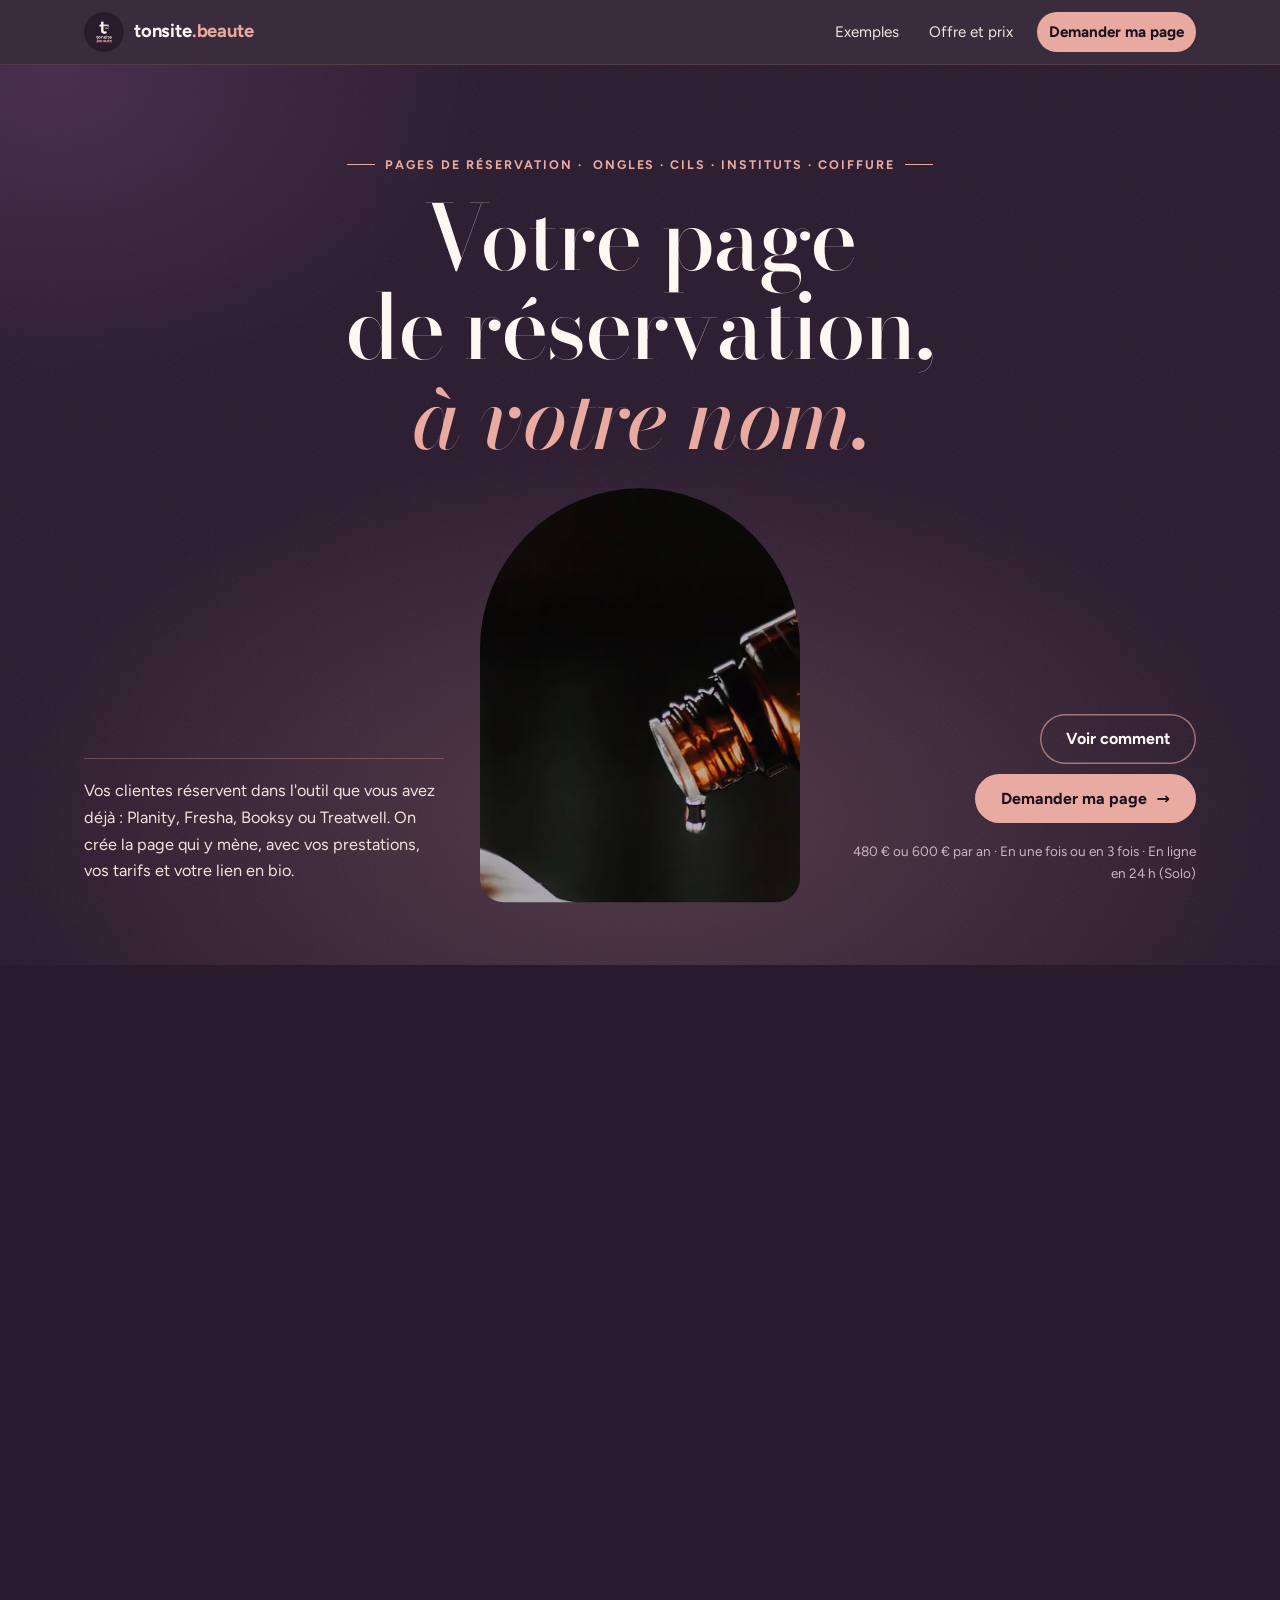
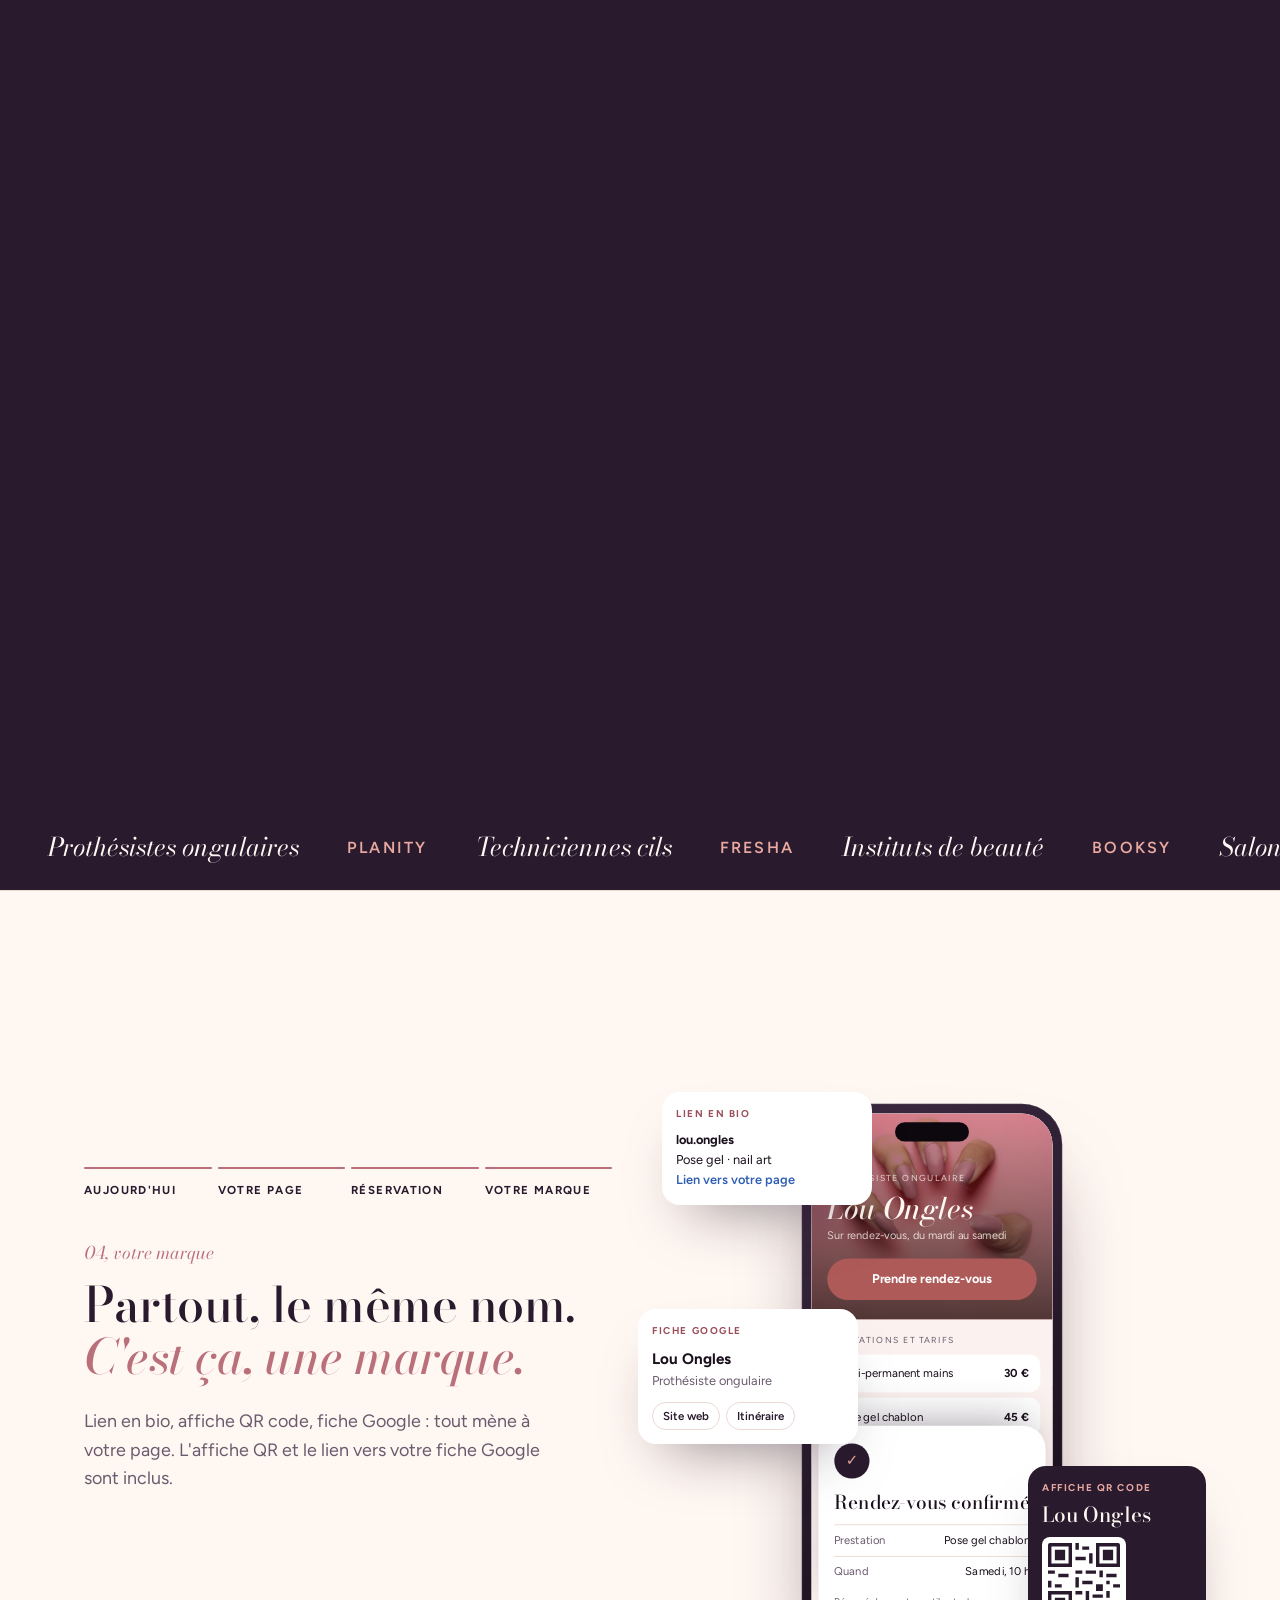
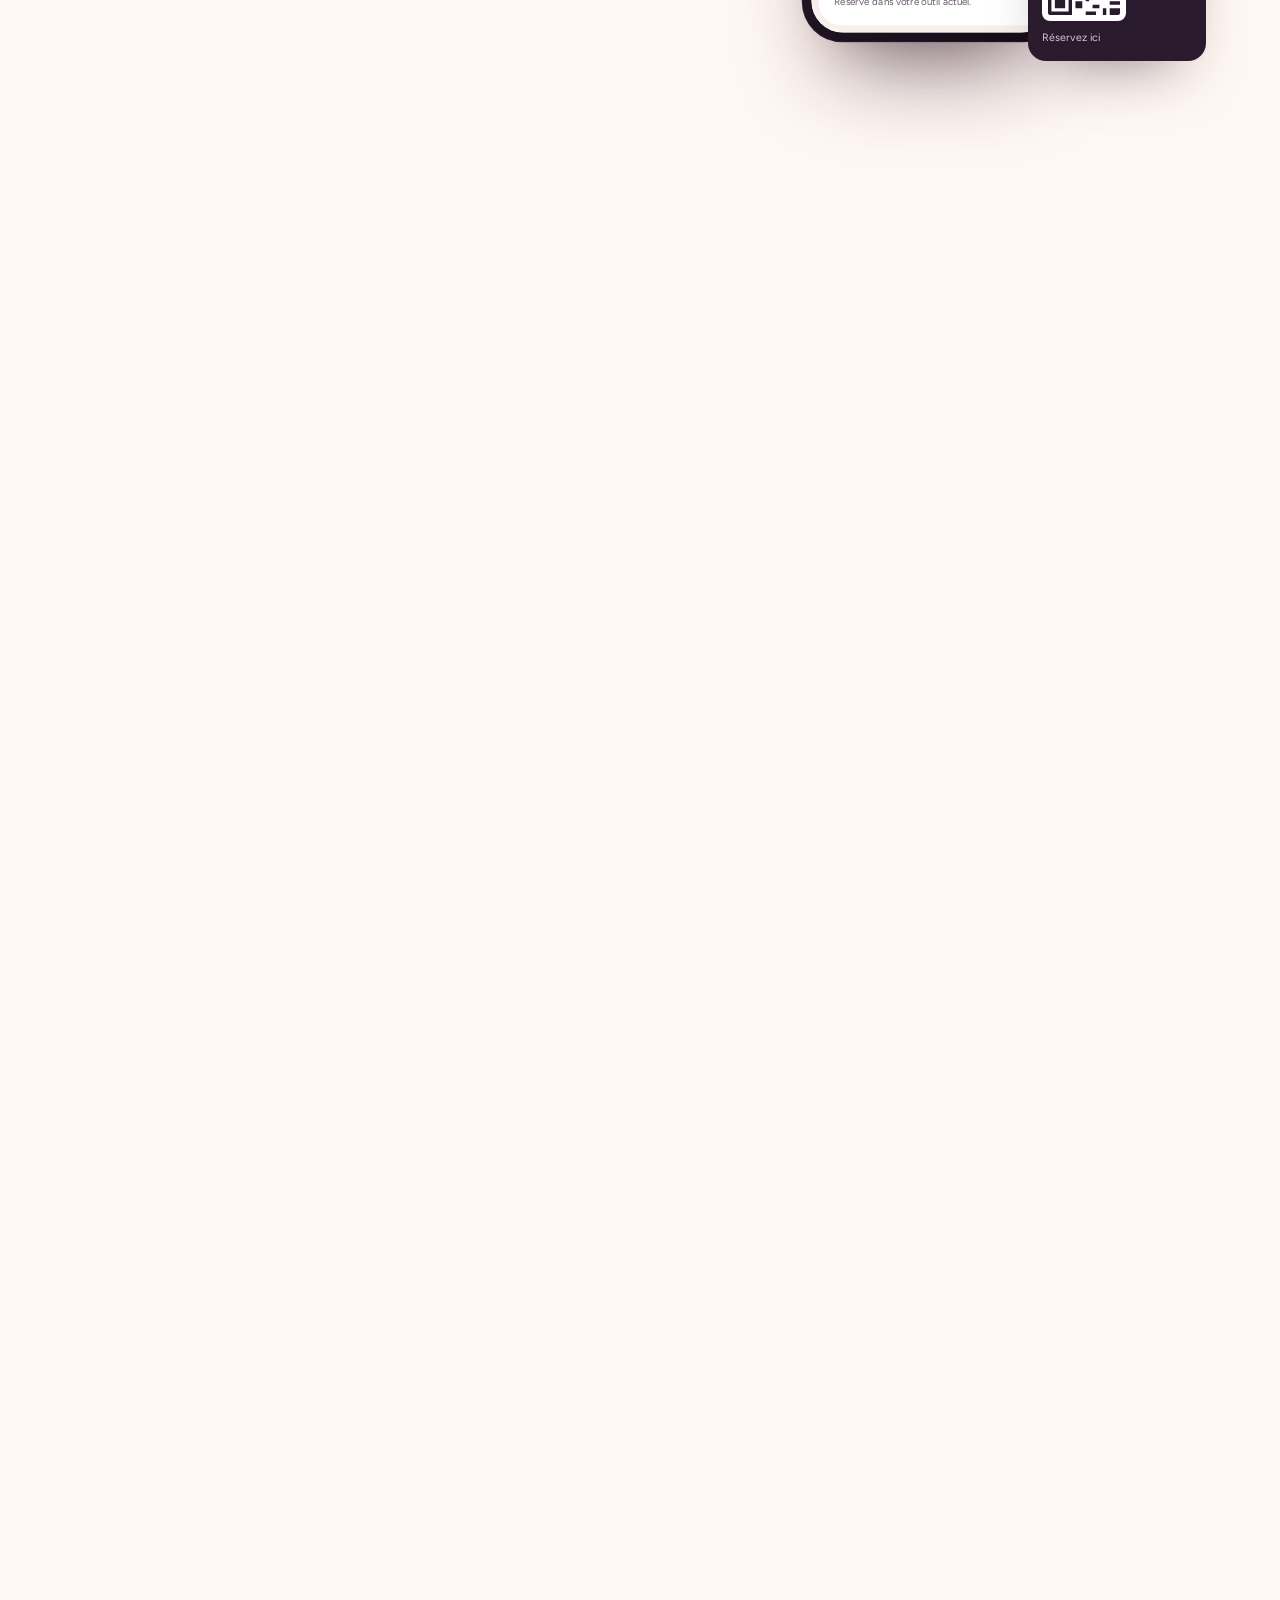
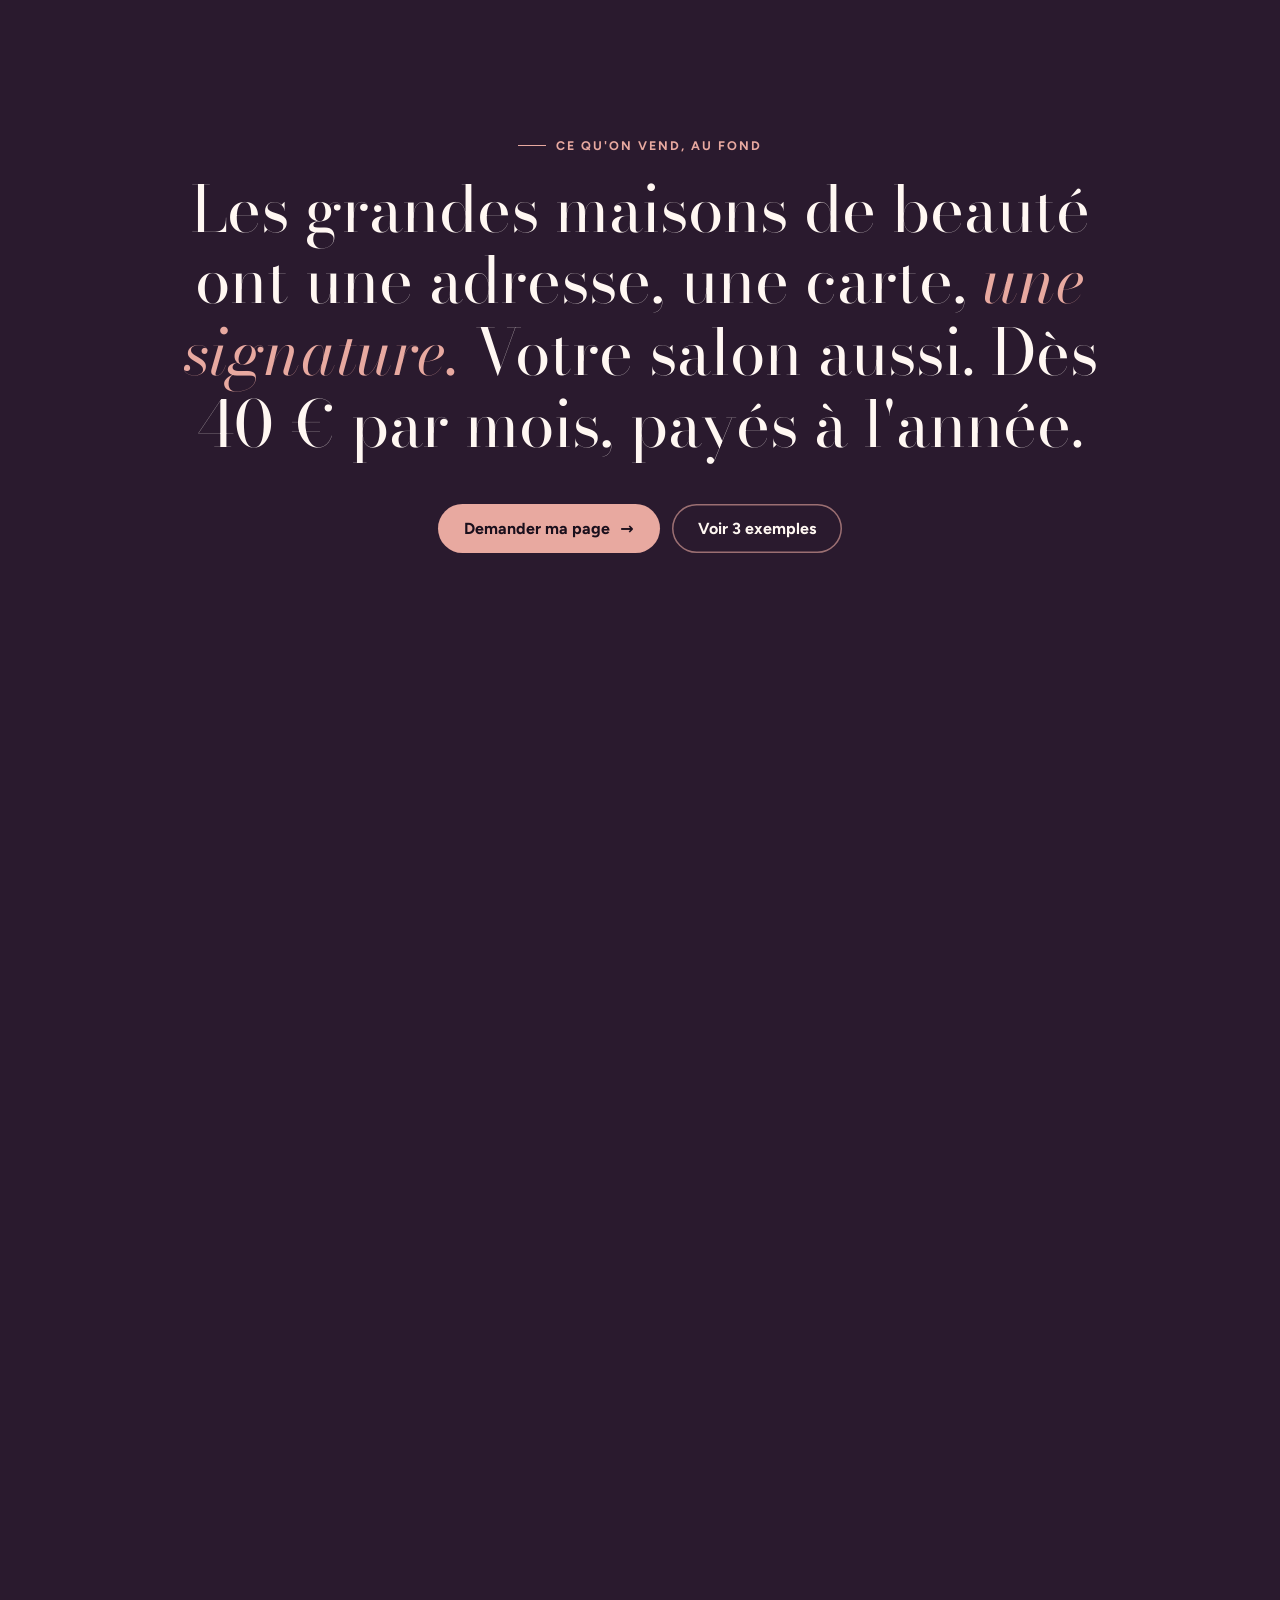
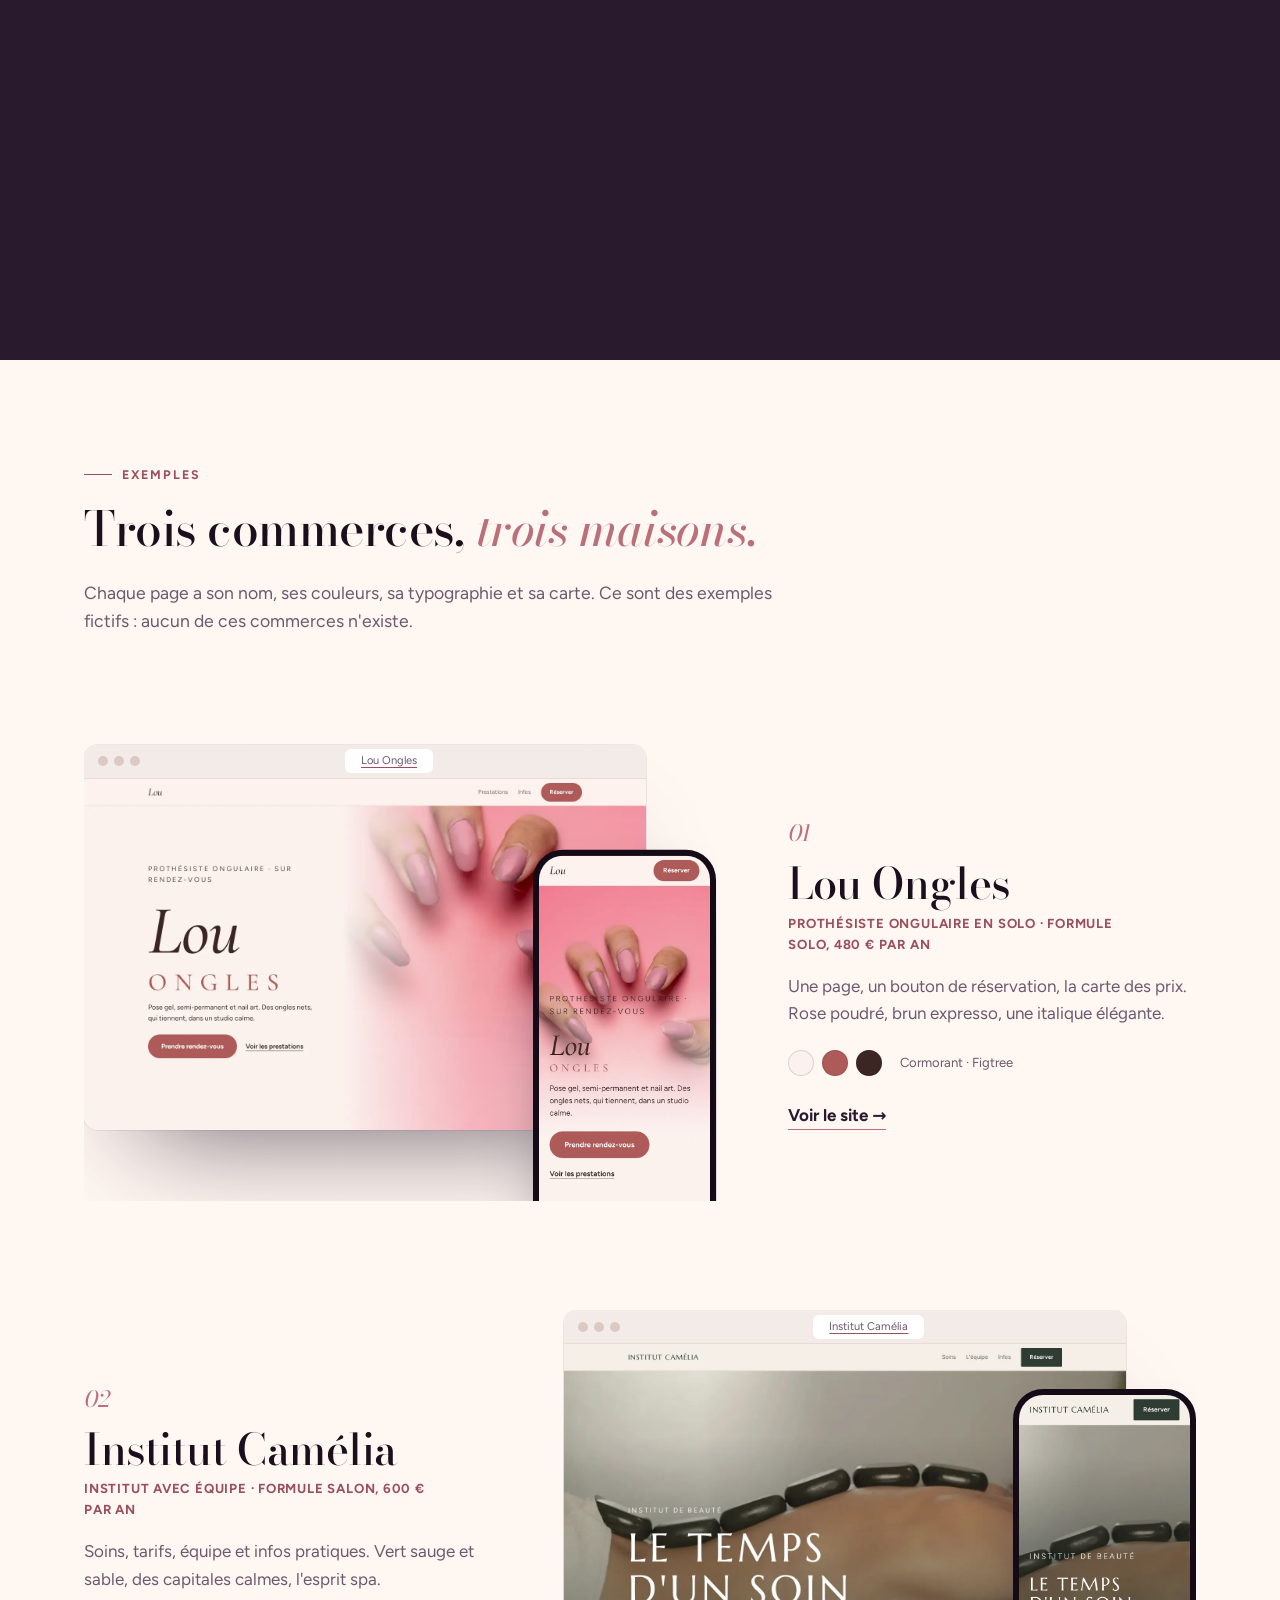
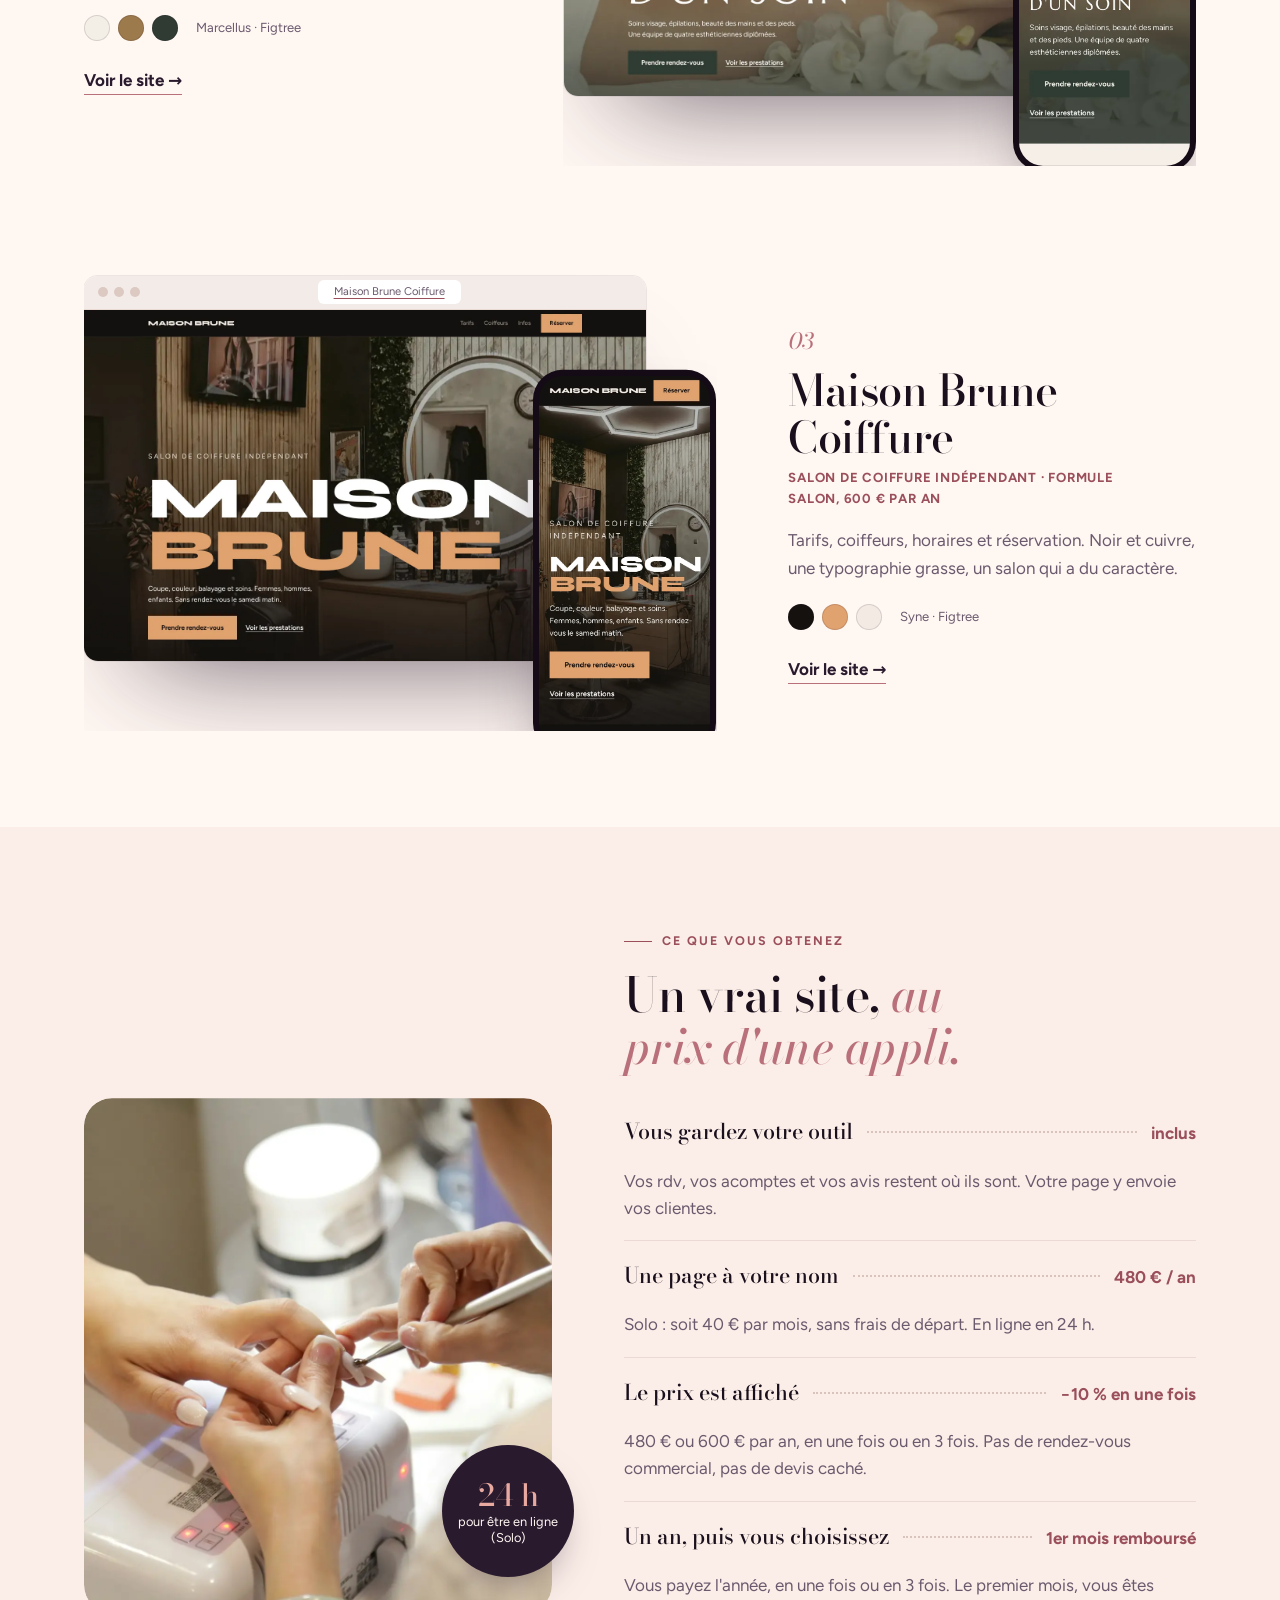
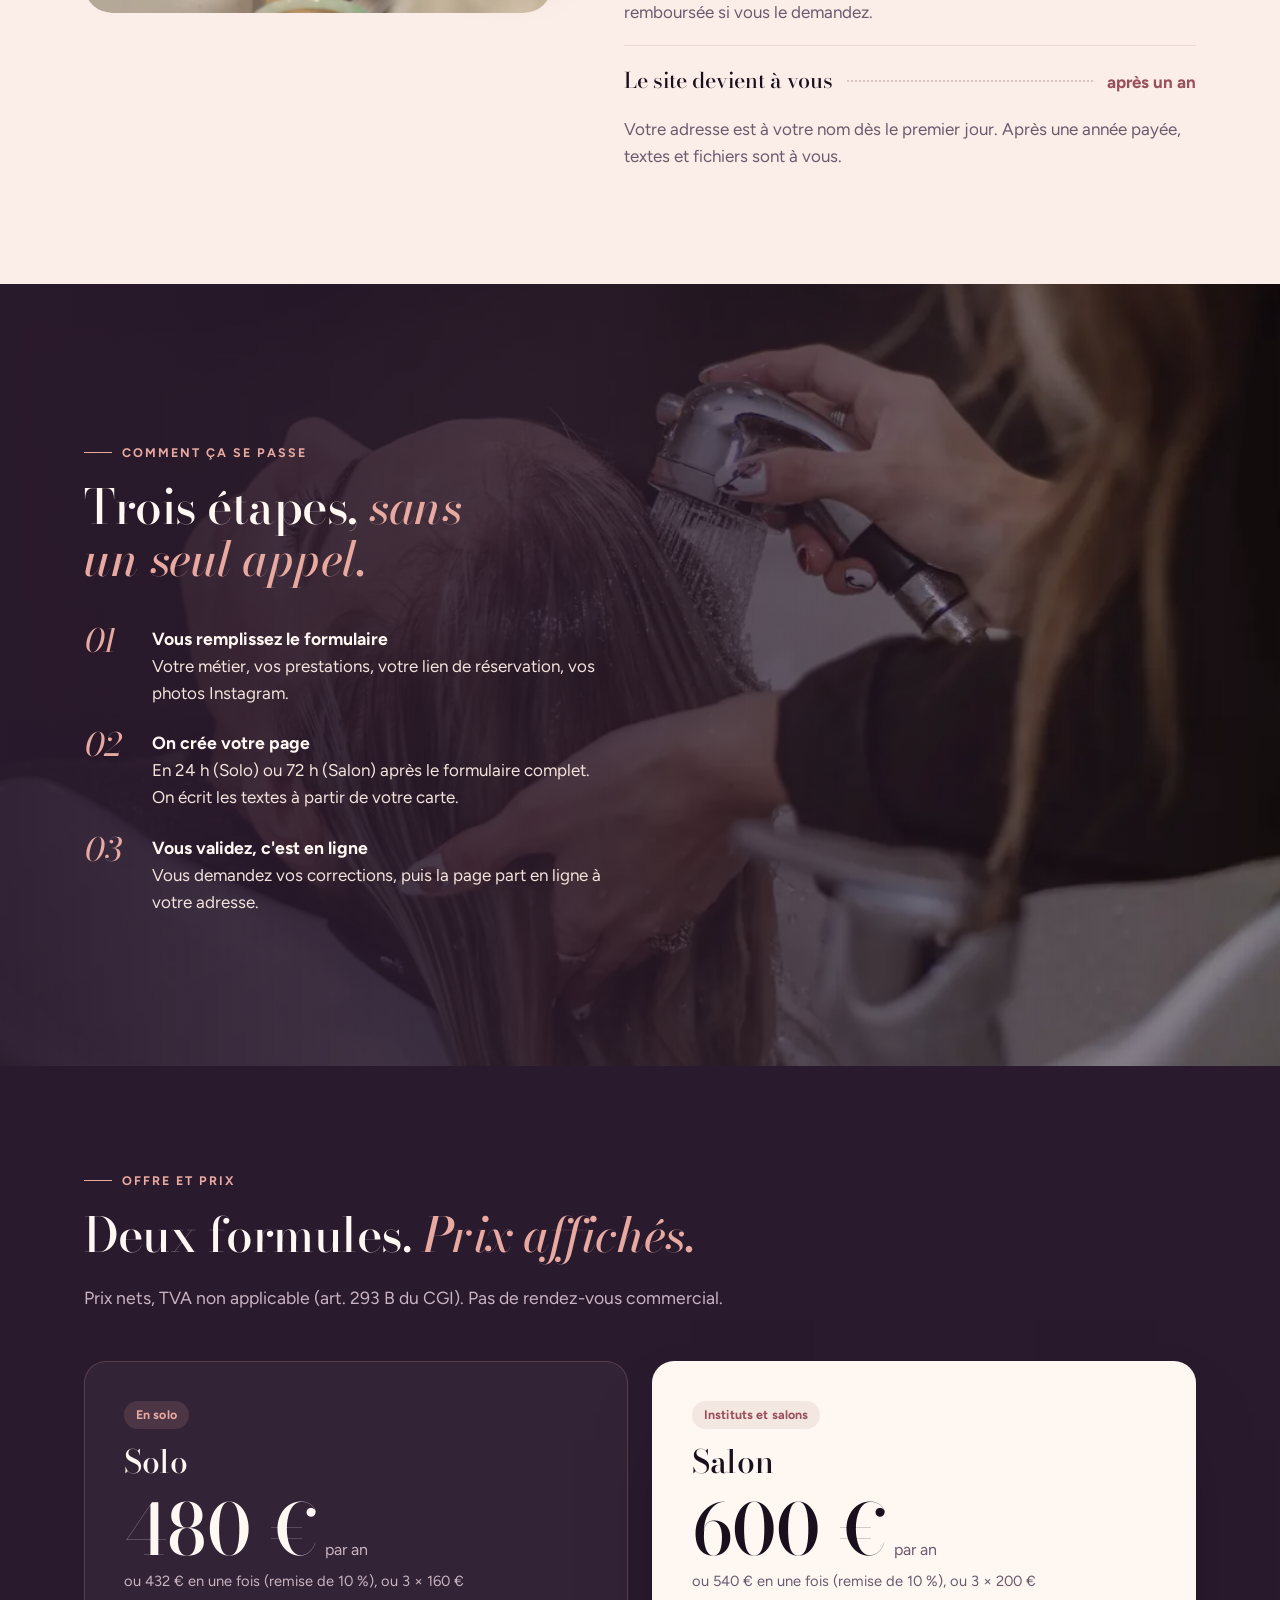
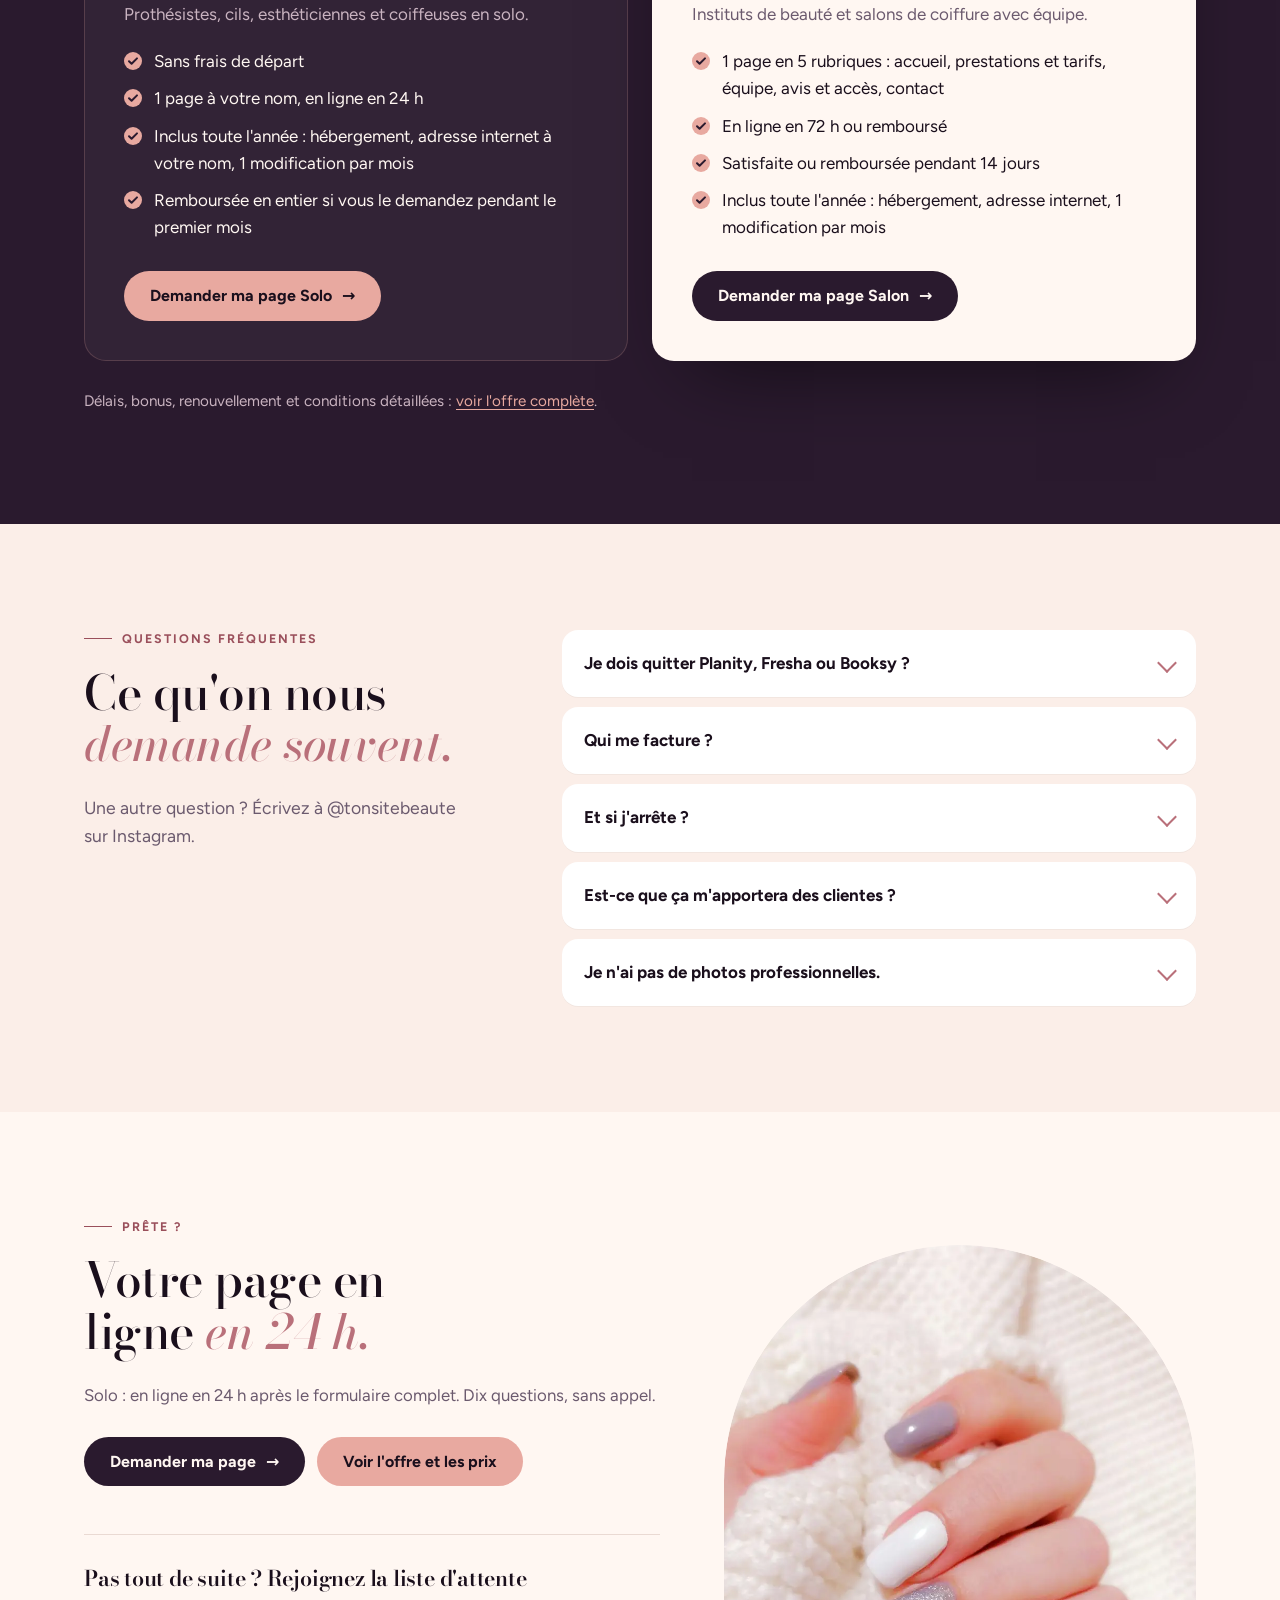
<file: index.html>
<!doctype html> <html lang="fr"> <head> <meta charset="utf-8"> <meta name="viewport" content="width=device-width,initial-scale=1"> <title>tonsite.beaute | Votre page de réservation à votre nom</title> <meta name="description" content="Pages de réservation pour prothésistes ongulaires, techniciennes cils, instituts et salons de coiffure. Vous gardez votre outil. 480 € par an pour une indépendante, 600 € par an pour un salon."> <link rel="canonical" href="https://kamgangharold-ui.github.io/tonsite-beaute/"> <meta property="og:title" content="tonsite.beaute | Votre page de réservation à votre nom"> <meta property="og:description" content="Pages de réservation pour prothésistes ongulaires, techniciennes cils, instituts et salons de coiffure. Vous gardez votre outil. 480 € par an pour une indépendante, 600 € par an pour un salon."> <meta property="og:image" content="https://kamgangharold-ui.github.io/tonsite-beaute/assets/logo-512.png"> <meta property="og:type" content="website"> <link rel="icon" href="assets/favicon-64.png"> <link rel="apple-touch-icon" href="assets/apple-touch-icon.png"> <link rel="preload" href="assets/fonts/bodoni-moda.woff2" as="font" type="font/woff2" crossorigin> <link rel="preload" href="assets/fonts/figtree.woff2" as="font" type="font/woff2" crossorigin> <link rel="preload" href="assets/photos/ouverture.webp" as="image"> <link rel="stylesheet" href="assets/s-XIkf2OWC.css"> <link rel="stylesheet" href="assets/p-p3eeE0mY.css"> <link rel="stylesheet" href="assets/s-jL0dRIYR.css"> <meta name="theme-color" content="#2A1A2E"> <script type="application/ld+json" id="jsonld-tonsite"> {
 "@context": "https://schema.org",
 "@graph": [
  {
   "@type": "Organization",
   "name": "tonsite.beaute",
   "url": "https://kamgangharold-ui.github.io/tonsite-beaute/",
   "logo": "https://kamgangharold-ui.github.io/tonsite-beaute/assets/logo-512.png"
  },
  {
   "@type": "FAQPage",
   "mainEntity": [
    {
     "@type": "Question",
     "name": "Je dois quitter Planity, Fresha ou Booksy ?",
     "acceptedAnswer": {
      "@type": "Answer",
      "text": "Non. Votre page envoie vers votre outil actuel. Vos rdv, vos acomptes et vos avis restent dedans."
     }
    },
    {
     "@type": "Question",
     "name": "Qui me facture ?",
     "acceptedAnswer": {
      "@type": "Answer",
      "text": "Une micro-entreprise (entreprise individuelle), dont l'identité figure dans les mentions légales et sur chaque devis. Les prix sont nets : TVA non applicable, art. 293 B du CGI."
     }
    },
    {
     "@type": "Question",
     "name": "Et si j'arrête ?",
     "acceptedAnswer": {
      "@type": "Answer",
      "text": "Vous payez l'année. Si vous ne renouvelez pas, votre page reste en ligne 30 jours, puis vous recevez gratuitement les fichiers de votre page. Votre adresse internet reste à votre nom."
     }
    },
    {
     "@type": "Question",
     "name": "Est-ce que ça m'apportera des clientes ?",
     "acceptedAnswer": {
      "@type": "Answer",
      "text": "On ne promet pas de nouvelles clientes. On promet une page à votre nom, en ligne à la date dite, qui envoie vers votre réservation."
     }
    },
    {
     "@type": "Question",
     "name": "Je n'ai pas de photos professionnelles.",
     "acceptedAnswer": {
      "@type": "Answer",
      "text": "On part des photos de votre Instagram, avec votre accord écrit."
     }
    }
   ]
  }
 ]
} </script> </head> <body> <a class="skip" href="#contenu">Aller au contenu</a> <header class="site"><div class="wrap"> <a class="brand" href="index.html"><img src="assets/logo-512.png" alt="" width="44" height="44"><span>tonsite<b>.beaute</b></span></a> <nav class="main" aria-label="Menu"><a href="index.html#exemples">Exemples</a><a href="offre.html">Offre et prix</a><a href="contact.html">Demander ma page</a></nav> </div></header> <main id="contenu"> <section class="h-scene" data-scene> <div class="h-pin"> <div class="h-photo" data-r=".05 .62"><img src="assets/photos/ouverture.webp" alt="Main qui verse une goutte d'huile de soin, sur fond sombre" width="2400" height="1500" fetchpriority="high"></div> <div class="h-head" data-r="0 .3"> <span class="eyebrow"><span class="hide-m">Pages de réservation · </span>Ongles · Cils · Instituts · Coiffure</span> <h1>Votre page de réservation, <em>à votre nom.</em></h1> </div> <div class="h-side h-left" data-r="0 .3"> <p>Vos clientes réservent dans l'outil que vous avez déjà : Planity, Fresha, Booksy ou Treatwell. On crée la page qui y mène, avec vos prestations, vos tarifs et votre lien en bio.</p> </div> <div class="h-side h-right" data-r="0 .3"> <div class="ctas"><a class="btn ghost" href="#histoire">Voir comment</a><a class="btn" href="contact.html">Demander ma page <span class="arr" aria-hidden="true">→</span></a></div> <p class="h-facts">480 € ou 600 € par an · En une fois ou en 3 fois · En ligne en 24 h (Solo)</p> </div> <div class="h-line" data-r=".5 .8" aria-hidden="true"><p><small>tonsite.beaute</small>Votre talent mérite une vitrine <em>à sa hauteur.</em></p></div> <div class="cue" data-r="0 .08" aria-hidden="true">Défiler</div> </div> </section> <div class="ribbon" aria-hidden="true"><div class="track"> <span>Prothésistes ongulaires</span><span>Planity</span><span>Techniciennes cils</span><span>Fresha</span><span>Instituts de beauté</span><span>Booksy</span><span>Salons de coiffure</span><span>Treatwell</span> <span>Prothésistes ongulaires</span><span>Planity</span><span>Techniciennes cils</span><span>Fresha</span><span>Instituts de beauté</span><span>Booksy</span><span>Salons de coiffure</span><span>Treatwell</span> </div></div> <section class="story" id="histoire" data-scene data-steps=".24 .5 .74"> <div class="st-pin"> <div> <ol class="st-rail" aria-hidden="true"><li>Aujourd'hui</li><li>Votre page</li><li>Réservation</li><li>Votre marque</li></ol> <div class="st-steps"> <div class="st-step"><span class="num">01, aujourd'hui</span><h2>Elles vous trouvent sur Instagram. <em>Puis elles demandent.</em></h2><p>C'est combien la pose ? Tu es où ? Tu as de la place samedi ? Les mêmes questions, chaque jour, dans vos messages.</p></div> <div class="st-step"><span class="num">02, votre page</span><h2>Une page à votre nom. <em>Les réponses avant la question.</em></h2><p>Vos prestations, vos tarifs, vos photos, votre adresse. On l'écrit à partir de votre carte. En ligne en 24 h pour la formule Solo.</p></div> <div class="st-step"><span class="num">03, la réservation</span><h2>Elle réserve. <em>Dans votre outil.</em></h2><p>Le bouton ouvre Planity, Fresha, Booksy ou Treatwell. Vos rdv, vos acomptes et vos avis restent où ils sont. Vous ne changez rien.</p></div> <div class="st-step"><span class="num">04, votre marque</span><h2>Partout, le même nom. <em>C'est ça, une marque.</em></h2><p>Lien en bio, affiche QR code, fiche Google : tout mène à votre page. L'affiche QR et le lien vers votre fiche Google sont inclus.</p></div> </div> </div> <div class="st-stage"><div class="st-inner"> <div class="st-dm dm1" aria-hidden="true"><i>C</i><div><small>Message</small>Coucou ! C'est combien la pose gel ?</div></div> <div class="st-dm dm2" aria-hidden="true"><i>M</i><div><small>Message</small>Tu as de la place samedi ?</div></div> <div class="st-dm dm3" aria-hidden="true"><i>S</i><div><small>Message</small>Tu es où exactement ?</div></div> <div class="st-phone" role="img" aria-label="La page de Lou Ongles sur un téléphone"> <div class="st-screen"> <div class="l-insta" aria-hidden="true"> <div class="handle">lou.ongles</div> <div class="row"><div class="av"><span></span></div><div class="who"><b>Lou</b>Prothésiste ongulaire</div></div> <p class="bio">Pose gel · semi-permanent · nail art<br><span>Sur rendez-vous. Prix en DM.</span></p> <div class="grid9"><i class="g1"></i><i class="g2"></i><i class="g3"></i><i class="g4"></i><i class="g5"></i><i class="g6"></i></div> </div> <div class="l-page" aria-hidden="true"> <div class="lp-top"><small>Prothésiste ongulaire</small><b>Lou Ongles</b><div class="city">Sur rendez-vous, du mardi au samedi</div><div class="lp-btn">Prendre rendez-vous</div></div> <div class="lp-body"><p class="h">Prestations et tarifs</p> <div class="lp-row"><span>Semi-permanent mains</span><span>30 €</span></div> <div class="lp-row"><span>Pose gel chablon</span><span>45 €</span></div> <div class="lp-row"><span>Remplissage</span><span>35 €</span></div> <div class="lp-row"><span>Dépose</span><span>15 €</span></div> </div> </div> <div class="l-booked" aria-hidden="true"><div class="ok">✓</div><b>Rendez-vous confirmé</b> <div class="ln"><span>Prestation</span><span>Pose gel chablon</span></div> <div class="ln"><span>Quand</span><span>Samedi, 10 h</span></div> <p>Réservé dans votre outil actuel.</p></div> </div> </div> <div class="st-card c-bio" aria-hidden="true"><span class="lab">Lien en bio</span><b>lou.ongles</b>Pose gel · nail art<br><span class="lk">Lien vers votre page</span></div> <div class="st-card c-g" aria-hidden="true"><span class="lab">Fiche Google</span><b>Lou Ongles</b><div class="who">Prothésiste ongulaire</div><div class="acts"><span>Site web</span><span>Itinéraire</span></div></div> <div class="st-card c-qr" aria-hidden="true"><span class="lab">Affiche QR code</span><b>Lou Ongles</b> <svg viewBox="0 0 21 21" aria-hidden="true"><path fill="#2A1A2E" d="M0 0h7v7H0zM1 1v5h5V1zM2 2h3v3H2zM14 0h7v7h-7zm1 1v5h5V1zm1 1h3v3h-3zM0 14h7v7H0zm1 1v5h5v-5zm1 1h3v3H2zM8 0h1v2H8zm2 1h2v1h-2zm-2 3h3v1H8zm4-1h1v3h-1zM8 8h2v1H8zm3 0h3v1h-3zm4 0h1v2h-1zm2 1h3v1h-3zM0 8h2v1H0zm3 1h3v1H3zm-3 2h1v2H0zm2 1h2v1H2zm6-2h1v3H8zm2 1h3v1h-3zm4 1h2v2h-2zm3-1h1v1h-1zm2 1h2v1h-2zM8 14h2v1H8zm3 0h1v3h-1zm2 1h3v1h-3zm4-1h1v2h-1zm1 3h3v1h-3zM8 17h2v2H8zm5 1h2v1h-2zm-2 2h3v1h-3zm5-1h1v2h-1zm2 0h3v2h-3z"/></svg> <small>Réservez ici</small></div> </div></div> </div> </section> <section class="manifesto" data-scene> <div class="mf-pin"><div class="inner"> <span class="eyebrow" style="color:var(--rose)">Ce qu'on vend, au fond</span> <p class="mf-text" data-words>Les grandes maisons de beauté ont une adresse, une carte, <em>une signature.</em> Votre salon aussi. Dès 40 € par mois, payés à l'année.</p> <div class="mf-cta" data-r=".78 .95"><a class="btn" href="contact.html">Demander ma page <span class="arr" aria-hidden="true">→</span></a><a class="btn ghost" href="#exemples">Voir 3 exemples</a></div> </div></div> </section> <section id="exemples" class="cases"><div class="wrap"> <div class="head reveal"><span class="eyebrow">Exemples</span> <h2>Trois commerces, <em>trois maisons.</em></h2> <p>Chaque page a son nom, ses couleurs, sa typographie et sa carte. Ce sont des exemples fictifs : aucun de ces commerces n'existe.</p></div> <article class="case"> <a class="shots unveil" href="demos/ongles.html" aria-label="Voir l'exemple Lou Ongles" tabindex="-1"> <div class="browser"><div class="bar" aria-hidden="true"><i></i><i></i><i></i><span>Lou Ongles</span></div><img src="assets/shots/ongles-desktop.webp" alt="" width="1440" height="900" loading="lazy"></div> <div class="phone-shot" data-px="-.05"><img src="assets/shots/ongles-mobile.webp" alt="" width="540" height="1169" loading="lazy"></div> </a> <div class="case-txt reveal"><span class="num">01</span><h3>Lou Ongles</h3><p class="meta">Prothésiste ongulaire en solo · Formule Solo, 480 € par an</p><p>Une page, un bouton de réservation, la carte des prix. Rose poudré, brun expresso, une italique élégante.</p> <div class="swatches" aria-hidden="true"><i style="background:#fbf2ef"></i><i style="background:#ae5a58"></i><i style="background:#3b2623"></i><span>Cormorant · Figtree</span></div> <a class="go" href="demos/ongles.html">Voir le site <span class="arr" aria-hidden="true">→</span></a></div> </article> <article class="case"> <a class="shots unveil" href="demos/institut.html" aria-label="Voir l'exemple Institut Camélia" tabindex="-1"> <div class="browser"><div class="bar" aria-hidden="true"><i></i><i></i><i></i><span>Institut Camélia</span></div><img src="assets/shots/institut-desktop.webp" alt="" width="1440" height="900" loading="lazy"></div> <div class="phone-shot" data-px="-.05"><img src="assets/shots/institut-mobile.webp" alt="" width="540" height="1169" loading="lazy"></div> </a> <div class="case-txt reveal"><span class="num">02</span><h3>Institut Camélia</h3><p class="meta">Institut avec équipe · Formule Salon, 600 € par an</p><p>Soins, tarifs, équipe et infos pratiques. Vert sauge et sable, des capitales calmes, l'esprit spa.</p> <div class="swatches" aria-hidden="true"><i style="background:#f4efe6"></i><i style="background:#9c7a4b"></i><i style="background:#2f3b33"></i><span>Marcellus · Figtree</span></div> <a class="go" href="demos/institut.html">Voir le site <span class="arr" aria-hidden="true">→</span></a></div> </article> <article class="case"> <a class="shots unveil" href="demos/coiffure.html" aria-label="Voir l'exemple Maison Brune Coiffure" tabindex="-1"> <div class="browser"><div class="bar" aria-hidden="true"><i></i><i></i><i></i><span>Maison Brune Coiffure</span></div><img src="assets/shots/coiffure-desktop.webp" alt="" width="1440" height="900" loading="lazy"></div> <div class="phone-shot" data-px="-.05"><img src="assets/shots/coiffure-mobile.webp" alt="" width="540" height="1169" loading="lazy"></div> </a> <div class="case-txt reveal"><span class="num">03</span><h3>Maison Brune Coiffure</h3><p class="meta">Salon de coiffure indépendant · Formule Salon, 600 € par an</p><p>Tarifs, coiffeurs, horaires et réservation. Noir et cuivre, une typographie grasse, un salon qui a du caractère.</p> <div class="swatches" aria-hidden="true"><i style="background:#14110f"></i><i style="background:#e0a26f"></i><i style="background:#f3ebe3"></i><span>Syne · Figtree</span></div> <a class="go" href="demos/coiffure.html">Voir le site <span class="arr" aria-hidden="true">→</span></a></div> </article> </div></section> <section class="alt"><div class="wrap split"> <div class="pic"><div class="unveil" style="border-radius:28px;overflow:hidden"><img src="assets/photos/ongles-atelier.webp" alt="Prothésiste ongulaire au travail sur une pose" width="1000" height="1100" loading="lazy"></div> <div class="stamp"><span><b>24 h</b>pour être en ligne (Solo)</span></div></div> <div class="list reveal"><span class="eyebrow">Ce que vous obtenez</span> <h2>Un vrai site, <em>au prix d'une appli.</em></h2> <dl> <div class="item"><dt>Vous gardez votre outil</dt><span class="leader" aria-hidden="true"></span><span class="val">inclus</span><dd>Vos rdv, vos acomptes et vos avis restent où ils sont. Votre page y envoie vos clientes.</dd></div> <div class="item"><dt>Une page à votre nom</dt><span class="leader" aria-hidden="true"></span><span class="val">480 € / an</span><dd>Solo : soit 40 € par mois, sans frais de départ. En ligne en 24 h.</dd></div> <div class="item"><dt>Le prix est affiché</dt><span class="leader" aria-hidden="true"></span><span class="val">−10 % en une fois</span><dd>480 € ou 600 € par an, en une fois ou en 3 fois. Pas de rendez-vous commercial, pas de devis caché.</dd></div> <div class="item"><dt>Un an, puis vous choisissez</dt><span class="leader" aria-hidden="true"></span><span class="val">1er mois remboursé</span><dd>Vous payez l'année, en une fois ou en 3 fois. Le premier mois, vous êtes remboursée si vous le demandez.</dd></div> <div class="item"><dt>Le site devient à vous</dt><span class="leader" aria-hidden="true"></span><span class="val">après un an</span><dd>Votre adresse est à votre nom dès le premier jour. Après une année payée, textes et fichiers sont à vous.</dd></div> </dl> </div> </div></section> <section class="bleed"><img src="assets/photos/coiffure-bac.webp" alt="" width="1800" height="900" loading="lazy" data-px="-.12"><div class="wrap"> <span class="eyebrow" style="color:var(--rose)">Comment ça se passe</span> <h2>Trois étapes, <em>sans un seul appel.</em></h2> <ol class="steps"> <li><div><b>Vous remplissez le formulaire</b><span>Votre métier, vos prestations, votre lien de réservation, vos photos Instagram.</span></div></li> <li><div><b>On crée votre page</b><span>En 24 h (Solo) ou 72 h (Salon) après le formulaire complet. On écrit les textes à partir de votre carte.</span></div></li> <li><div><b>Vous validez, c'est en ligne</b><span>Vous demandez vos corrections, puis la page part en ligne à votre adresse.</span></div></li> </ol> </div></section> <section class="dark"><div class="wrap"> <div class="head reveal"><span class="eyebrow" style="color:var(--rose)">Offre et prix</span> <h2>Deux formules. <em>Prix affichés.</em></h2> <p>Prix nets, TVA non applicable (art. 293 B du CGI). Pas de rendez-vous commercial.</p></div> <div class="plans"> <div class="plan reveal"><span class="tag">En solo</span><h3>Solo</h3> <div class="amount">480 €<small>par an</small></div> <p class="split-pay">ou 432 € en une fois (remise de 10 %), ou 3 × 160 €</p> <p class="for">Prothésistes, cils, esthéticiennes et coiffeuses en solo.</p> <ul><li>Sans frais de départ</li><li>1 page à votre nom, en ligne en 24 h</li><li>Inclus toute l'année : hébergement, adresse internet à votre nom, 1 modification par mois</li><li>Remboursée en entier si vous le demandez pendant le premier mois</li></ul> <a class="btn" href="contact.html?formule=solo">Demander ma page Solo <span class="arr" aria-hidden="true">→</span></a></div> <div class="plan featured reveal"><span class="tag">Instituts et salons</span><h3>Salon</h3> <div class="amount">600 €<small>par an</small></div> <p class="split-pay">ou 540 € en une fois (remise de 10 %), ou 3 × 200 €</p> <p class="for">Instituts de beauté et salons de coiffure avec équipe.</p> <ul><li>1 page en 5 rubriques : accueil, prestations et tarifs, équipe, avis et accès, contact</li><li>En ligne en 72 h ou remboursé</li><li>Satisfaite ou remboursée pendant 14 jours</li><li>Inclus toute l'année : hébergement, adresse internet, 1 modification par mois</li></ul> <a class="btn dark" href="contact.html?formule=salon">Demander ma page Salon <span class="arr" aria-hidden="true">→</span></a></div> </div> <p class="plans-foot">Délais, bonus, renouvellement et conditions détaillées : <a href="offre.html">voir l'offre complète</a>.</p> </div></section> <section class="alt"><div class="wrap faq"> <div class="head reveal"><span class="eyebrow">Questions fréquentes</span> <h2>Ce qu'on nous <em>demande souvent.</em></h2> <p>Une autre question ? Écrivez à @tonsitebeaute sur Instagram.</p></div> <div> <details><summary>Je dois quitter Planity, Fresha ou Booksy ?</summary><p>Non. Votre page envoie vers votre outil actuel. Vos rdv, vos acomptes et vos avis restent dedans.</p></details> <details><summary>Qui me facture ?</summary><p>Une micro-entreprise (entreprise individuelle), dont l'identité figure dans les <a href="mentions-legales.html">mentions légales</a> et sur chaque devis. Les prix sont nets : TVA non applicable, art. 293 B du CGI.</p></details> <details><summary>Et si j'arrête ?</summary><p>Vous payez l'année. Si vous ne renouvelez pas, votre page reste en ligne 30 jours, puis vous recevez gratuitement les fichiers de votre page. Votre adresse internet reste à votre nom.</p></details> <details><summary>Est-ce que ça m'apportera des clientes ?</summary><p>On ne promet pas de nouvelles clientes. On promet une page à votre nom, en ligne à la date dite, qui envoie vers votre réservation.</p></details> <details><summary>Je n'ai pas de photos professionnelles.</summary><p>On part des photos de votre Instagram, avec votre accord écrit.</p></details> </div> </div></section> <section id="liste-attente"><div class="wrap close2"> <div class="reveal"> <span class="eyebrow">Prête ?</span> <h2>Votre page en ligne <em>en 24 h.</em></h2> <p class="note" style="font-size:1.05rem">Solo : en ligne en 24 h après le formulaire complet. Dix questions, sans appel.</p> <div class="ctas"><a class="btn dark" href="contact.html">Demander ma page <span class="arr" aria-hidden="true">→</span></a><a class="btn" href="offre.html">Voir l'offre et les prix</a></div> <div class="wait"> <h3>Pas tout de suite ? Rejoignez la liste d'attente</h3> <p>Laissez votre métier et votre ville. On vous répond par e-mail, sans appel et sans engagement.</p> <p><a class="btn dark" href="mailto:tonsitebeaute@gmail.com?subject=Liste%20d%27attente%20tonsite.beaute&amp;body=M%C3%A9tier%20%3A%20%0AVille%20%3A%20%0AInstagram%20ou%20TikTok%20%3A%20%0A">Rejoindre la liste d'attente</a></p> <p class="note">Votre messagerie s'ouvre avec un message déjà écrit, vous l'envoyez vous-même. Vous pouvez aussi écrire à @tonsitebeaute sur Instagram.</p> </div> </div> <div class="pic unveil" style="border-radius:999px 999px 28px 28px;overflow:hidden"><img src="assets/photos/ongles-mauve.webp" alt="Main aux ongles mauves et pailletés sur un pull en laine" width="900" height="1000" loading="lazy"></div> </div></section> </main> <script src="assets/s-BPUJOgHn.js"></script> <footer class="site"><div class="wrap"> <div><strong>tonsite.beaute</strong><br>Sites de réservation pour instituts, ongleries, cils et salons de coiffure.<br> Service vendu et facturé par une micro-entreprise (EI), identifiée dans les <a href="mentions-legales.html">mentions légales</a>.<br>TVA non applicable, art. 293 B du CGI.</div> <div><a href="mentions-legales.html">Mentions légales</a><br><a href="cgv.html">Conditions générales de vente</a><br> <a href="confidentialite.html">Confidentialité</a><br><a href="contact.html">Contact</a></div> <div><a href="https://www.instagram.com/tonsitebeaute/" rel="me">Instagram @tonsitebeaute</a><br><a href="https://www.tiktok.com/@tonsitebeaute" rel="me">TikTok @tonsitebeaute</a><br> Ce site ne dépose aucun cookie et ne contient aucun traceur.<br>Mis à jour le 24 octobre 2026.<br><span class="credit">Photos d'illustration : Unsplash.</span></div> </div></footer> </body> </html>
</file>
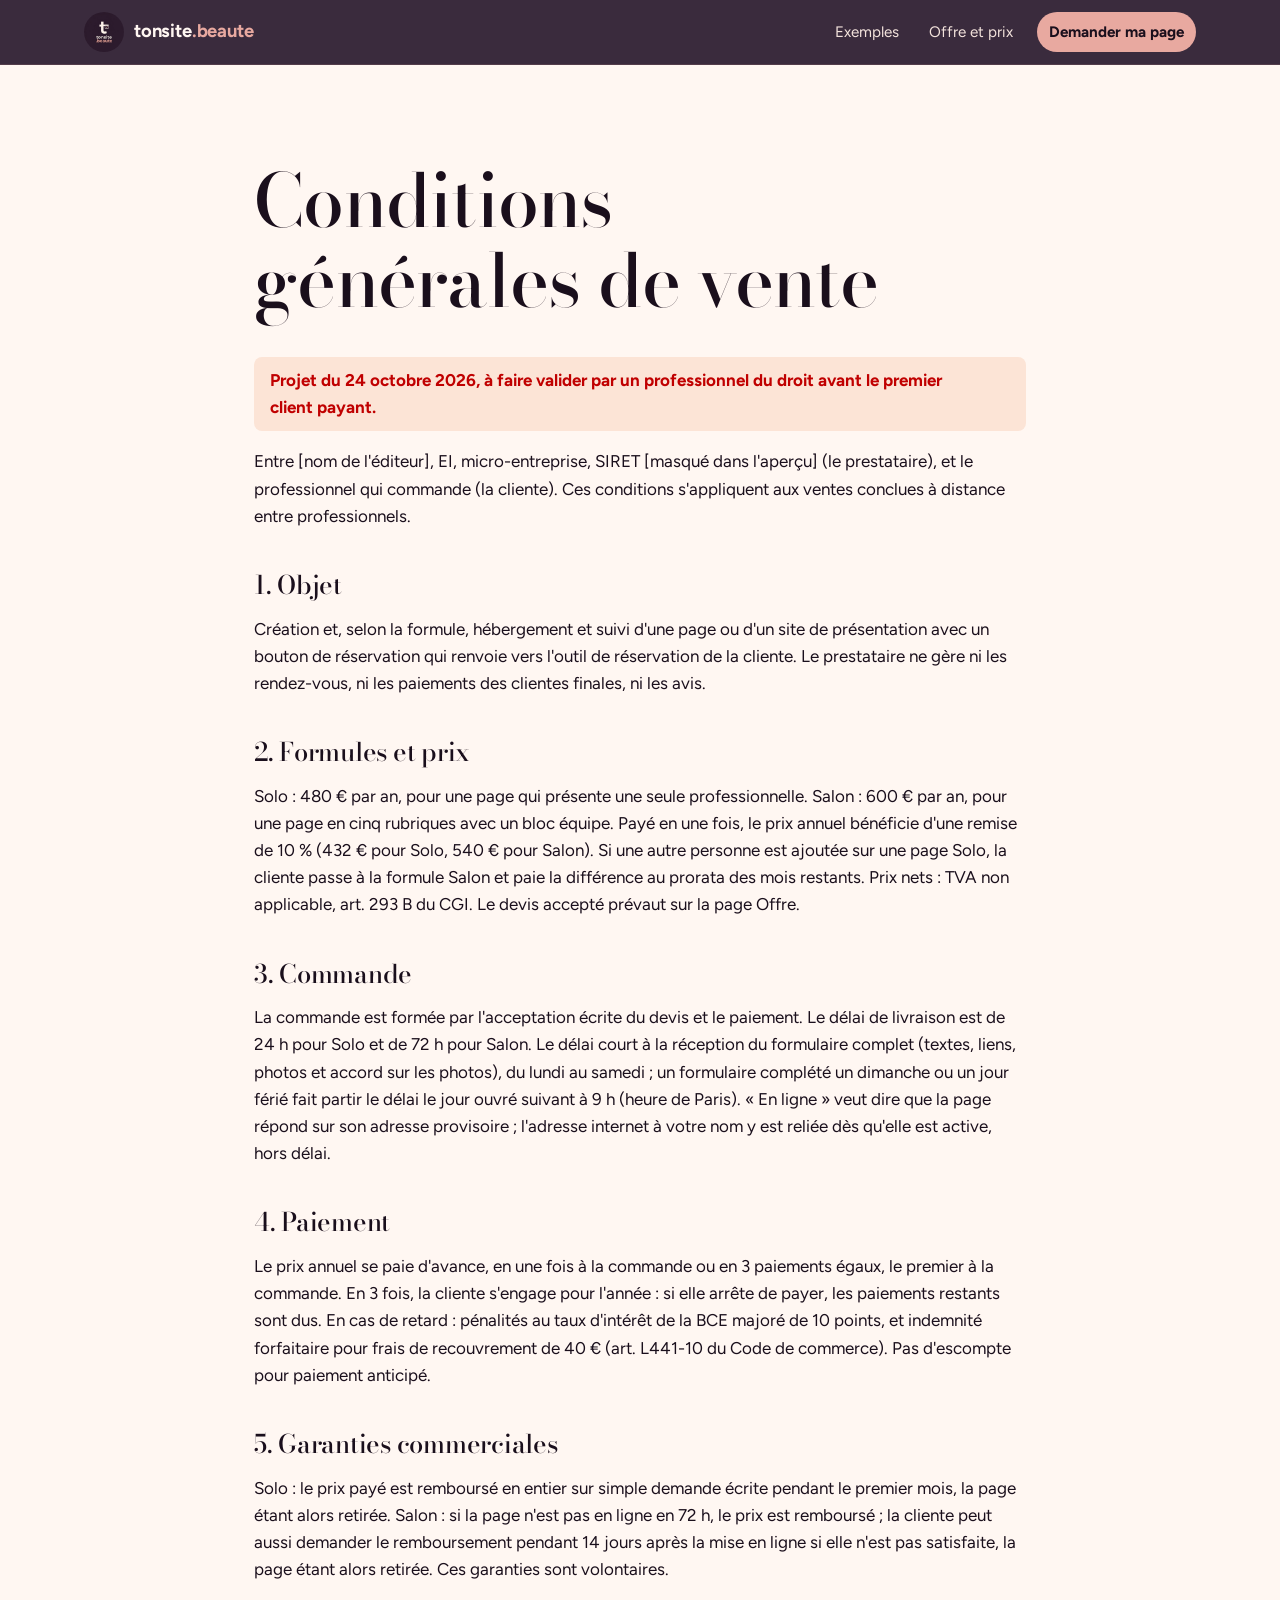
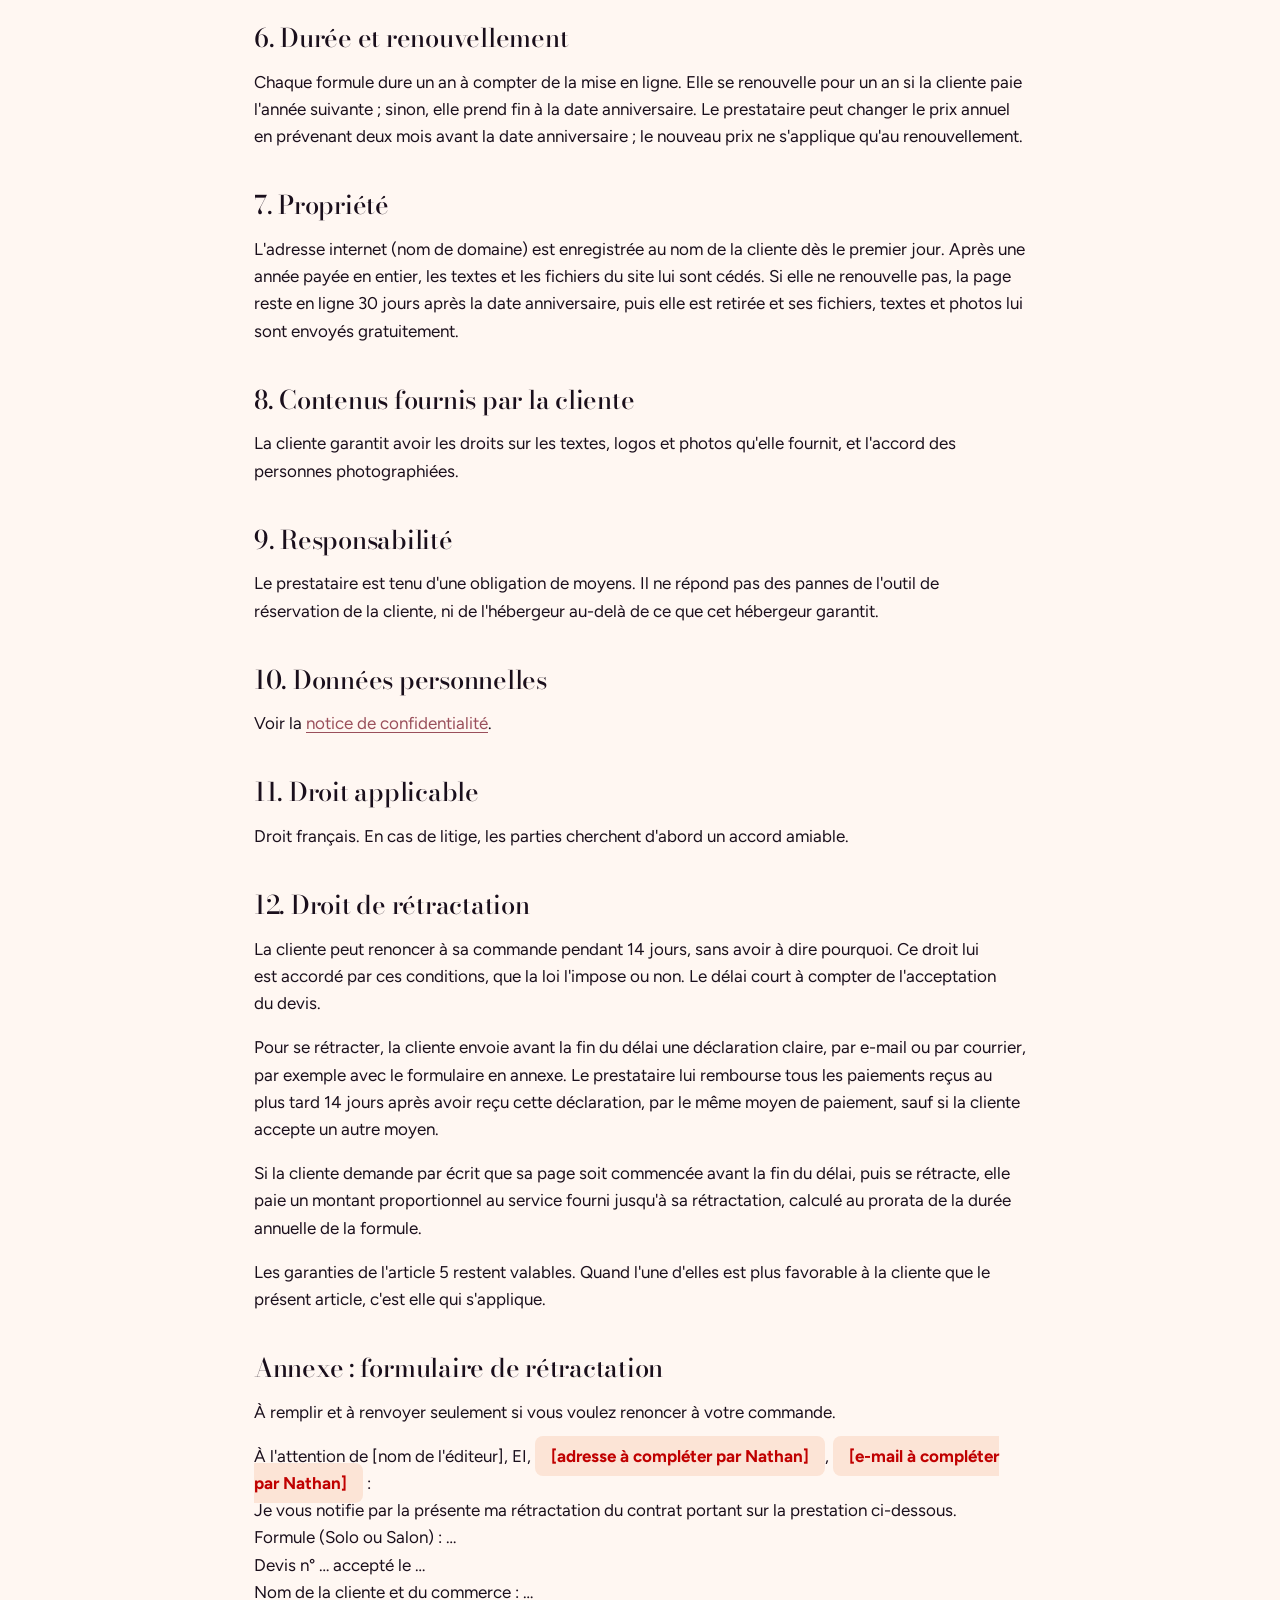
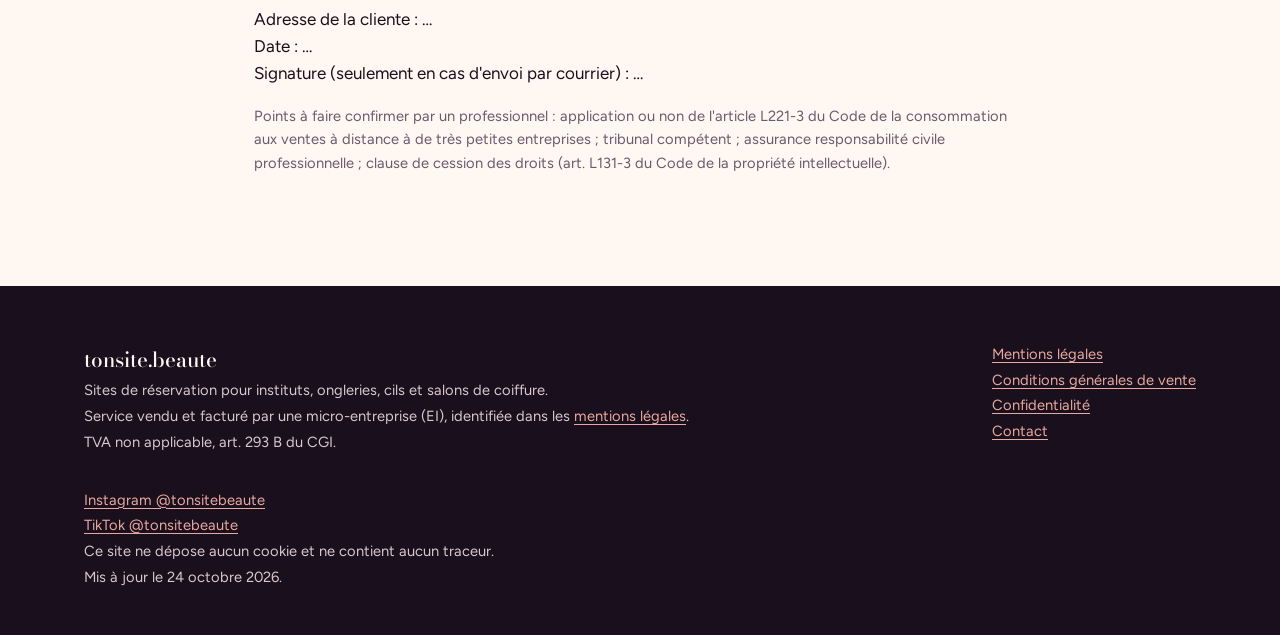
<file: cgv.html>
<!doctype html> <html lang="fr"> <head> <meta charset="utf-8"> <meta name="viewport" content="width=device-width,initial-scale=1"> <title>Conditions générales de vente | tonsite.beaute</title> <meta name="description" content="Conditions générales de vente entre professionnels."> <link rel="canonical" href="https://kamgangharold-ui.github.io/tonsite-beaute/cgv.html"> <meta property="og:title" content="Conditions générales de vente | tonsite.beaute"> <meta property="og:description" content="Conditions générales de vente entre professionnels."> <meta property="og:image" content="https://kamgangharold-ui.github.io/tonsite-beaute/assets/logo-512.png"> <meta property="og:type" content="website"> <link rel="icon" href="assets/favicon-64.png"> <link rel="apple-touch-icon" href="assets/apple-touch-icon.png"> <link rel="stylesheet" href="assets/s-XIkf2OWC.css"> <script type="application/ld+json" id="jsonld-tonsite"> {
 "@context": "https://schema.org",
 "@graph": [
  {
   "@type": "Organization",
   "name": "tonsite.beaute",
   "url": "https://kamgangharold-ui.github.io/tonsite-beaute/",
   "logo": "https://kamgangharold-ui.github.io/tonsite-beaute/assets/logo-512.png"
  }
 ]
} </script> </head> <body> <a class="skip" href="#contenu">Aller au contenu</a> <header class="site"><div class="wrap"> <a class="brand" href="index.html"><img src="assets/logo-512.png" alt="" width="44" height="44"><span>tonsite<b>.beaute</b></span></a> <nav class="main" aria-label="Menu"><a href="index.html#exemples">Exemples</a><a href="offre.html">Offre et prix</a><a href="contact.html">Demander ma page</a></nav> </div></header> <main id="contenu"> <section class="legal"><div class="wrap" style="max-width:820px"><h1>Conditions générales de vente</h1><p class="draft">Projet du 24 octobre 2026, à faire valider par un professionnel du droit avant le premier client payant.</p> <p>Entre [nom de l'éditeur], EI, micro-entreprise, SIRET [masqué dans l'aperçu] (le prestataire), et le professionnel qui commande (la cliente). Ces conditions s'appliquent aux ventes conclues à distance entre professionnels.</p> <h2>1. Objet</h2><p>Création et, selon la formule, hébergement et suivi d'une page ou d'un site de présentation avec un bouton de réservation qui renvoie vers l'outil de réservation de la cliente. Le prestataire ne gère ni les rendez-vous, ni les paiements des clientes finales, ni les avis.</p> <h2>2. Formules et prix</h2><p>Solo : 480 € par an, pour une page qui présente une seule professionnelle. Salon : 600 € par an, pour une page en cinq rubriques avec un bloc équipe. Payé en une fois, le prix annuel bénéficie d'une remise de 10 % (432 € pour Solo, 540 € pour Salon). Si une autre personne est ajoutée sur une page Solo, la cliente passe à la formule Salon et paie la différence au prorata des mois restants. Prix nets : TVA non applicable, art. 293 B du CGI. Le devis accepté prévaut sur la page Offre.</p> <h2>3. Commande</h2><p>La commande est formée par l'acceptation écrite du devis et le paiement. Le délai de livraison est de 24 h pour Solo et de 72 h pour Salon. Le délai court à la réception du formulaire complet (textes, liens, photos et accord sur les photos), du lundi au samedi ; un formulaire complété un dimanche ou un jour férié fait partir le délai le jour ouvré suivant à 9 h (heure de Paris). « En ligne » veut dire que la page répond sur son adresse provisoire ; l'adresse internet à votre nom y est reliée dès qu'elle est active, hors délai.</p> <h2>4. Paiement</h2><p>Le prix annuel se paie d'avance, en une fois à la commande ou en 3 paiements égaux, le premier à la commande. En 3 fois, la cliente s'engage pour l'année : si elle arrête de payer, les paiements restants sont dus. En cas de retard : pénalités au taux d'intérêt de la BCE majoré de 10 points, et indemnité forfaitaire pour frais de recouvrement de 40 € (art. L441-10 du Code de commerce). Pas d'escompte pour paiement anticipé.</p> <h2>5. Garanties commerciales</h2><p>Solo : le prix payé est remboursé en entier sur simple demande écrite pendant le premier mois, la page étant alors retirée. Salon : si la page n'est pas en ligne en 72 h, le prix est remboursé ; la cliente peut aussi demander le remboursement pendant 14 jours après la mise en ligne si elle n'est pas satisfaite, la page étant alors retirée. Ces garanties sont volontaires.</p> <h2>6. Durée et renouvellement</h2><p>Chaque formule dure un an à compter de la mise en ligne. Elle se renouvelle pour un an si la cliente paie l'année suivante ; sinon, elle prend fin à la date anniversaire. Le prestataire peut changer le prix annuel en prévenant deux mois avant la date anniversaire ; le nouveau prix ne s'applique qu'au renouvellement.</p> <h2>7. Propriété</h2><p>L'adresse internet (nom de domaine) est enregistrée au nom de la cliente dès le premier jour. Après une année payée en entier, les textes et les fichiers du site lui sont cédés. Si elle ne renouvelle pas, la page reste en ligne 30 jours après la date anniversaire, puis elle est retirée et ses fichiers, textes et photos lui sont envoyés gratuitement.</p> <h2>8. Contenus fournis par la cliente</h2><p>La cliente garantit avoir les droits sur les textes, logos et photos qu'elle fournit, et l'accord des personnes photographiées.</p> <h2>9. Responsabilité</h2><p>Le prestataire est tenu d'une obligation de moyens. Il ne répond pas des pannes de l'outil de réservation de la cliente, ni de l'hébergeur au-delà de ce que cet hébergeur garantit.</p> <h2>10. Données personnelles</h2><p>Voir la <a href="confidentialite.html">notice de confidentialité</a>.</p> <h2>11. Droit applicable</h2><p>Droit français. En cas de litige, les parties cherchent d'abord un accord amiable.</p> <h2>12. Droit de rétractation</h2><p>La cliente peut renoncer à sa commande pendant 14 jours, sans avoir à dire pourquoi. Ce droit lui est accordé par ces conditions, que la loi l'impose ou non. Le délai court à compter de l'acceptation du devis.</p> <p>Pour se rétracter, la cliente envoie avant la fin du délai une déclaration claire, par e-mail ou par courrier, par exemple avec le formulaire en annexe. Le prestataire lui rembourse tous les paiements reçus au plus tard 14 jours après avoir reçu cette déclaration, par le même moyen de paiement, sauf si la cliente accepte un autre moyen.</p> <p>Si la cliente demande par écrit que sa page soit commencée avant la fin du délai, puis se rétracte, elle paie un montant proportionnel au service fourni jusqu'à sa rétractation, calculé au prorata de la durée annuelle de la formule.</p> <p>Les garanties de l'article 5 restent valables. Quand l'une d'elles est plus favorable à la cliente que le présent article, c'est elle qui s'applique.</p> <h2>Annexe : formulaire de rétractation</h2><p>À remplir et à renvoyer seulement si vous voulez renoncer à votre commande.</p> <p>À l'attention de [nom de l'éditeur], EI, <span class="draft">[adresse à compléter par Nathan]</span>, <span class="draft">[e-mail à compléter par Nathan]</span> :<br> Je vous notifie par la présente ma rétractation du contrat portant sur la prestation ci-dessous.<br> Formule (Solo ou Salon) : …<br> Devis n° … accepté le …<br> Nom de la cliente et du commerce : …<br> Adresse de la cliente : …<br> Date : …<br> Signature (seulement en cas d'envoi par courrier) : …</p> <p class="note">Points à faire confirmer par un professionnel : application ou non de l'article L221-3 du Code de la consommation aux ventes à distance à de très petites entreprises ; tribunal compétent ; assurance responsabilité civile professionnelle ; clause de cession des droits (art. L131-3 du Code de la propriété intellectuelle).</p> </div></section> </main> <footer class="site"><div class="wrap"> <div><strong>tonsite.beaute</strong><br>Sites de réservation pour instituts, ongleries, cils et salons de coiffure.<br> Service vendu et facturé par une micro-entreprise (EI), identifiée dans les <a href="mentions-legales.html">mentions légales</a>.<br>TVA non applicable, art. 293 B du CGI.</div> <div><a href="mentions-legales.html">Mentions légales</a><br><a href="cgv.html">Conditions générales de vente</a><br> <a href="confidentialite.html">Confidentialité</a><br><a href="contact.html">Contact</a></div> <div><a href="https://www.instagram.com/tonsitebeaute/" rel="me">Instagram @tonsitebeaute</a><br><a href="https://www.tiktok.com/@tonsitebeaute" rel="me">TikTok @tonsitebeaute</a><br> Ce site ne dépose aucun cookie et ne contient aucun traceur.<br>Mis à jour le 24 octobre 2026.</div> </div></footer> </body> </html>
</file>
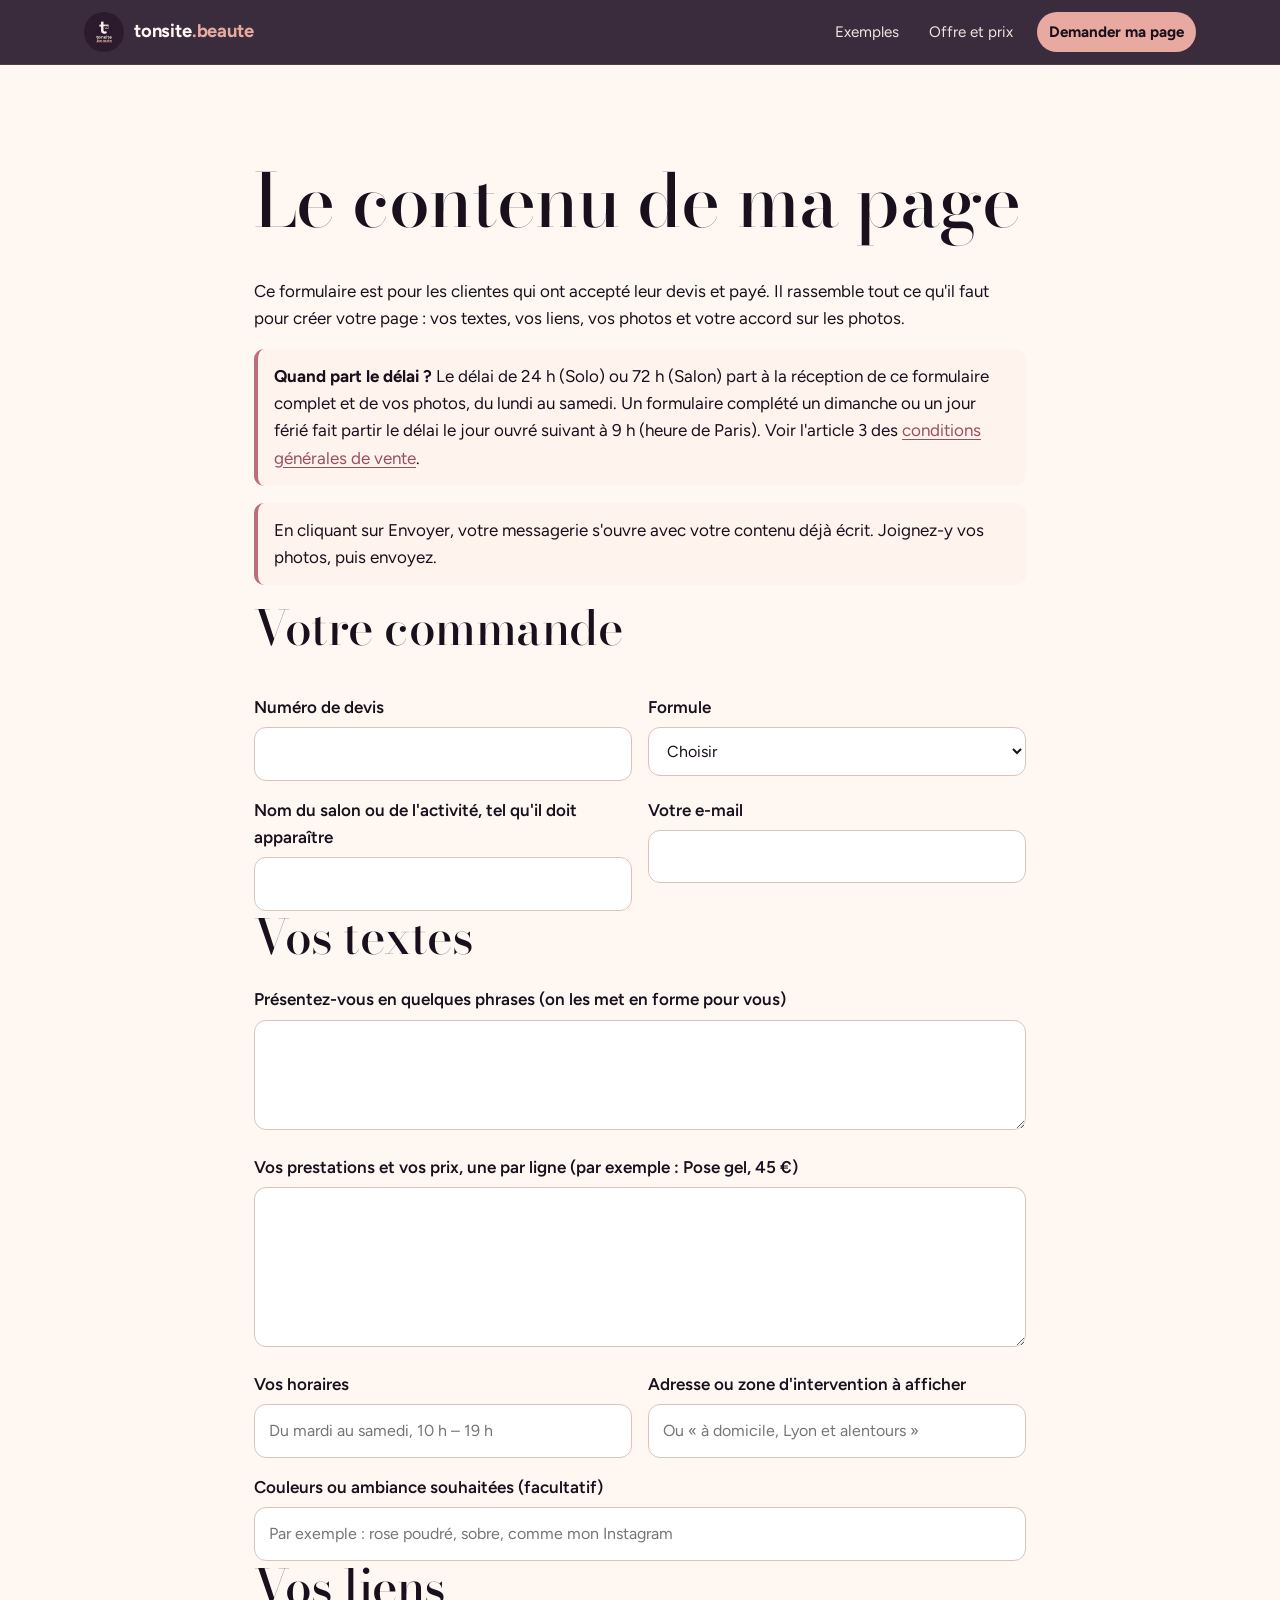
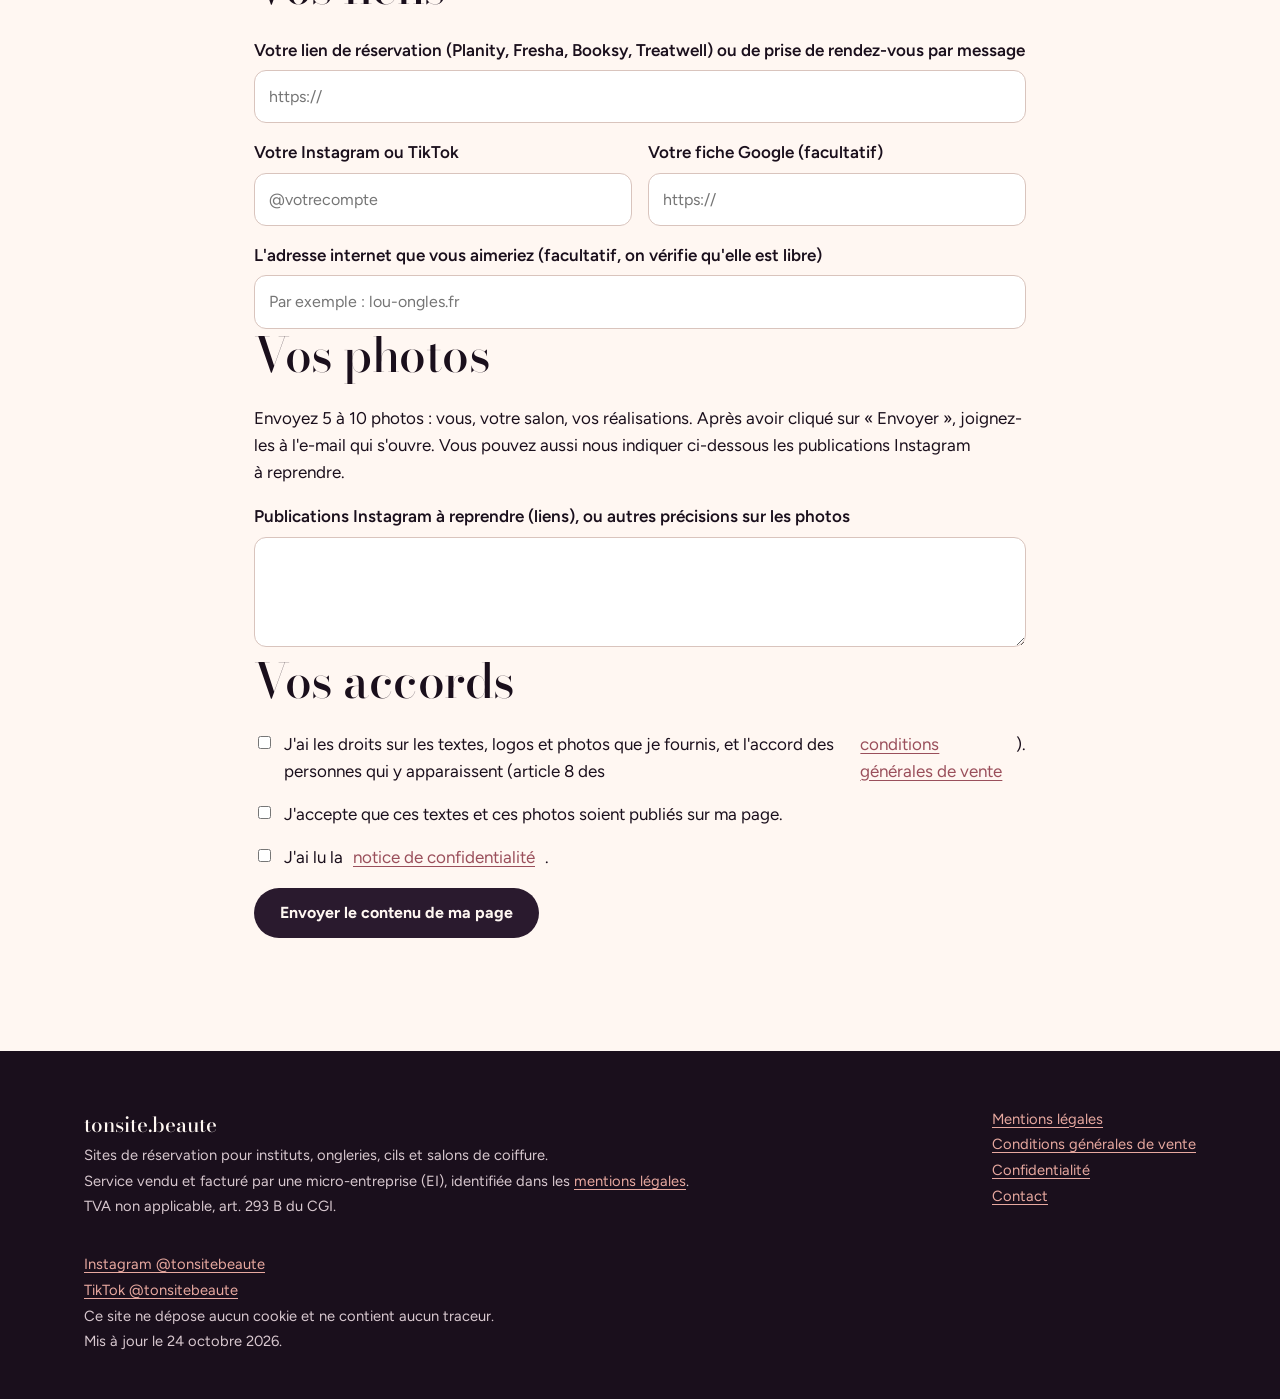
<file: commande.html>
<!doctype html> <html lang="fr"> <head> <meta charset="utf-8"> <meta name="viewport" content="width=device-width,initial-scale=1"> <title>Le contenu de ma page | tonsite.beaute</title> <meta name="description" content="Formulaire de contenu de commande : textes, liens, photos et accords."> <link rel="canonical" href="https://kamgangharold-ui.github.io/tonsite-beaute/commande.html"> <meta name="robots" content="noindex"> <meta property="og:title" content="Le contenu de ma page | tonsite.beaute"> <meta property="og:description" content="Formulaire de contenu de commande : textes, liens, photos et accords."> <meta property="og:image" content="https://kamgangharold-ui.github.io/tonsite-beaute/assets/logo-512.png"> <meta property="og:type" content="website"> <link rel="icon" href="assets/favicon-64.png"> <link rel="apple-touch-icon" href="assets/apple-touch-icon.png"> <link rel="stylesheet" href="assets/s-XIkf2OWC.css"> <script type="application/ld+json" id="jsonld-tonsite"> {
 "@context": "https://schema.org",
 "@graph": [
  {
   "@type": "Organization",
   "name": "tonsite.beaute",
   "url": "https://kamgangharold-ui.github.io/tonsite-beaute/",
   "logo": "https://kamgangharold-ui.github.io/tonsite-beaute/assets/logo-512.png"
  }
 ]
} </script> </head> <body> <a class="skip" href="#contenu">Aller au contenu</a> <header class="site"><div class="wrap"> <a class="brand" href="index.html"><img src="assets/logo-512.png" alt="" width="44" height="44"><span>tonsite<b>.beaute</b></span></a> <nav class="main" aria-label="Menu"><a href="index.html#exemples">Exemples</a><a href="offre.html">Offre et prix</a><a href="contact.html">Demander ma page</a></nav> </div></header> <main id="contenu"> <section><div class="wrap" style="max-width:820px"> <h1>Le contenu de ma page</h1> <p>Ce formulaire est pour les clientes qui ont accepté leur devis et payé. Il rassemble tout ce qu'il faut pour créer votre page : vos textes, vos liens, vos photos et votre accord sur les photos.</p> <div class="alert"><strong>Quand part le délai ?</strong> Le délai de 24 h (Solo) ou 72 h (Salon) part à la réception de ce formulaire complet et de vos photos, du lundi au samedi. Un formulaire complété un dimanche ou un jour férié fait partir le délai le jour ouvré suivant à 9 h (heure de Paris). Voir l'article 3 des <a href="cgv.html">conditions générales de vente</a>.</div> <p class="alert" id="mode-note"></p> <form id="contenu-commande" data-email="tonsitebeaute@gmail.com" novalidate> <h2>Votre commande</h2> <div class="row"> <div><label for="devis">Numéro de devis</label><input id="devis" name="devis" required></div> <div><label for="formule">Formule</label><select id="formule" name="formule" required><option value="">Choisir</option><option value="solo">Solo</option><option value="salon">Salon</option></select></div> </div> <div class="row"> <div><label for="commerce">Nom du salon ou de l'activité, tel qu'il doit apparaître</label><input id="commerce" name="commerce" required></div> <div><label for="email">Votre e-mail</label><input id="email" name="email" type="email" autocomplete="email" required></div> </div> <h2>Vos textes</h2> <label for="presentation">Présentez-vous en quelques phrases (on les met en forme pour vous)</label><textarea id="presentation" name="presentation" required></textarea> <label for="prestations">Vos prestations et vos prix, une par ligne (par exemple : Pose gel, 45 €)</label><textarea id="prestations" name="prestations" required style="min-height:160px"></textarea> <div class="row"> <div><label for="horaires">Vos horaires</label><input id="horaires" name="horaires" placeholder="Du mardi au samedi, 10 h – 19 h"></div> <div><label for="adresse">Adresse ou zone d'intervention à afficher</label><input id="adresse" name="adresse" placeholder="Ou « à domicile, Lyon et alentours »"></div> </div> <div id="bloc-equipe" hidden> <label for="equipe">Votre équipe : prénom et spécialité de chaque personne (formule Salon)</label><textarea id="equipe" name="equipe"></textarea> </div> <label for="ambiance">Couleurs ou ambiance souhaitées (facultatif)</label><input id="ambiance" name="ambiance" placeholder="Par exemple : rose poudré, sobre, comme mon Instagram"> <h2>Vos liens</h2> <label for="reservation">Votre lien de réservation (Planity, Fresha, Booksy, Treatwell) ou de prise de rendez-vous par message</label><input id="reservation" name="reservation" type="url" placeholder="https://" required> <div class="row"> <div><label for="insta">Votre Instagram ou TikTok</label><input id="insta" name="insta" placeholder="@votrecompte"></div> <div><label for="google">Votre fiche Google (facultatif)</label><input id="google" name="google" type="url" placeholder="https://"></div> </div> <label for="domaine">L'adresse internet que vous aimeriez (facultatif, on vérifie qu'elle est libre)</label><input id="domaine" name="domaine" placeholder="Par exemple : lou-ongles.fr"> <h2>Vos photos</h2> <p>Envoyez 5 à 10 photos : vous, votre salon, vos réalisations. Après avoir cliqué sur « Envoyer », joignez-les à l'e-mail qui s'ouvre. Vous pouvez aussi nous indiquer ci-dessous les publications Instagram à reprendre.</p> <label for="photos">Publications Instagram à reprendre (liens), ou autres précisions sur les photos</label><textarea id="photos" name="photos"></textarea> <h2>Vos accords</h2> <label class="check"><input type="checkbox" id="droits" name="droits" required> J'ai les droits sur les textes, logos et photos que je fournis, et l'accord des personnes qui y apparaissent (article 8 des <a href="cgv.html">conditions générales de vente</a>).</label> <label class="check"><input type="checkbox" id="publication" name="publication" required> J'accepte que ces textes et ces photos soient publiés sur ma page.</label> <label class="check"><input type="checkbox" id="rgpd" name="rgpd" required> J'ai lu la <a href="confidentialite.html">notice de confidentialité</a>.</label> <p><button class="btn dark" type="submit">Envoyer le contenu de ma page</button></p> <p id="form-error" class="draft" hidden></p> </form> <div id="result" hidden> <h2>Votre contenu est prêt</h2> <p id="result-text"></p> <textarea id="summary" readonly="readonly" style="min-height:260px"></textarea> <p><button class="btn dark" type="button" id="copy">Copier mon contenu</button> <a class="btn" href="https://ig.me/m/tonsitebeaute">Ouvrir Instagram</a></p> </div> </div></section> </main> <footer class="site"><div class="wrap"> <div><strong>tonsite.beaute</strong><br>Sites de réservation pour instituts, ongleries, cils et salons de coiffure.<br> Service vendu et facturé par une micro-entreprise (EI), identifiée dans les <a href="mentions-legales.html">mentions légales</a>.<br>TVA non applicable, art. 293 B du CGI.</div> <div><a href="mentions-legales.html">Mentions légales</a><br><a href="cgv.html">Conditions générales de vente</a><br> <a href="confidentialite.html">Confidentialité</a><br><a href="contact.html">Contact</a></div> <div><a href="https://www.instagram.com/tonsitebeaute/" rel="me">Instagram @tonsitebeaute</a><br><a href="https://www.tiktok.com/@tonsitebeaute" rel="me">TikTok @tonsitebeaute</a><br> Ce site ne dépose aucun cookie et ne contient aucun traceur.<br>Mis à jour le 24 octobre 2026.</div> </div></footer> <script src="assets/c-Ceiwg42r.js"></script> </body> </html>
</file>
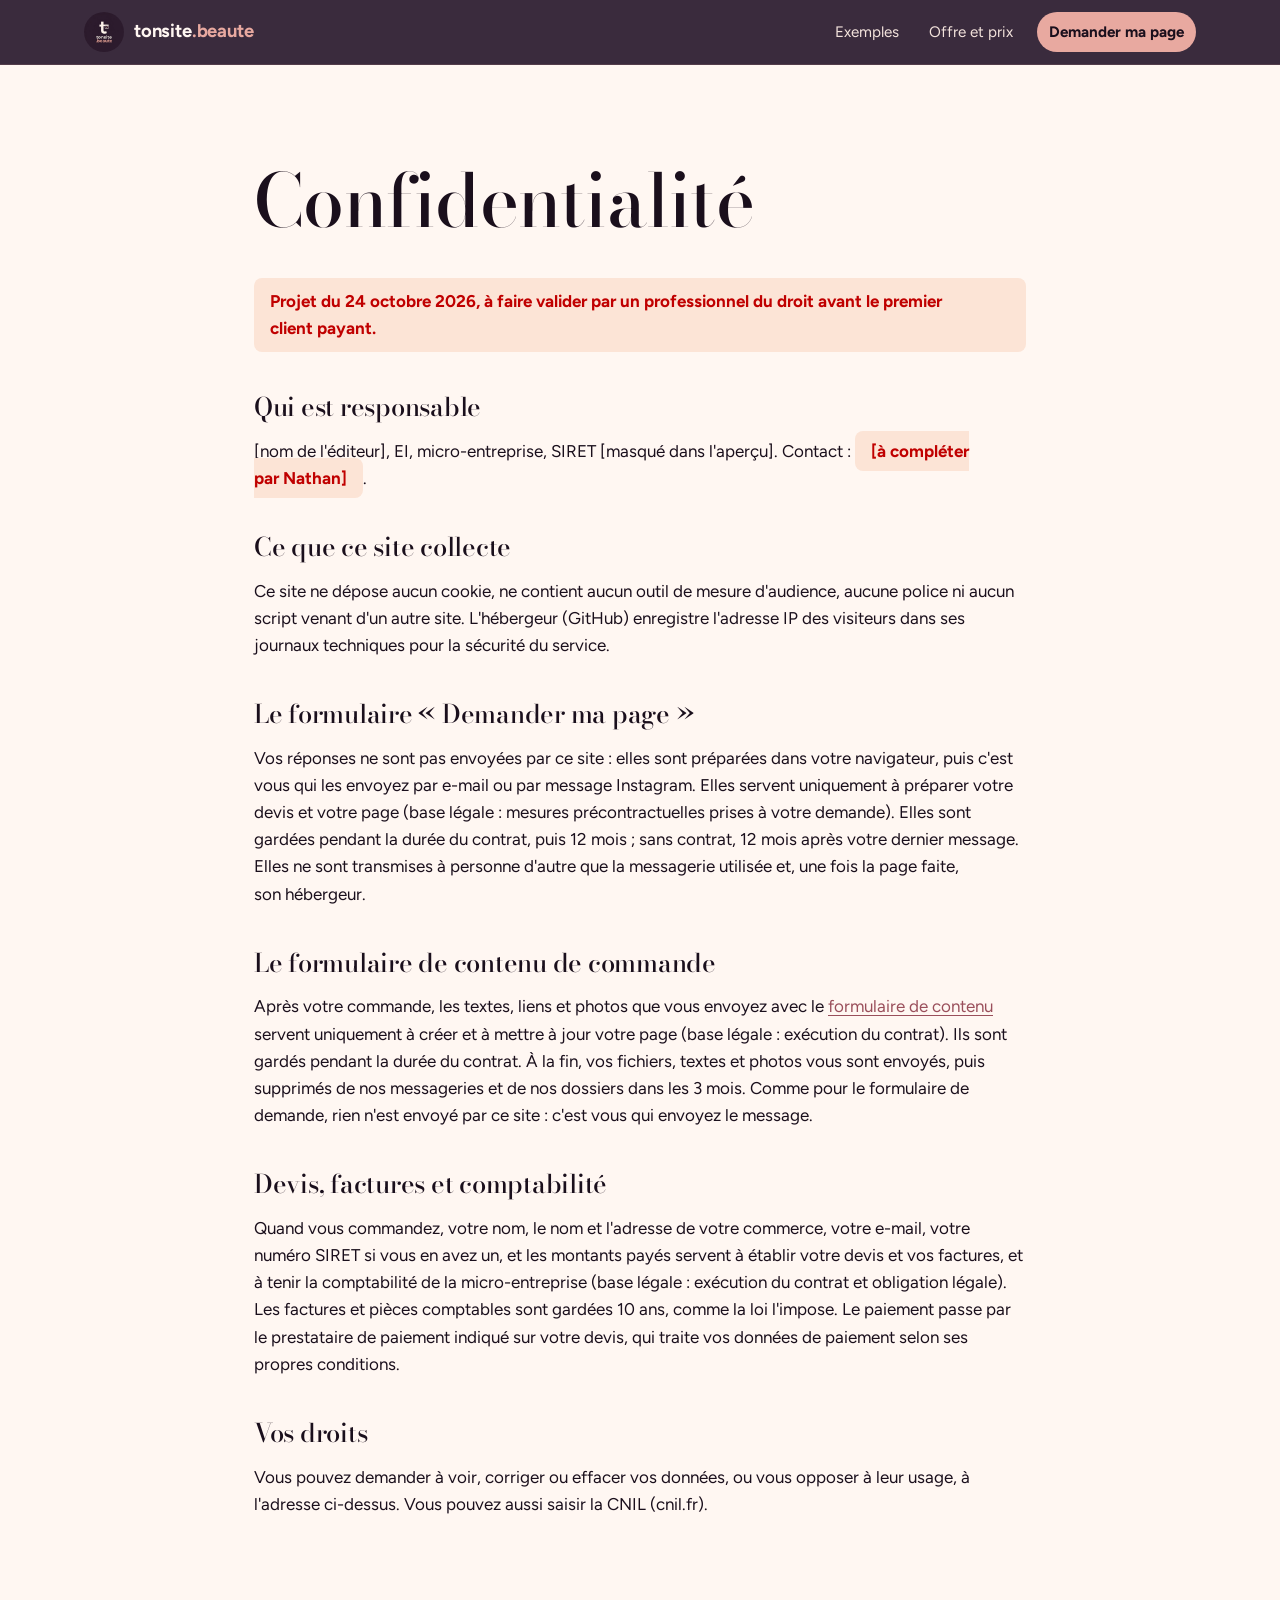
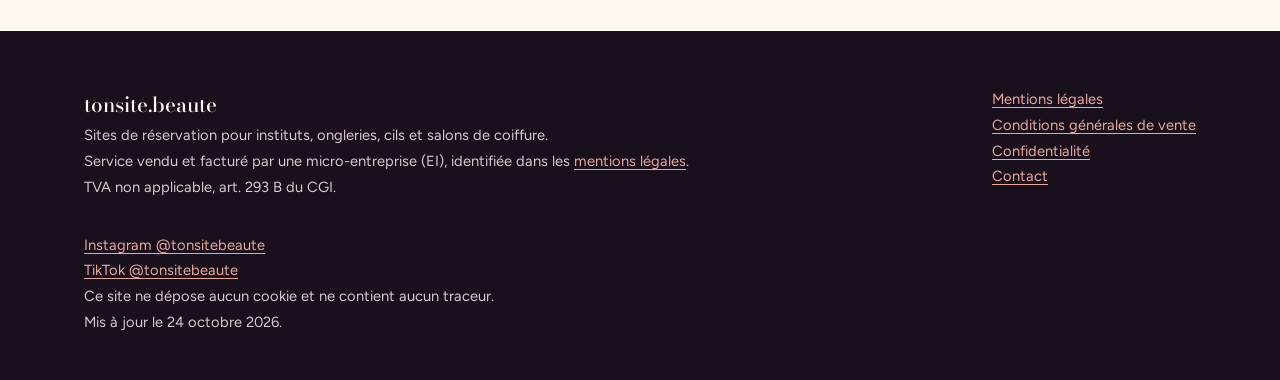
<file: confidentialite.html>
<!doctype html> <html lang="fr"> <head> <meta charset="utf-8"> <meta name="viewport" content="width=device-width,initial-scale=1"> <title>Confidentialité | tonsite.beaute</title> <meta name="description" content="Notice de confidentialité."> <link rel="canonical" href="https://kamgangharold-ui.github.io/tonsite-beaute/confidentialite.html"> <meta property="og:title" content="Confidentialité | tonsite.beaute"> <meta property="og:description" content="Notice de confidentialité."> <meta property="og:image" content="https://kamgangharold-ui.github.io/tonsite-beaute/assets/logo-512.png"> <meta property="og:type" content="website"> <link rel="icon" href="assets/favicon-64.png"> <link rel="apple-touch-icon" href="assets/apple-touch-icon.png"> <link rel="stylesheet" href="assets/s-XIkf2OWC.css"> <script type="application/ld+json" id="jsonld-tonsite"> {
 "@context": "https://schema.org",
 "@graph": [
  {
   "@type": "Organization",
   "name": "tonsite.beaute",
   "url": "https://kamgangharold-ui.github.io/tonsite-beaute/",
   "logo": "https://kamgangharold-ui.github.io/tonsite-beaute/assets/logo-512.png"
  }
 ]
} </script> </head> <body> <a class="skip" href="#contenu">Aller au contenu</a> <header class="site"><div class="wrap"> <a class="brand" href="index.html"><img src="assets/logo-512.png" alt="" width="44" height="44"><span>tonsite<b>.beaute</b></span></a> <nav class="main" aria-label="Menu"><a href="index.html#exemples">Exemples</a><a href="offre.html">Offre et prix</a><a href="contact.html">Demander ma page</a></nav> </div></header> <main id="contenu"> <section class="legal"><div class="wrap" style="max-width:820px"><h1>Confidentialité</h1><p class="draft">Projet du 24 octobre 2026, à faire valider par un professionnel du droit avant le premier client payant.</p> <h2>Qui est responsable</h2><p>[nom de l'éditeur], EI, micro-entreprise, SIRET [masqué dans l'aperçu]. Contact : <span class="draft">[à compléter par Nathan]</span>.</p> <h2>Ce que ce site collecte</h2><p>Ce site ne dépose aucun cookie, ne contient aucun outil de mesure d'audience, aucune police ni aucun script venant d'un autre site. L'hébergeur (GitHub) enregistre l'adresse IP des visiteurs dans ses journaux techniques pour la sécurité du service.</p> <h2>Le formulaire « Demander ma page »</h2><p>Vos réponses ne sont pas envoyées par ce site : elles sont préparées dans votre navigateur, puis c'est vous qui les envoyez par e-mail ou par message Instagram. Elles servent uniquement à préparer votre devis et votre page (base légale : mesures précontractuelles prises à votre demande). Elles sont gardées pendant la durée du contrat, puis 12 mois ; sans contrat, 12 mois après votre dernier message. Elles ne sont transmises à personne d'autre que la messagerie utilisée et, une fois la page faite, son hébergeur.</p> <h2>Le formulaire de contenu de commande</h2><p>Après votre commande, les textes, liens et photos que vous envoyez avec le <a href="commande.html">formulaire de contenu</a> servent uniquement à créer et à mettre à jour votre page (base légale : exécution du contrat). Ils sont gardés pendant la durée du contrat. À la fin, vos fichiers, textes et photos vous sont envoyés, puis supprimés de nos messageries et de nos dossiers dans les 3 mois. Comme pour le formulaire de demande, rien n'est envoyé par ce site : c'est vous qui envoyez le message.</p> <h2>Devis, factures et comptabilité</h2><p>Quand vous commandez, votre nom, le nom et l'adresse de votre commerce, votre e-mail, votre numéro SIRET si vous en avez un, et les montants payés servent à établir votre devis et vos factures, et à tenir la comptabilité de la micro-entreprise (base légale : exécution du contrat et obligation légale). Les factures et pièces comptables sont gardées 10 ans, comme la loi l'impose. Le paiement passe par le prestataire de paiement indiqué sur votre devis, qui traite vos données de paiement selon ses propres conditions.</p> <h2>Vos droits</h2><p>Vous pouvez demander à voir, corriger ou effacer vos données, ou vous opposer à leur usage, à l'adresse ci-dessus. Vous pouvez aussi saisir la CNIL (cnil.fr).</p> </div></section> </main> <footer class="site"><div class="wrap"> <div><strong>tonsite.beaute</strong><br>Sites de réservation pour instituts, ongleries, cils et salons de coiffure.<br> Service vendu et facturé par une micro-entreprise (EI), identifiée dans les <a href="mentions-legales.html">mentions légales</a>.<br>TVA non applicable, art. 293 B du CGI.</div> <div><a href="mentions-legales.html">Mentions légales</a><br><a href="cgv.html">Conditions générales de vente</a><br> <a href="confidentialite.html">Confidentialité</a><br><a href="contact.html">Contact</a></div> <div><a href="https://www.instagram.com/tonsitebeaute/" rel="me">Instagram @tonsitebeaute</a><br><a href="https://www.tiktok.com/@tonsitebeaute" rel="me">TikTok @tonsitebeaute</a><br> Ce site ne dépose aucun cookie et ne contient aucun traceur.<br>Mis à jour le 24 octobre 2026.</div> </div></footer> </body> </html>
</file>
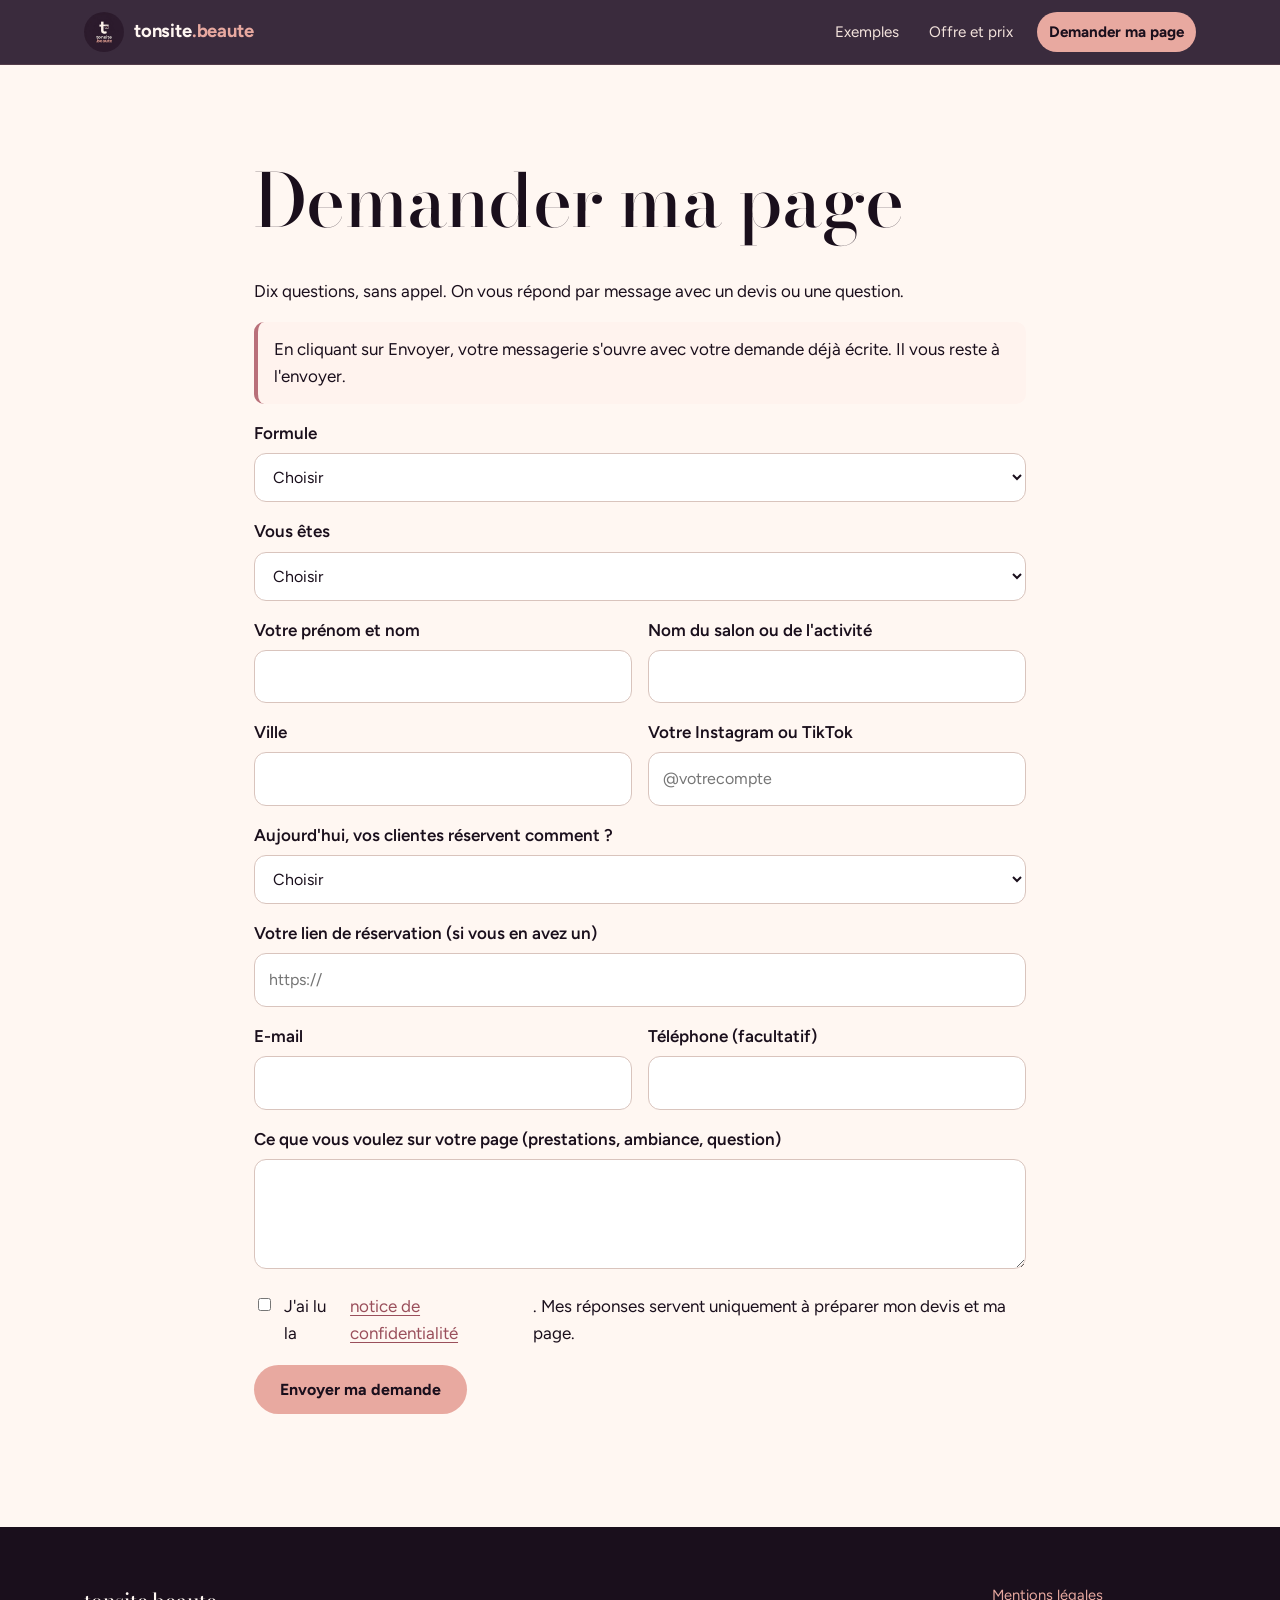
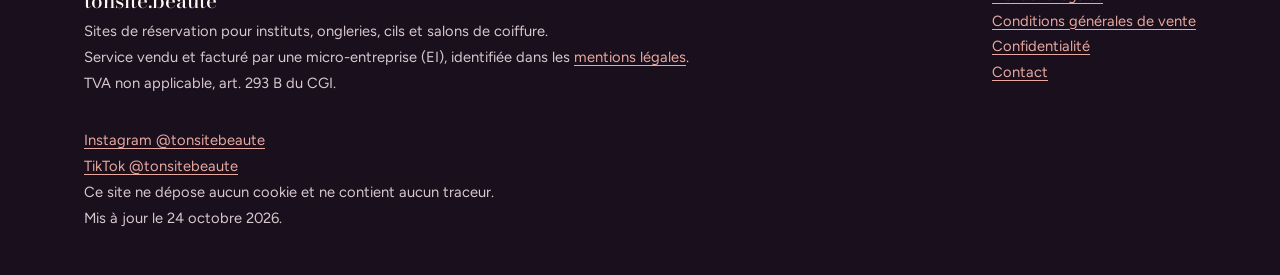
<file: contact.html>
<!doctype html> <html lang="fr"> <head> <meta charset="utf-8"> <meta name="viewport" content="width=device-width,initial-scale=1"> <title>Demander ma page | tonsite.beaute</title> <meta name="description" content="Formulaire de demande, sans appel."> <link rel="canonical" href="https://kamgangharold-ui.github.io/tonsite-beaute/contact.html"> <meta property="og:title" content="Demander ma page | tonsite.beaute"> <meta property="og:description" content="Formulaire de demande, sans appel."> <meta property="og:image" content="https://kamgangharold-ui.github.io/tonsite-beaute/assets/logo-512.png"> <meta property="og:type" content="website"> <link rel="icon" href="assets/favicon-64.png"> <link rel="apple-touch-icon" href="assets/apple-touch-icon.png"> <link rel="stylesheet" href="assets/s-XIkf2OWC.css"> <script type="application/ld+json" id="jsonld-tonsite"> {
 "@context": "https://schema.org",
 "@graph": [
  {
   "@type": "Organization",
   "name": "tonsite.beaute",
   "url": "https://kamgangharold-ui.github.io/tonsite-beaute/",
   "logo": "https://kamgangharold-ui.github.io/tonsite-beaute/assets/logo-512.png"
  }
 ]
} </script> </head> <body> <a class="skip" href="#contenu">Aller au contenu</a> <header class="site"><div class="wrap"> <a class="brand" href="index.html"><img src="assets/logo-512.png" alt="" width="44" height="44"><span>tonsite<b>.beaute</b></span></a> <nav class="main" aria-label="Menu"><a href="index.html#exemples">Exemples</a><a href="offre.html">Offre et prix</a><a href="contact.html">Demander ma page</a></nav> </div></header> <main id="contenu"> <section><div class="wrap" style="max-width:820px"> <h1>Demander ma page</h1> <p>Dix questions, sans appel. On vous répond par message avec un devis ou une question.</p> <div class="alert" id="mode-note"></div> <form id="intake" data-email="tonsitebeaute@gmail.com" novalidate> <label for="formule">Formule</label> <select id="formule" name="formule" required> <option value="">Choisir</option><option value="solo">Solo, 480 € par an</option><option value="salon">Salon, 600 € par an</option><option value="question">Juste une question</option> </select> <label for="metier">Vous êtes</label> <select id="metier" name="metier" required> <option value="">Choisir</option> <option>Prothésiste ongulaire, technicienne cils ou sourcils, esthéticienne en solo</option> <option>Coiffeuse ou coiffeur à domicile</option> <option>Salon de coiffure</option> <option>Institut de beauté avec équipe</option> <option>Autre</option> </select> <div class="row"> <div><label for="nom">Votre prénom et nom</label><input id="nom" name="nom" autocomplete="name" required></div> <div><label for="commerce">Nom du salon ou de l'activité</label><input id="commerce" name="commerce" required></div> </div> <div class="row"> <div><label for="ville">Ville</label><input id="ville" name="ville" autocomplete="address-level2" required></div> <div><label for="insta">Votre Instagram ou TikTok</label><input id="insta" name="insta" placeholder="@votrecompte"></div> </div> <label for="outil">Aujourd'hui, vos clientes réservent comment ?</label> <select id="outil" name="outil" required> <option value="">Choisir</option><option>DM, SMS ou téléphone</option><option>Planity</option><option>Fresha</option><option>Booksy</option><option>Treatwell</option><option>Autre outil</option> </select> <label for="lien">Votre lien de réservation (si vous en avez un)</label><input id="lien" name="lien" type="url" placeholder="https://"> <div class="row"> <div><label for="email">E-mail</label><input id="email" name="email" type="email" autocomplete="email" required></div> <div><label for="tel">Téléphone (facultatif)</label><input id="tel" name="tel" type="tel" autocomplete="tel"></div> </div> <label for="message">Ce que vous voulez sur votre page (prestations, ambiance, question)</label><textarea id="message" name="message"></textarea> <label class="check"><input type="checkbox" id="rgpd" name="rgpd" required> J'ai lu la <a href="confidentialite.html">notice de confidentialité</a>. Mes réponses servent uniquement à préparer mon devis et ma page.</label> <p><button class="btn" type="submit">Envoyer ma demande</button></p> <p id="form-error" class="draft" hidden></p> </form> <div id="result" hidden> <h2>Votre demande est prête</h2> <p id="result-text"></p> <textarea id="summary" readonly="readonly" style="min-height:220px"></textarea> <p><button class="btn dark" type="button" id="copy">Copier ma demande</button> <a class="btn" href="https://ig.me/m/tonsitebeaute" id="dm">Ouvrir Instagram</a></p> </div> </div></section> <script src="assets/f-K51qZiVS.js"></script> </main> <footer class="site"><div class="wrap"> <div><strong>tonsite.beaute</strong><br>Sites de réservation pour instituts, ongleries, cils et salons de coiffure.<br> Service vendu et facturé par une micro-entreprise (EI), identifiée dans les <a href="mentions-legales.html">mentions légales</a>.<br>TVA non applicable, art. 293 B du CGI.</div> <div><a href="mentions-legales.html">Mentions légales</a><br><a href="cgv.html">Conditions générales de vente</a><br> <a href="confidentialite.html">Confidentialité</a><br><a href="contact.html">Contact</a></div> <div><a href="https://www.instagram.com/tonsitebeaute/" rel="me">Instagram @tonsitebeaute</a><br><a href="https://www.tiktok.com/@tonsitebeaute" rel="me">TikTok @tonsitebeaute</a><br> Ce site ne dépose aucun cookie et ne contient aucun traceur.<br>Mis à jour le 24 octobre 2026.</div> </div></footer> </body> </html>
</file>
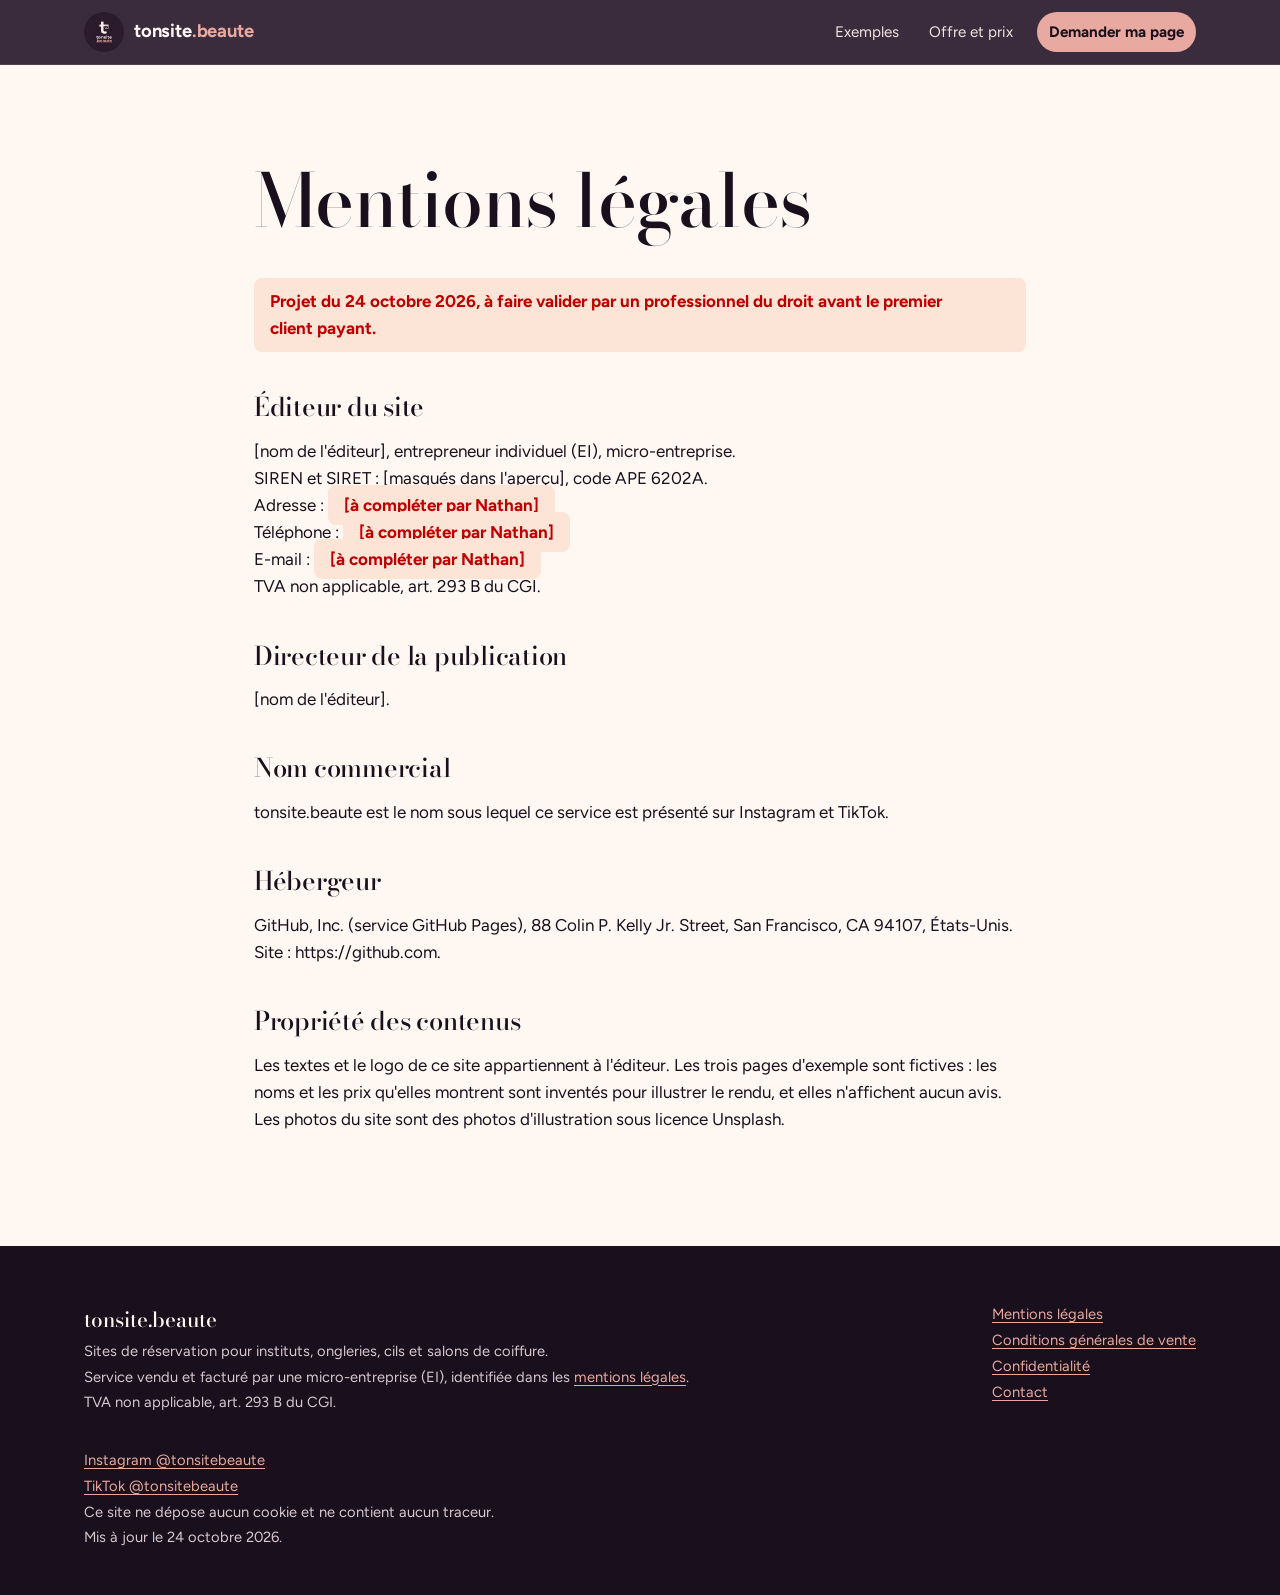
<file: mentions-legales.html>
<!doctype html> <html lang="fr"> <head> <meta charset="utf-8"> <meta name="viewport" content="width=device-width,initial-scale=1"> <title>Mentions légales | tonsite.beaute</title> <meta name="description" content="Mentions légales."> <link rel="canonical" href="https://kamgangharold-ui.github.io/tonsite-beaute/mentions-legales.html"> <meta property="og:title" content="Mentions légales | tonsite.beaute"> <meta property="og:description" content="Mentions légales."> <meta property="og:image" content="https://kamgangharold-ui.github.io/tonsite-beaute/assets/logo-512.png"> <meta property="og:type" content="website"> <link rel="icon" href="assets/favicon-64.png"> <link rel="apple-touch-icon" href="assets/apple-touch-icon.png"> <link rel="stylesheet" href="assets/s-XIkf2OWC.css"> <script type="application/ld+json" id="jsonld-tonsite"> {
 "@context": "https://schema.org",
 "@graph": [
  {
   "@type": "Organization",
   "name": "tonsite.beaute",
   "url": "https://kamgangharold-ui.github.io/tonsite-beaute/",
   "logo": "https://kamgangharold-ui.github.io/tonsite-beaute/assets/logo-512.png"
  }
 ]
} </script> </head> <body> <a class="skip" href="#contenu">Aller au contenu</a> <header class="site"><div class="wrap"> <a class="brand" href="index.html"><img src="assets/logo-512.png" alt="" width="44" height="44"><span>tonsite<b>.beaute</b></span></a> <nav class="main" aria-label="Menu"><a href="index.html#exemples">Exemples</a><a href="offre.html">Offre et prix</a><a href="contact.html">Demander ma page</a></nav> </div></header> <main id="contenu"> <section class="legal"><div class="wrap" style="max-width:820px"><h1>Mentions légales</h1><p class="draft">Projet du 24 octobre 2026, à faire valider par un professionnel du droit avant le premier client payant.</p> <h2>Éditeur du site</h2> <p>[nom de l'éditeur], entrepreneur individuel (EI), micro-entreprise.<br> SIREN et SIRET : [masqués dans l'aperçu], code APE 6202A.<br> Adresse : <span class="draft">[à compléter par Nathan]</span><br> Téléphone : <span class="draft">[à compléter par Nathan]</span><br> E-mail : <span class="draft">[à compléter par Nathan]</span><br> TVA non applicable, art. 293 B du CGI.</p> <h2>Directeur de la publication</h2> <p>[nom de l'éditeur].</p> <h2>Nom commercial</h2> <p>tonsite.beaute est le nom sous lequel ce service est présenté sur Instagram et TikTok.</p> <h2>Hébergeur</h2> <p>GitHub, Inc. (service GitHub Pages), 88 Colin P. Kelly Jr. Street, San Francisco, CA 94107, États-Unis. Site : https://github.com.</p> <h2>Propriété des contenus</h2> <p>Les textes et le logo de ce site appartiennent à l'éditeur. Les trois pages d'exemple sont fictives : les noms et les prix qu'elles montrent sont inventés pour illustrer le rendu, et elles n'affichent aucun avis. Les photos du site sont des photos d'illustration sous licence Unsplash.</p> </div></section> </main> <footer class="site"><div class="wrap"> <div><strong>tonsite.beaute</strong><br>Sites de réservation pour instituts, ongleries, cils et salons de coiffure.<br> Service vendu et facturé par une micro-entreprise (EI), identifiée dans les <a href="mentions-legales.html">mentions légales</a>.<br>TVA non applicable, art. 293 B du CGI.</div> <div><a href="mentions-legales.html">Mentions légales</a><br><a href="cgv.html">Conditions générales de vente</a><br> <a href="confidentialite.html">Confidentialité</a><br><a href="contact.html">Contact</a></div> <div><a href="https://www.instagram.com/tonsitebeaute/" rel="me">Instagram @tonsitebeaute</a><br><a href="https://www.tiktok.com/@tonsitebeaute" rel="me">TikTok @tonsitebeaute</a><br> Ce site ne dépose aucun cookie et ne contient aucun traceur.<br>Mis à jour le 24 octobre 2026.</div> </div></footer> </body> </html>
</file>
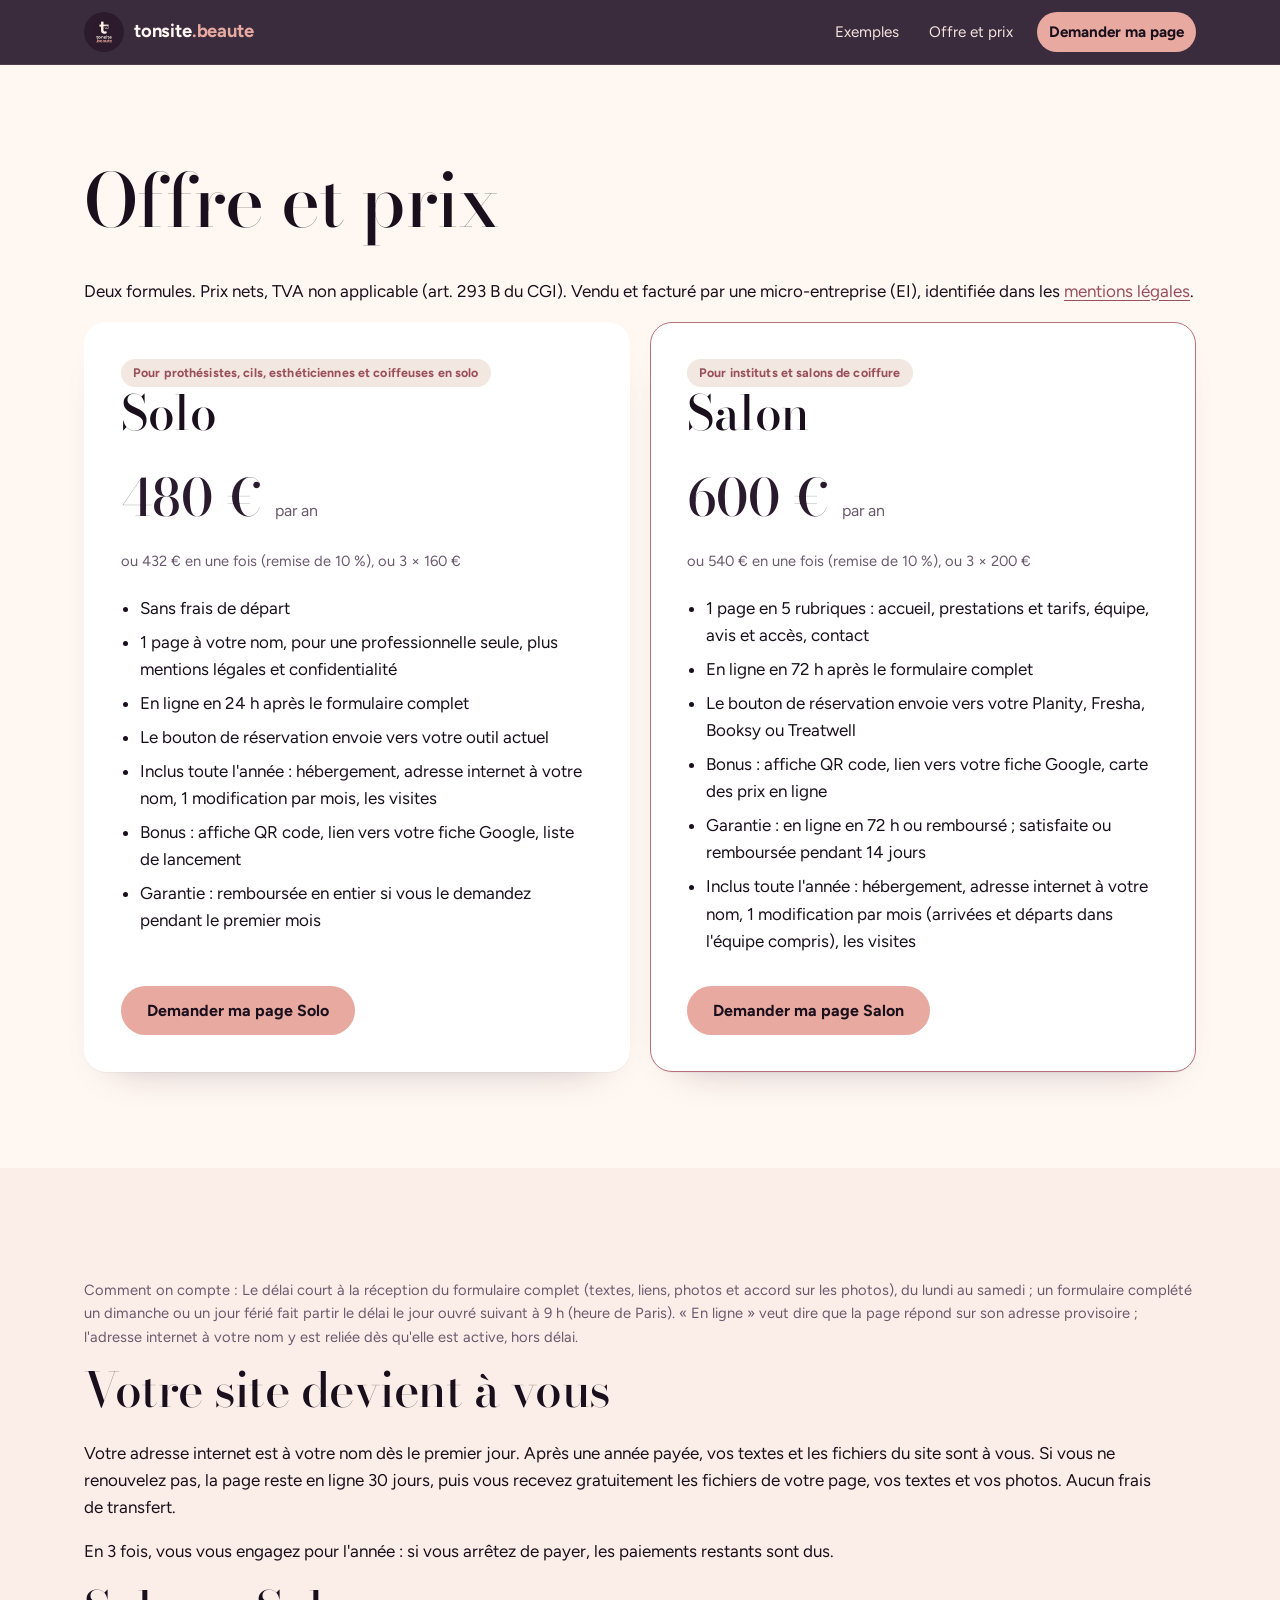
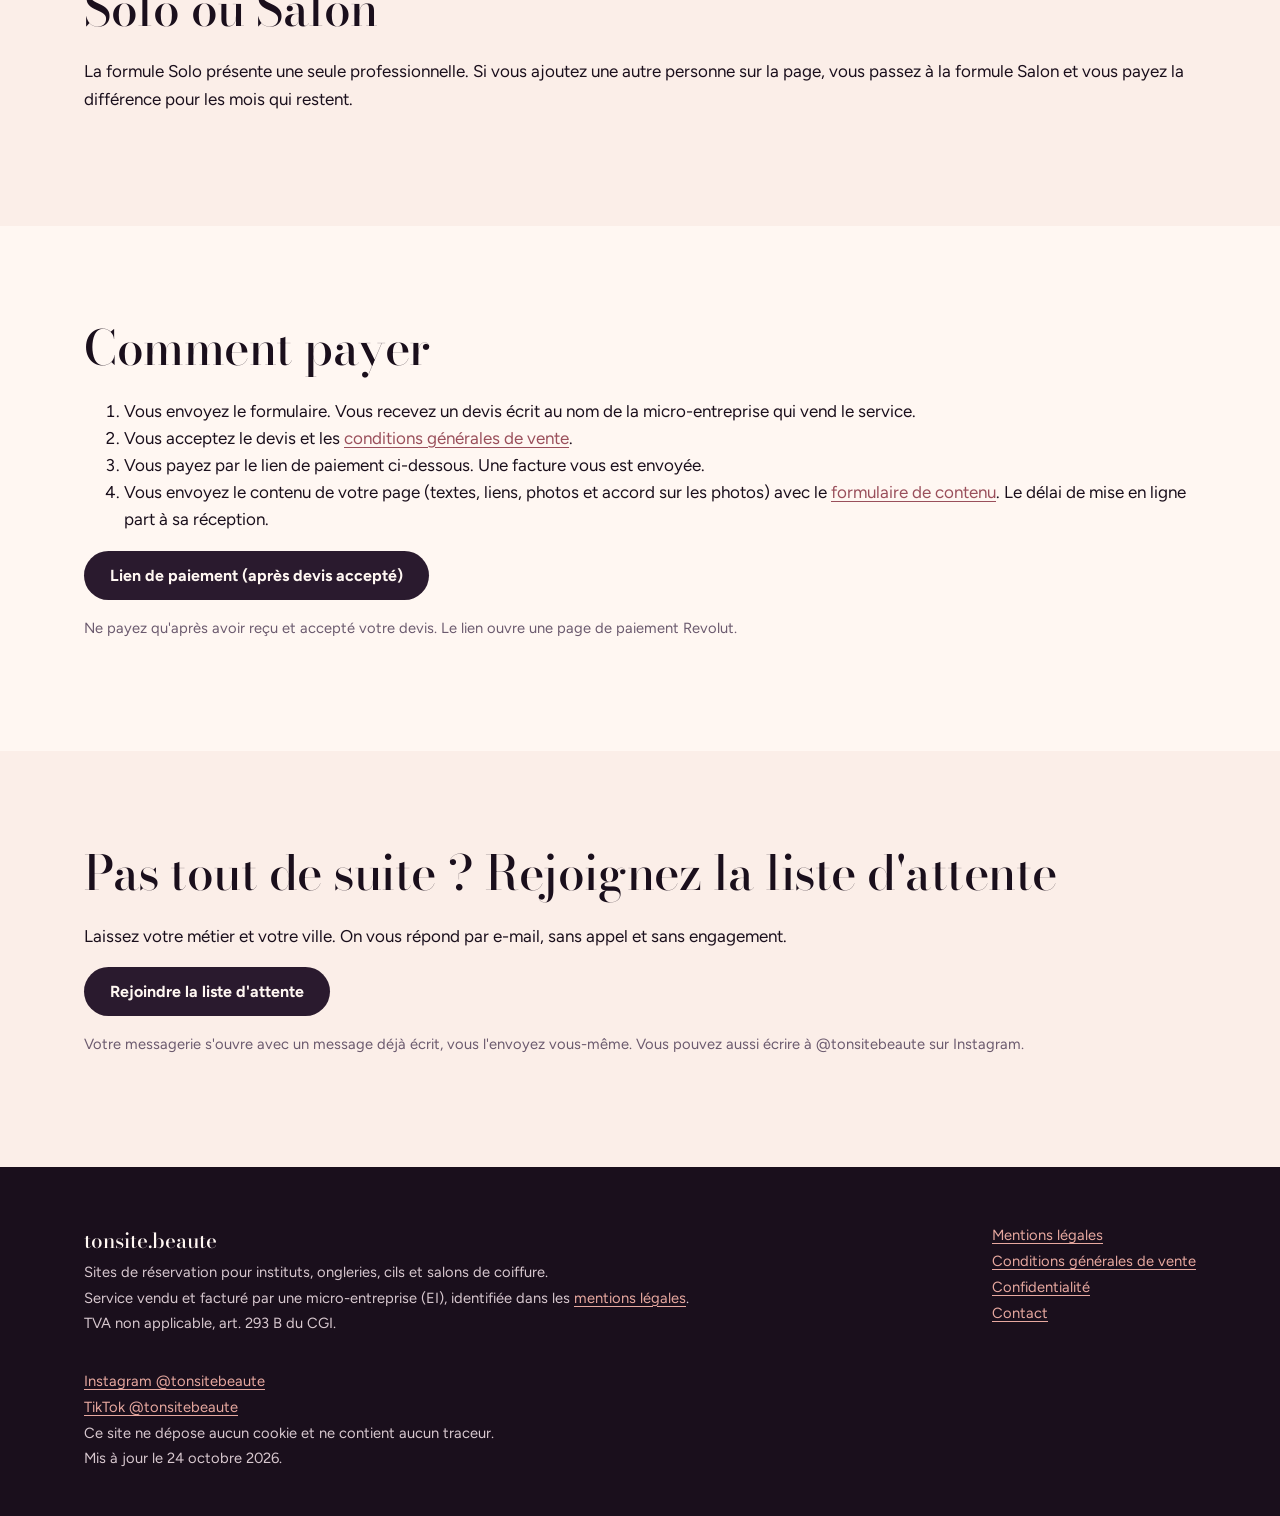
<file: offre.html>
<!doctype html> <html lang="fr"> <head> <meta charset="utf-8"> <meta name="viewport" content="width=device-width,initial-scale=1"> <title>Offre et prix | tonsite.beaute</title> <meta name="description" content="Solo 480 € par an, Salon 600 € par an, en une fois avec 10 % de remise ou en 3 fois. Prix affichés, garanties."> <link rel="canonical" href="https://kamgangharold-ui.github.io/tonsite-beaute/offre.html"> <meta property="og:title" content="Offre et prix | tonsite.beaute"> <meta property="og:description" content="Solo 480 € par an, Salon 600 € par an, en une fois avec 10 % de remise ou en 3 fois. Prix affichés, garanties."> <meta property="og:image" content="https://kamgangharold-ui.github.io/tonsite-beaute/assets/logo-512.png"> <meta property="og:type" content="website"> <link rel="icon" href="assets/favicon-64.png"> <link rel="apple-touch-icon" href="assets/apple-touch-icon.png"> <link rel="stylesheet" href="assets/s-XIkf2OWC.css"> <script type="application/ld+json" id="jsonld-tonsite"> {
 "@context": "https://schema.org",
 "@graph": [
  {
   "@type": "Organization",
   "name": "tonsite.beaute",
   "url": "https://kamgangharold-ui.github.io/tonsite-beaute/",
   "logo": "https://kamgangharold-ui.github.io/tonsite-beaute/assets/logo-512.png"
  },
  {
   "@type": "Offer",
   "name": "Solo",
   "price": "480",
   "priceCurrency": "EUR",
   "url": "https://kamgangharold-ui.github.io/tonsite-beaute/offre.html"
  },
  {
   "@type": "Offer",
   "name": "Salon",
   "price": "600",
   "priceCurrency": "EUR",
   "url": "https://kamgangharold-ui.github.io/tonsite-beaute/offre.html"
  }
 ]
} </script> </head> <body> <a class="skip" href="#contenu">Aller au contenu</a> <header class="site"><div class="wrap"> <a class="brand" href="index.html"><img src="assets/logo-512.png" alt="" width="44" height="44"><span>tonsite<b>.beaute</b></span></a> <nav class="main" aria-label="Menu"><a href="index.html#exemples">Exemples</a><a href="offre.html">Offre et prix</a><a href="contact.html">Demander ma page</a></nav> </div></header> <main id="contenu"> <section><div class="wrap"> <h1>Offre et prix</h1> <p>Deux formules. Prix nets, TVA non applicable (art. 293 B du CGI). Vendu et facturé par une micro-entreprise (EI), identifiée dans les <a href="mentions-legales.html">mentions légales</a>.</p> <div class="grid g2"> <div class="card tier"> <span class="tag">Pour prothésistes, cils, esthéticiennes et coiffeuses en solo</span> <h2>Solo</h2> <div class="price">480 € <small>par an</small></div> <p class="note">ou 432 € en une fois (remise de 10 %), ou 3 × 160 €</p> <ul> <li>Sans frais de départ</li> <li>1 page à votre nom, pour une professionnelle seule, plus mentions légales et confidentialité</li> <li>En ligne en 24 h après le formulaire complet</li> <li>Le bouton de réservation envoie vers votre outil actuel</li> <li>Inclus toute l'année : hébergement, adresse internet à votre nom, 1 modification par mois, les visites</li> <li>Bonus : affiche QR code, lien vers votre fiche Google, liste de lancement</li> <li>Garantie : remboursée en entier si vous le demandez pendant le premier mois</li> </ul> <a class="btn" href="contact.html?formule=solo">Demander ma page Solo</a> </div> <div class="card tier featured"> <span class="tag">Pour instituts et salons de coiffure</span> <h2>Salon</h2> <div class="price">600 € <small>par an</small></div> <p class="note">ou 540 € en une fois (remise de 10 %), ou 3 × 200 €</p> <ul> <li>1 page en 5 rubriques : accueil, prestations et tarifs, équipe, avis et accès, contact</li> <li>En ligne en 72 h après le formulaire complet</li> <li>Le bouton de réservation envoie vers votre Planity, Fresha, Booksy ou Treatwell</li> <li>Bonus : affiche QR code, lien vers votre fiche Google, carte des prix en ligne</li> <li>Garantie : en ligne en 72 h ou remboursé ; satisfaite ou remboursée pendant 14 jours</li> <li>Inclus toute l'année : hébergement, adresse internet à votre nom, 1 modification par mois (arrivées et départs dans l'équipe compris), les visites</li> </ul> <a class="btn" href="contact.html?formule=salon">Demander ma page Salon</a> </div> </div> </div></section> <section class="alt"><div class="wrap"> <p class="note">Comment on compte : Le délai court à la réception du formulaire complet (textes, liens, photos et accord sur les photos), du lundi au samedi ; un formulaire complété un dimanche ou un jour férié fait partir le délai le jour ouvré suivant à 9 h (heure de Paris). « En ligne » veut dire que la page répond sur son adresse provisoire ; l'adresse internet à votre nom y est reliée dès qu'elle est active, hors délai.</p> <h2>Votre site devient à vous</h2> <p>Votre adresse internet est à votre nom dès le premier jour. Après une année payée, vos textes et les fichiers du site sont à vous. Si vous ne renouvelez pas, la page reste en ligne 30 jours, puis vous recevez gratuitement les fichiers de votre page, vos textes et vos photos. Aucun frais de transfert.</p> <p>En 3 fois, vous vous engagez pour l'année : si vous arrêtez de payer, les paiements restants sont dus.</p> <h2>Solo ou Salon</h2> <p>La formule Solo présente une seule professionnelle. Si vous ajoutez une autre personne sur la page, vous passez à la formule Salon et vous payez la différence pour les mois qui restent.</p> </div></section> <section><div class="wrap"> <h2>Comment payer</h2> <ol> <li>Vous envoyez le formulaire. Vous recevez un devis écrit au nom de la micro-entreprise qui vend le service.</li> <li>Vous acceptez le devis et les <a href="cgv.html">conditions générales de vente</a>.</li> <li>Vous payez par le lien de paiement ci-dessous. Une facture vous est envoyée.</li> <li>Vous envoyez le contenu de votre page (textes, liens, photos et accord sur les photos) avec le <a href="commande.html">formulaire de contenu</a>. Le délai de mise en ligne part à sa réception.</li> </ol> <p><a class="btn dark" href="#" rel="nofollow noopener">Lien de paiement (après devis accepté)</a></p> <p class="note">Ne payez qu'après avoir reçu et accepté votre devis. Le lien ouvre une page de paiement Revolut.</p> </div></section> <section class="alt" id="liste-attente"><div class="wrap"> <h2>Pas tout de suite ? Rejoignez la liste d'attente</h2> <p>Laissez votre métier et votre ville. On vous répond par e-mail, sans appel et sans engagement.</p> <p><a class="btn dark" href="mailto:tonsitebeaute@gmail.com?subject=Liste%20d%27attente%20tonsite.beaute&amp;body=M%C3%A9tier%20%3A%20%0AVille%20%3A%20%0AInstagram%20ou%20TikTok%20%3A%20%0A">Rejoindre la liste d'attente</a></p> <p class="note">Votre messagerie s'ouvre avec un message déjà écrit, vous l'envoyez vous-même. Vous pouvez aussi écrire à @tonsitebeaute sur Instagram.</p> </div></section> </main> <footer class="site"><div class="wrap"> <div><strong>tonsite.beaute</strong><br>Sites de réservation pour instituts, ongleries, cils et salons de coiffure.<br> Service vendu et facturé par une micro-entreprise (EI), identifiée dans les <a href="mentions-legales.html">mentions légales</a>.<br>TVA non applicable, art. 293 B du CGI.</div> <div><a href="mentions-legales.html">Mentions légales</a><br><a href="cgv.html">Conditions générales de vente</a><br> <a href="confidentialite.html">Confidentialité</a><br><a href="contact.html">Contact</a></div> <div><a href="https://www.instagram.com/tonsitebeaute/" rel="me">Instagram @tonsitebeaute</a><br><a href="https://www.tiktok.com/@tonsitebeaute" rel="me">TikTok @tonsitebeaute</a><br> Ce site ne dépose aucun cookie et ne contient aucun traceur.<br>Mis à jour le 24 octobre 2026.</div> </div></footer> </body> </html>
</file>
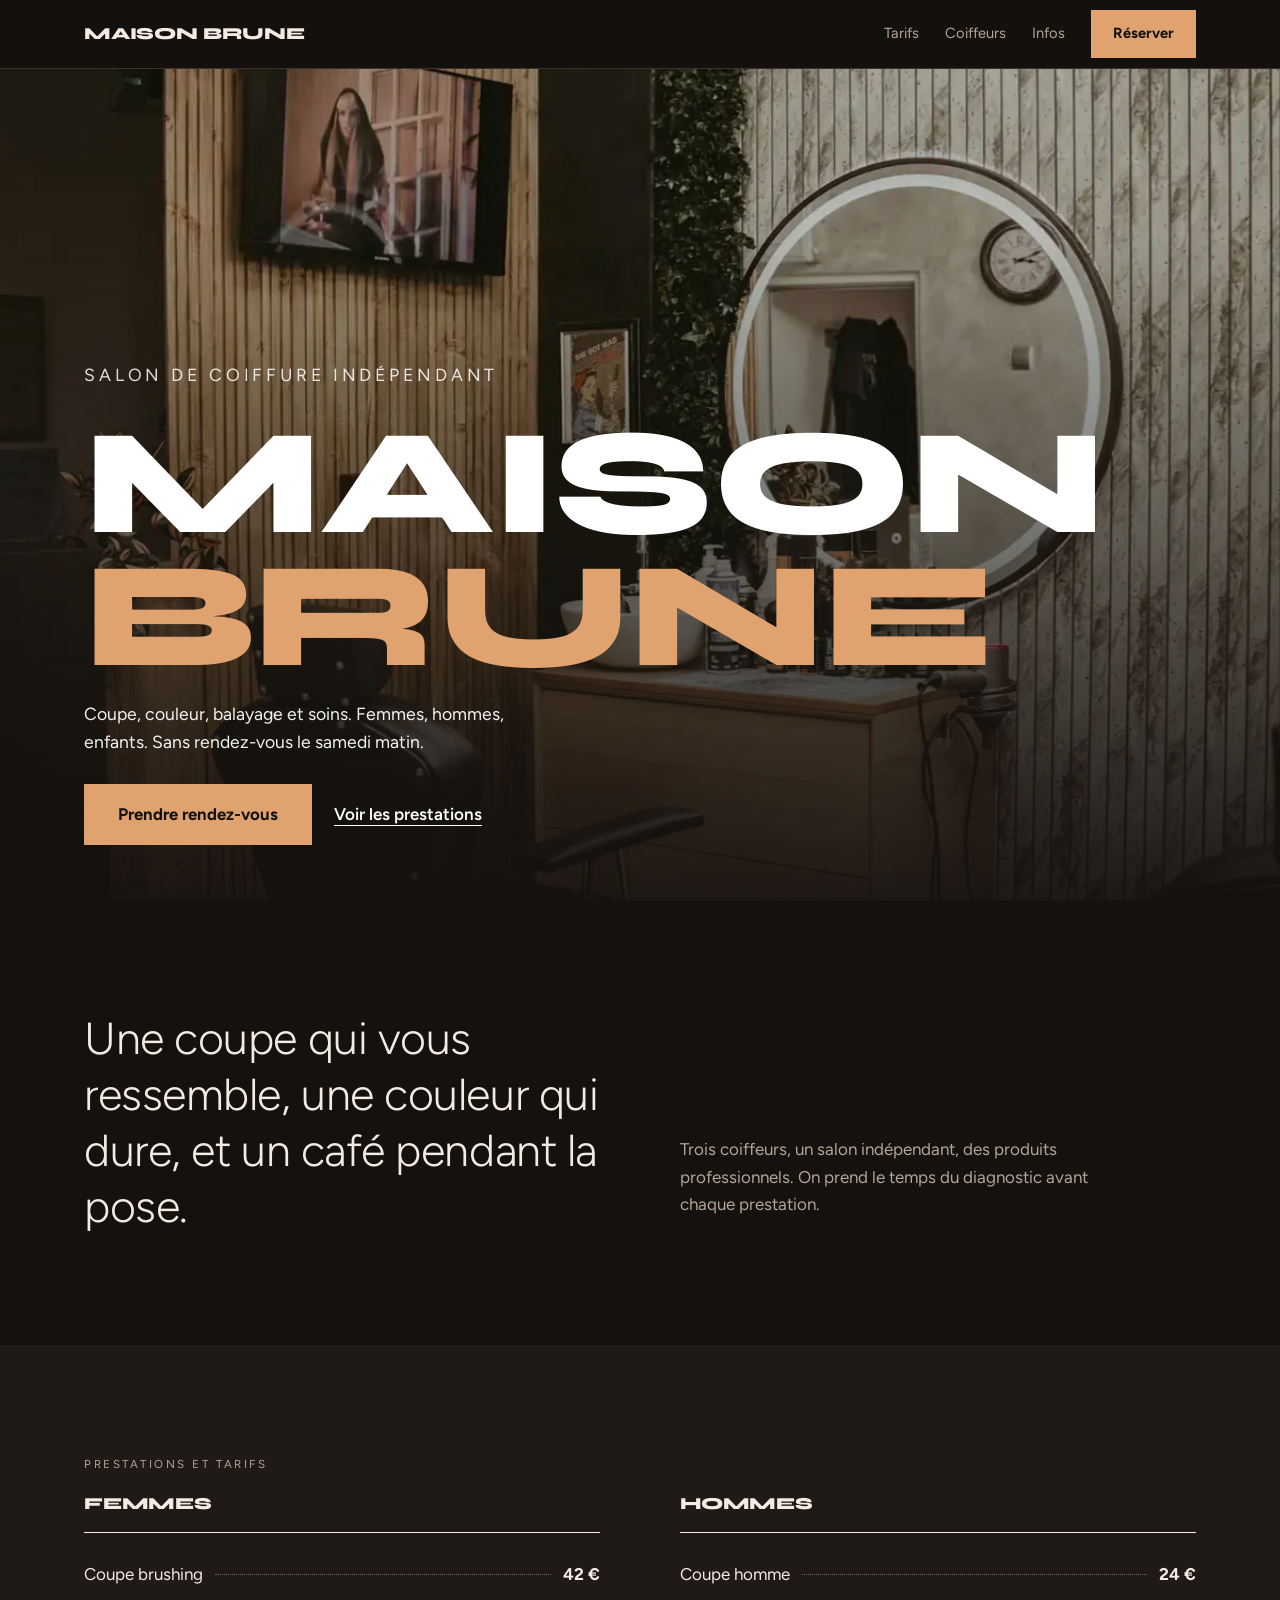
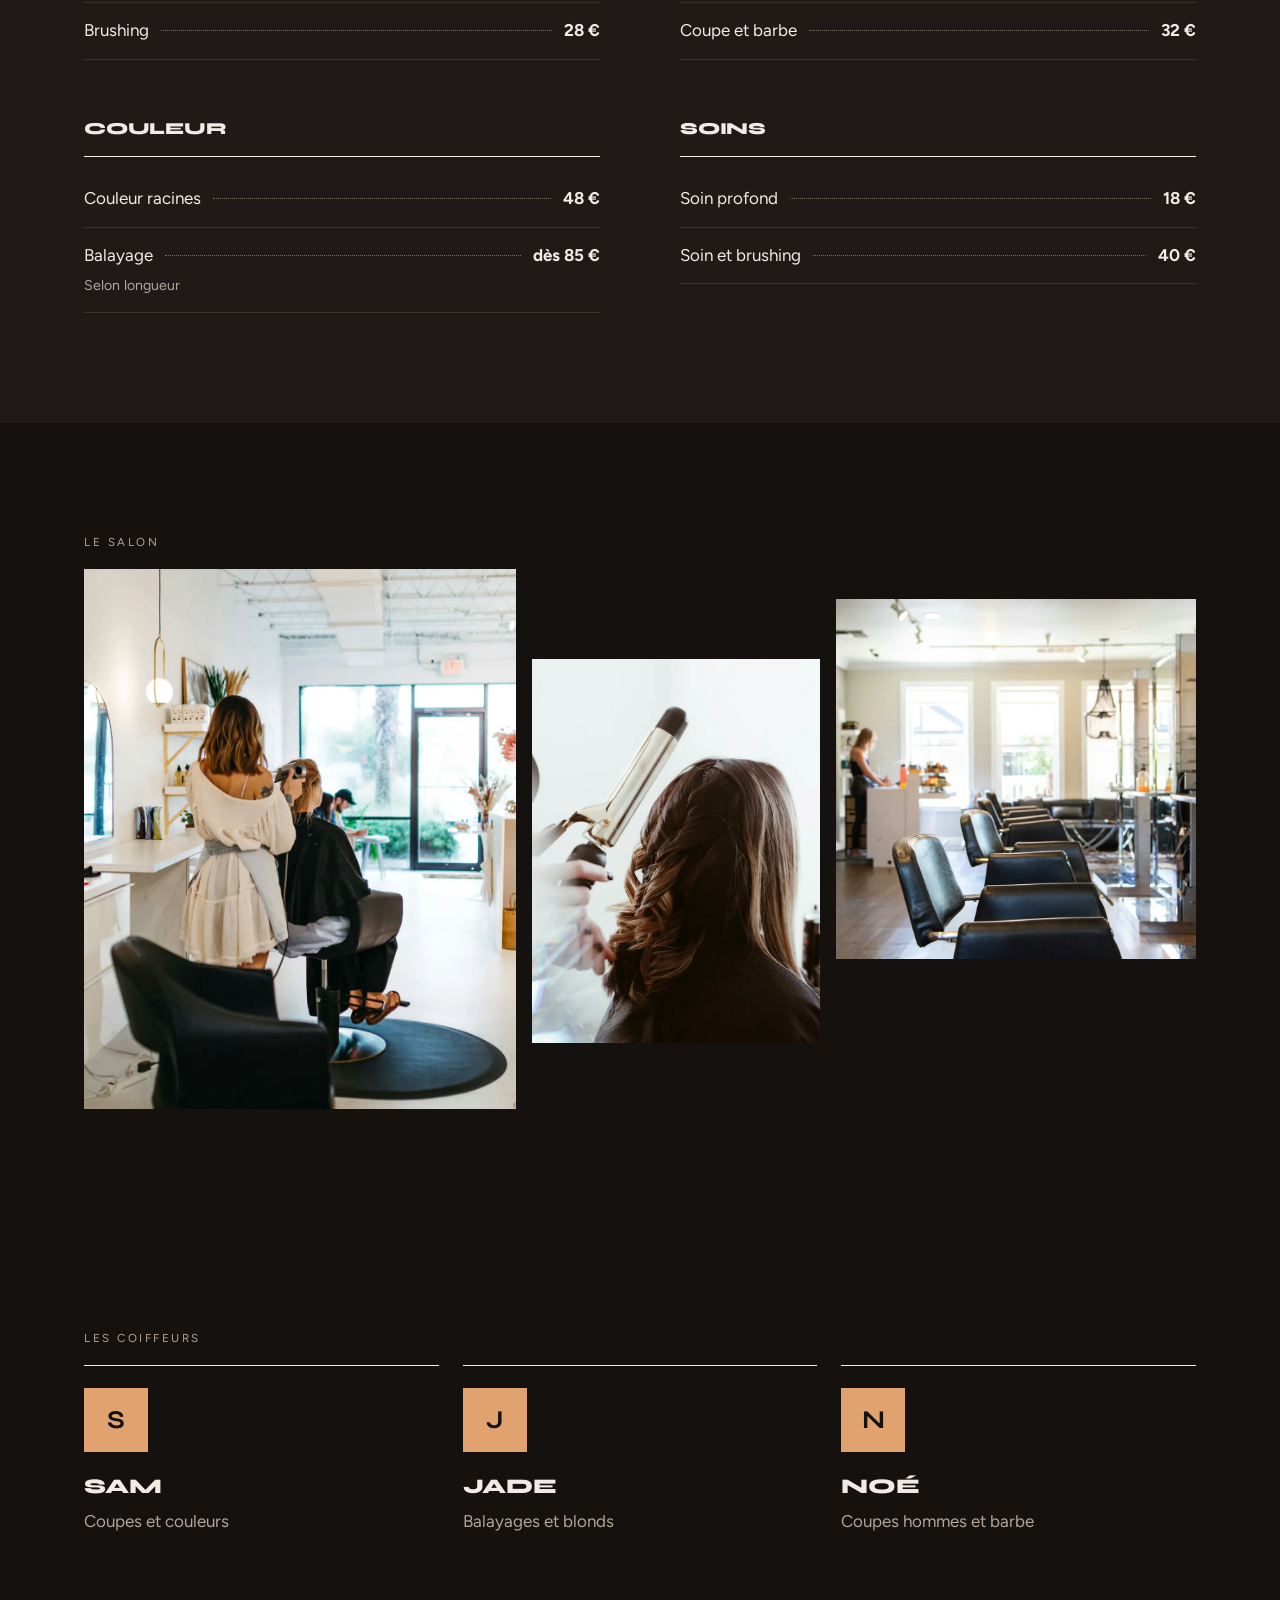
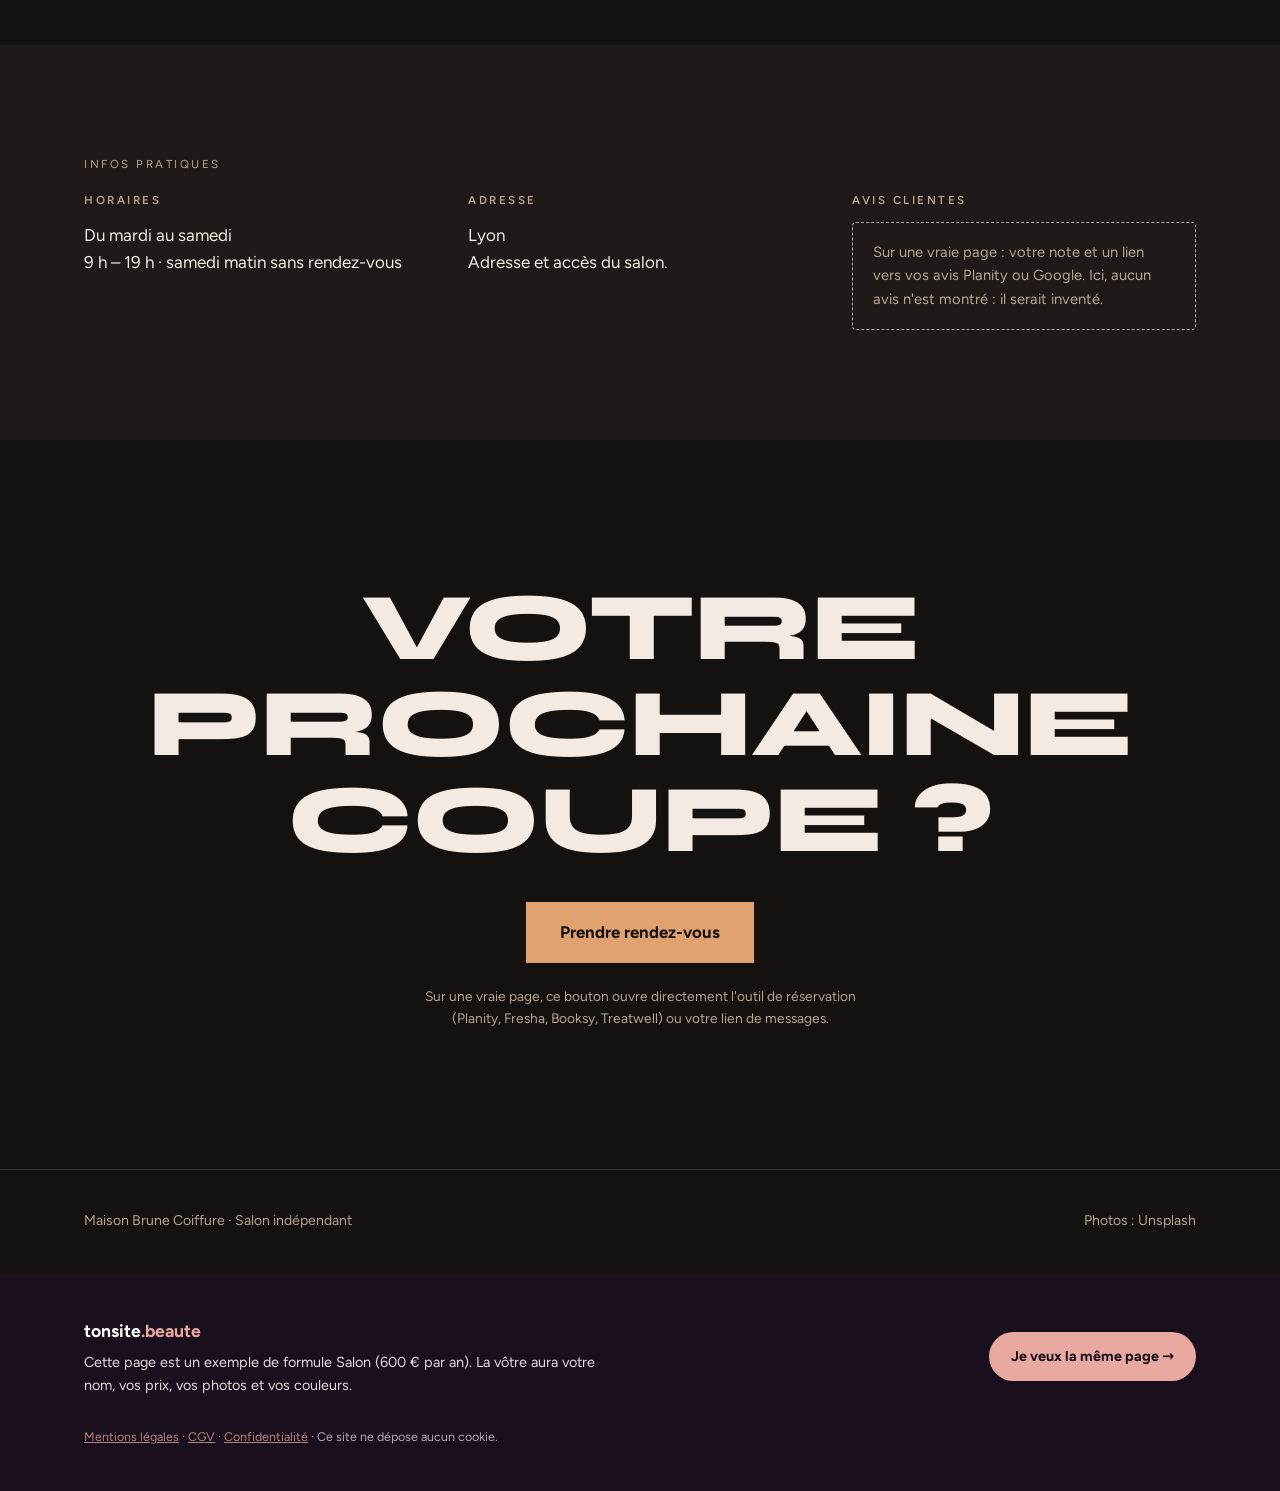
<file: demos/coiffure.html>
<!doctype html> <html lang="fr"> <head> <meta charset="utf-8"> <meta name="viewport" content="width=device-width,initial-scale=1"> <title>Maison Brune Coiffure | tonsite.beaute</title> <meta name="description" content="Exemple de page Salon : Salon de coiffure indépendant."> <meta name="robots" content="noindex"> <link rel="canonical" href="https://kamgangharold-ui.github.io/tonsite-beaute/demos/coiffure.html"> <meta property="og:title" content="Maison Brune Coiffure | tonsite.beaute"> <meta property="og:description" content="Exemple de page Salon : Salon de coiffure indépendant."> <meta property="og:image" content="https://kamgangharold-ui.github.io/tonsite-beaute/assets/logo-512.png"> <meta property="og:type" content="website"> <link rel="icon" href="../assets/favicon-64.png"> <link rel="apple-touch-icon" href="../assets/apple-touch-icon.png"> <link rel="stylesheet" href="../assets/d-yrxCsw1E.css"> </head> <body class="b-brune"> <a class="skip" href="#contenu">Aller au contenu</a> <header class="bnav"><div class="wrap"> <a class="logo d" href="#contenu">Maison Brune</a> <nav aria-label="Menu"><a href="#prestations">Tarifs</a><a href="#equipe">Coiffeurs</a><a href="#infos">Infos</a><a class="book" href="#reserver">Réserver</a></nav> </div></header> <main id="contenu"> <section class="hero"> <img src="../assets/photos/brune-salon.webp" alt="Fauteuil de coiffure devant un miroir rond, salon aux murs boisés" width="1200" height="1600" fetchpriority="high"> <div class="wrap"> <p class="kicker" style="color:inherit;opacity:.85">Salon de coiffure indépendant</p> <h1 class="d">Maison<br><em>Brune</em></h1> <p>Coupe, couleur, balayage et soins. Femmes, hommes, enfants. Sans rendez-vous le samedi matin.</p> <div class="row"><a class="book big" href="#reserver">Prendre rendez-vous</a><a class="link" href="#prestations">Voir les prestations</a></div> </div> </section> <section class="sec"><div class="wrap split"> <p class="intro reveal">Une coupe qui vous ressemble, une couleur qui dure, et un café pendant la pose.</p> <p class="side reveal">Trois coiffeurs, un salon indépendant, des produits professionnels. On prend le temps du diagnostic avant chaque prestation.</p> </div></section> <section class="sec alt" id="prestations"><div class="wrap"> <p class="kicker">Prestations et tarifs</p> <div class="menu"> <div class="reveal"><h3>Femmes</h3><ul><li><span>Coupe brushing</span><span>42 €</span></li><li><span>Brushing</span><span>28 €</span></li></ul></div> <div class="reveal"><h3>Hommes</h3><ul><li><span>Coupe homme</span><span>24 €</span></li><li><span>Coupe et barbe</span><span>32 €</span></li></ul></div> <div class="reveal"><h3>Couleur</h3><ul><li><span>Couleur racines</span><span>48 €</span></li><li><span>Balayage</span><span>dès 85 €</span><small>Selon longueur</small></li></ul></div> <div class="reveal"><h3>Soins</h3><ul><li><span>Soin profond</span><span>18 €</span></li><li><span>Soin et brushing</span><span>40 €</span></li></ul></div> </div> </div></section> <section class="sec"><div class="wrap"> <p class="kicker">Le salon</p> <div class="gal"><figure class="reveal"><img src="../assets/photos/brune-atelier.webp" alt="Coiffeuse au travail dans un salon lumineux" loading="lazy" width="1000" height="1250"></figure><figure class="reveal"><img src="../assets/photos/coiffure.webp" alt="Boucles au fer" loading="lazy" width="1000" height="1250"></figure><figure class="reveal"><img src="../assets/photos/brune-fauteuils.webp" alt="Fauteuils de coiffure noirs" loading="lazy" width="1000" height="1250"></figure></div> </div></section> <section class="sec" id="equipe"><div class="wrap"> <p class="kicker">Les coiffeurs</p> <div class="team"><div class="member reveal"><div class="mono" aria-hidden="true">S</div><h3>Sam</h3><p>Coupes et couleurs</p></div><div class="member reveal"><div class="mono" aria-hidden="true">J</div><h3>Jade</h3><p>Balayages et blonds</p></div><div class="member reveal"><div class="mono" aria-hidden="true">N</div><h3>Noé</h3><p>Coupes hommes et barbe</p></div></div> </div></section> <section class="sec alt" id="infos"><div class="wrap"> <p class="kicker">Infos pratiques</p> <div class="info"> <div class="reveal"><h3>Horaires</h3><p>Du mardi au samedi<br>9 h – 19 h · samedi matin sans rendez-vous</p></div> <div class="reveal"><h3>Adresse</h3><p>Lyon<br>Adresse et accès du salon.</p></div> <div class="reveal"><h3>Avis clientes</h3><p class="placeholder">Sur une vraie page : votre note et un lien vers vos avis Planity ou Google. Ici, aucun avis n'est montré : il serait inventé.</p></div> </div> </div></section> <section class="closing" id="reserver"><div class="wrap"> <h2 class="d reveal">Votre prochaine<br>coupe ?</h2> <a class="book big" href="#reserver">Prendre rendez-vous</a> <p class="note">Sur une vraie page, ce bouton ouvre directement l'outil de réservation (Planity, Fresha, Booksy, Treatwell) ou votre lien de messages.</p> </div></section> </main> <footer class="bfoot"><div class="wrap"><span>Maison Brune Coiffure · Salon indépendant</span><span>Photos : Unsplash</span></div></footer> <div class="made"><div class="wrap"> <div><strong>tonsite<b>.beaute</b></strong><p>Cette page est un exemple de formule Salon (600 € par an). La vôtre aura votre nom, vos prix, vos photos et vos couleurs.</p></div> <a class="cta" href="../contact.html?formule=salon">Je veux la même page →</a> <p class="legal"><a href="../mentions-legales.html">Mentions légales</a> · <a href="../cgv.html">CGV</a> · <a href="../confidentialite.html">Confidentialité</a> · Ce site ne dépose aucun cookie.</p> </div></div> <dialog id="booking" aria-labelledby="booking-t"> <p class="kicker">Réservation</p> <h2 class="d" id="booking-t">Maison Brune Coiffure</h2> <p>Sur une vraie page, ce bouton ouvre directement votre Planity, Fresha, Booksy ou Treatwell. Votre cliente réserve là où vous gérez déjà vos rendez-vous.</p> <div class="dl-actions"><a class="cta" href="../contact.html?formule=salon">Je veux la même page</a><button type="button" data-close>Continuer la visite</button></div> </dialog> <script src="../assets/s-BPUJOgHn.js"></script> <script src="../assets/d-DVCOrWAM.js"></script> </body> </html>
</file>
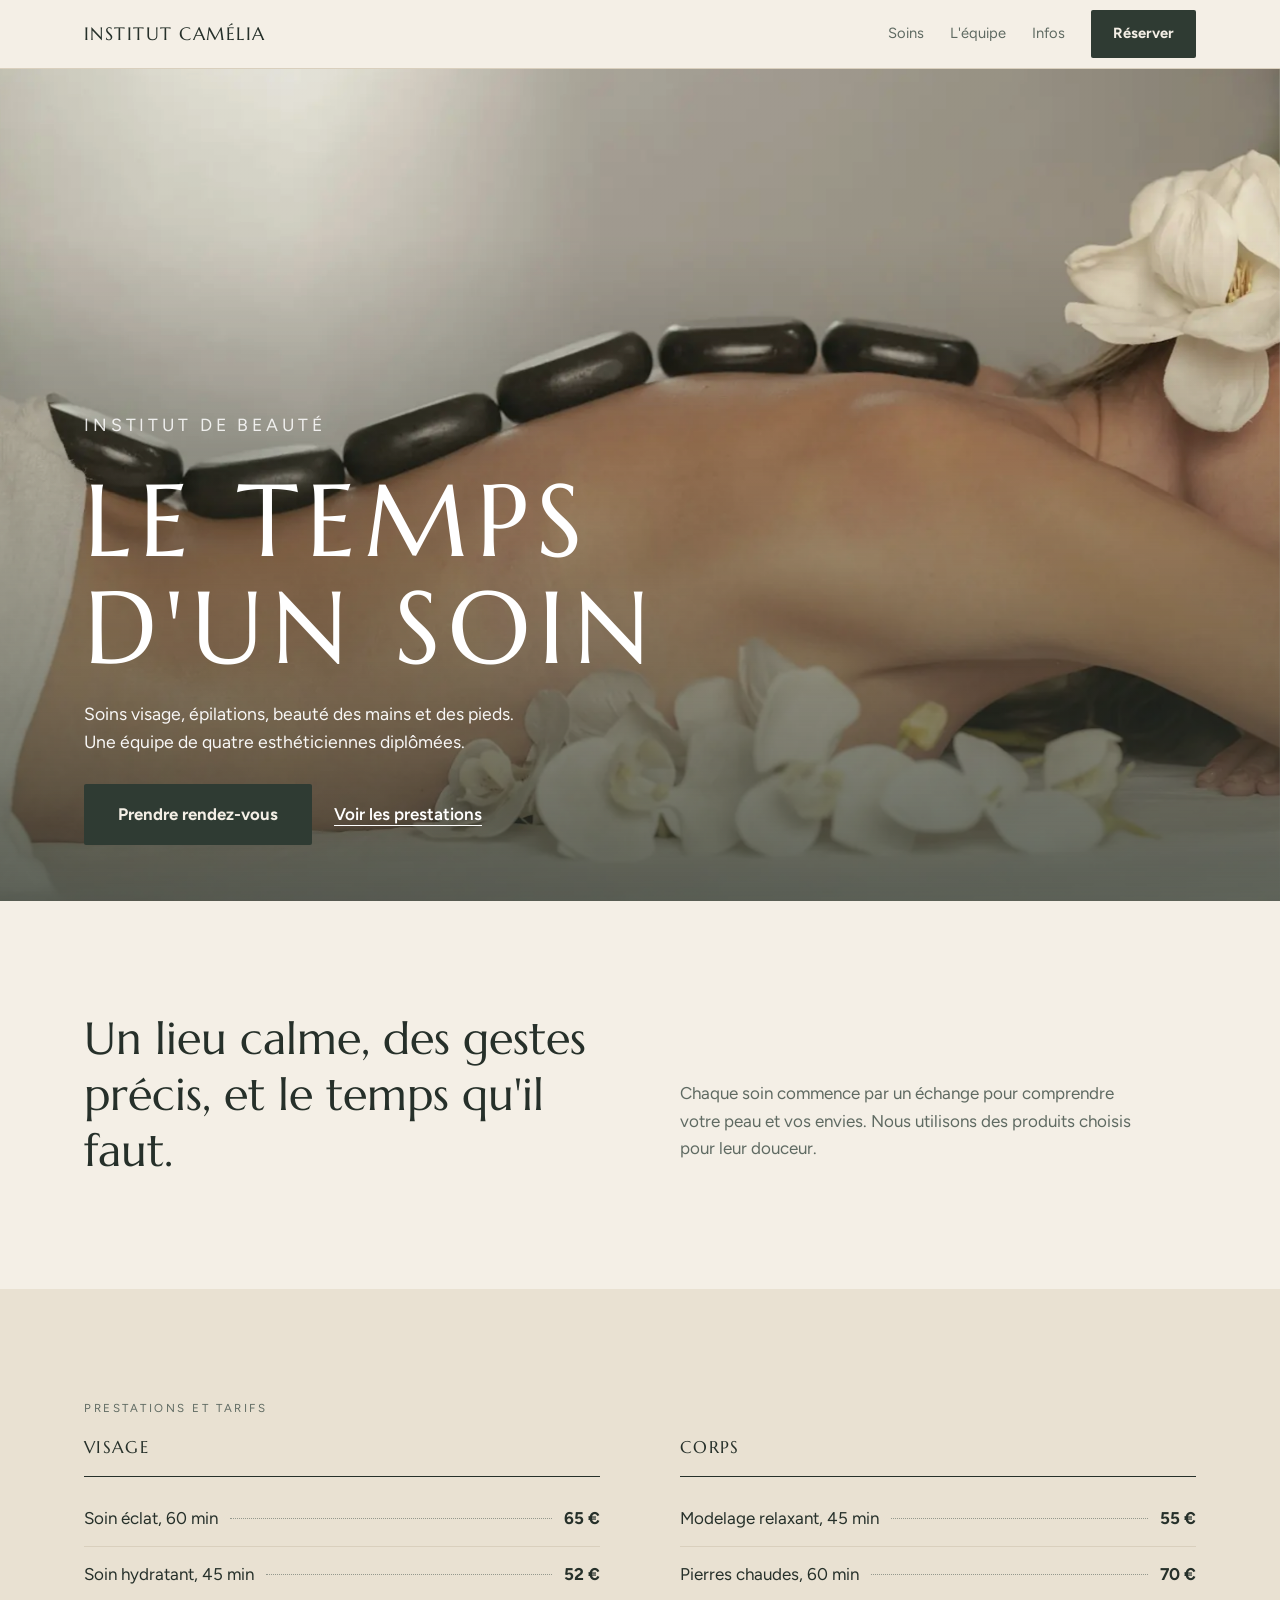
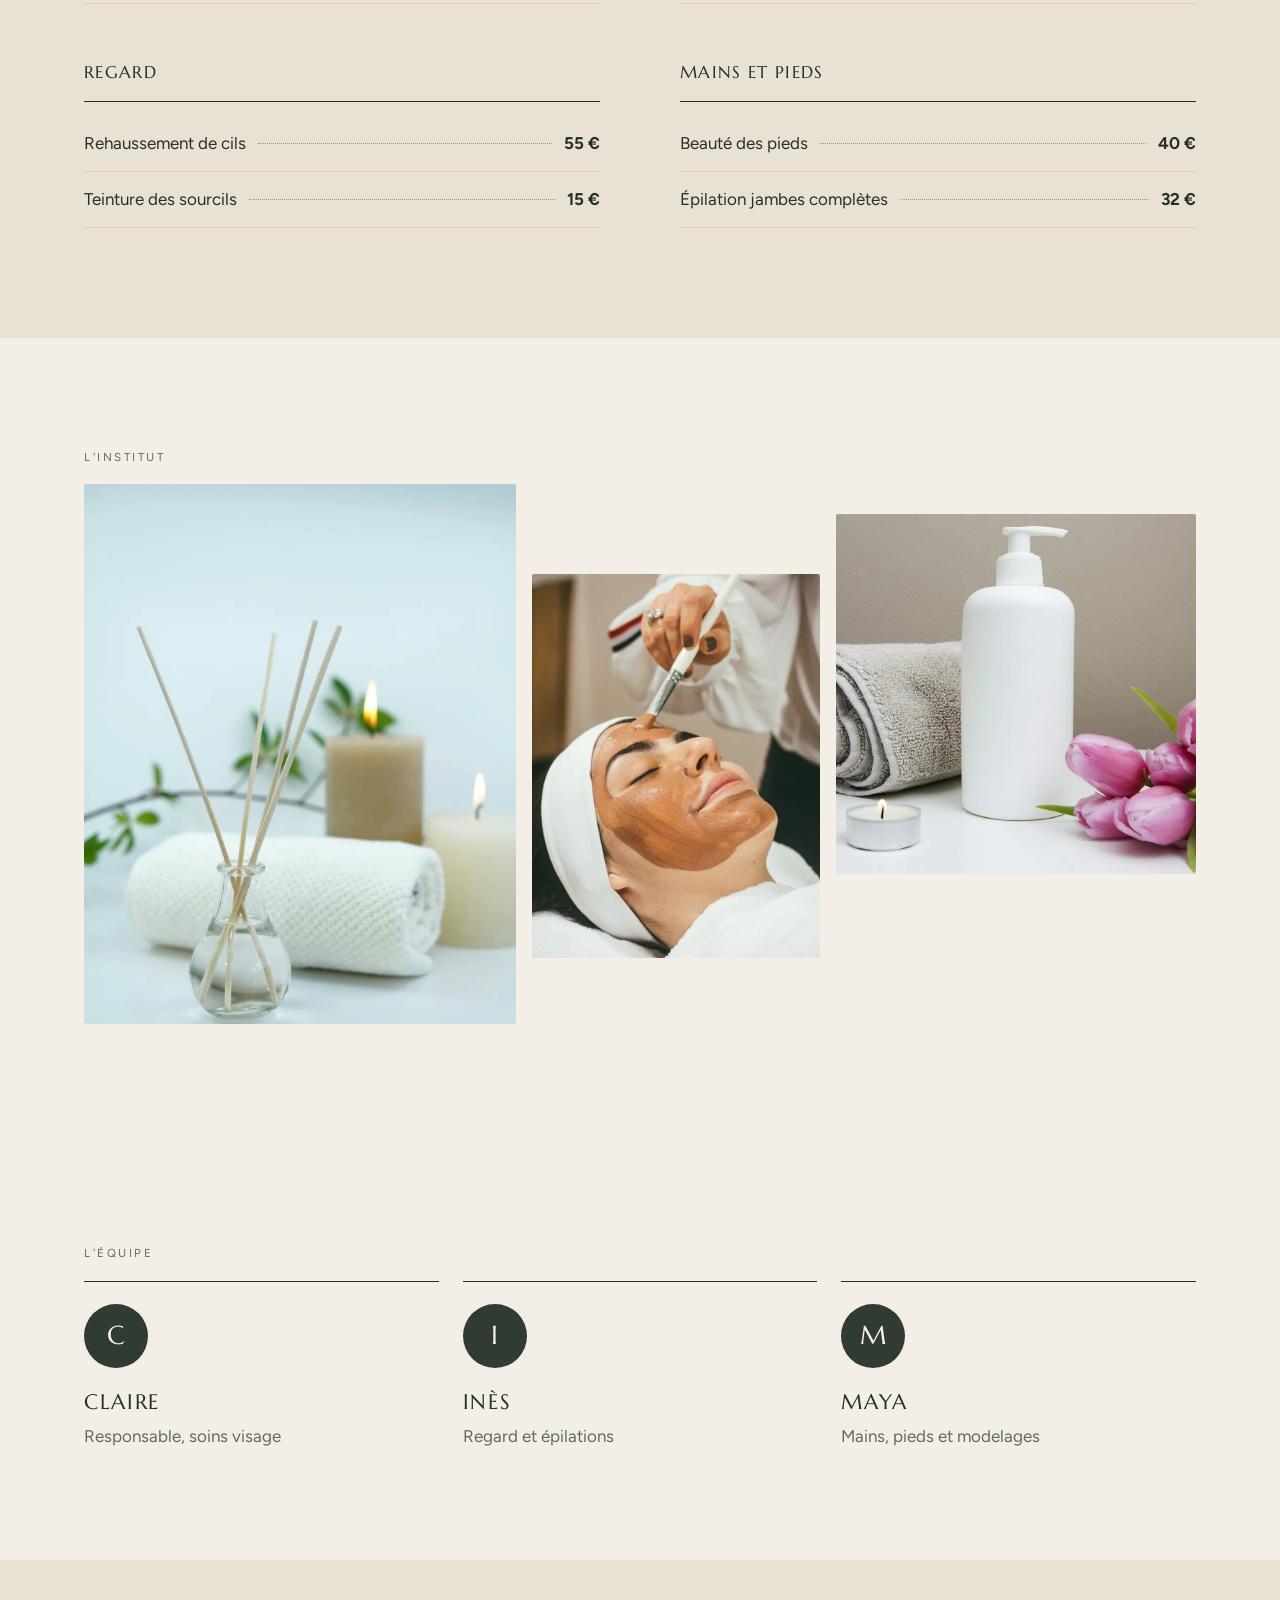
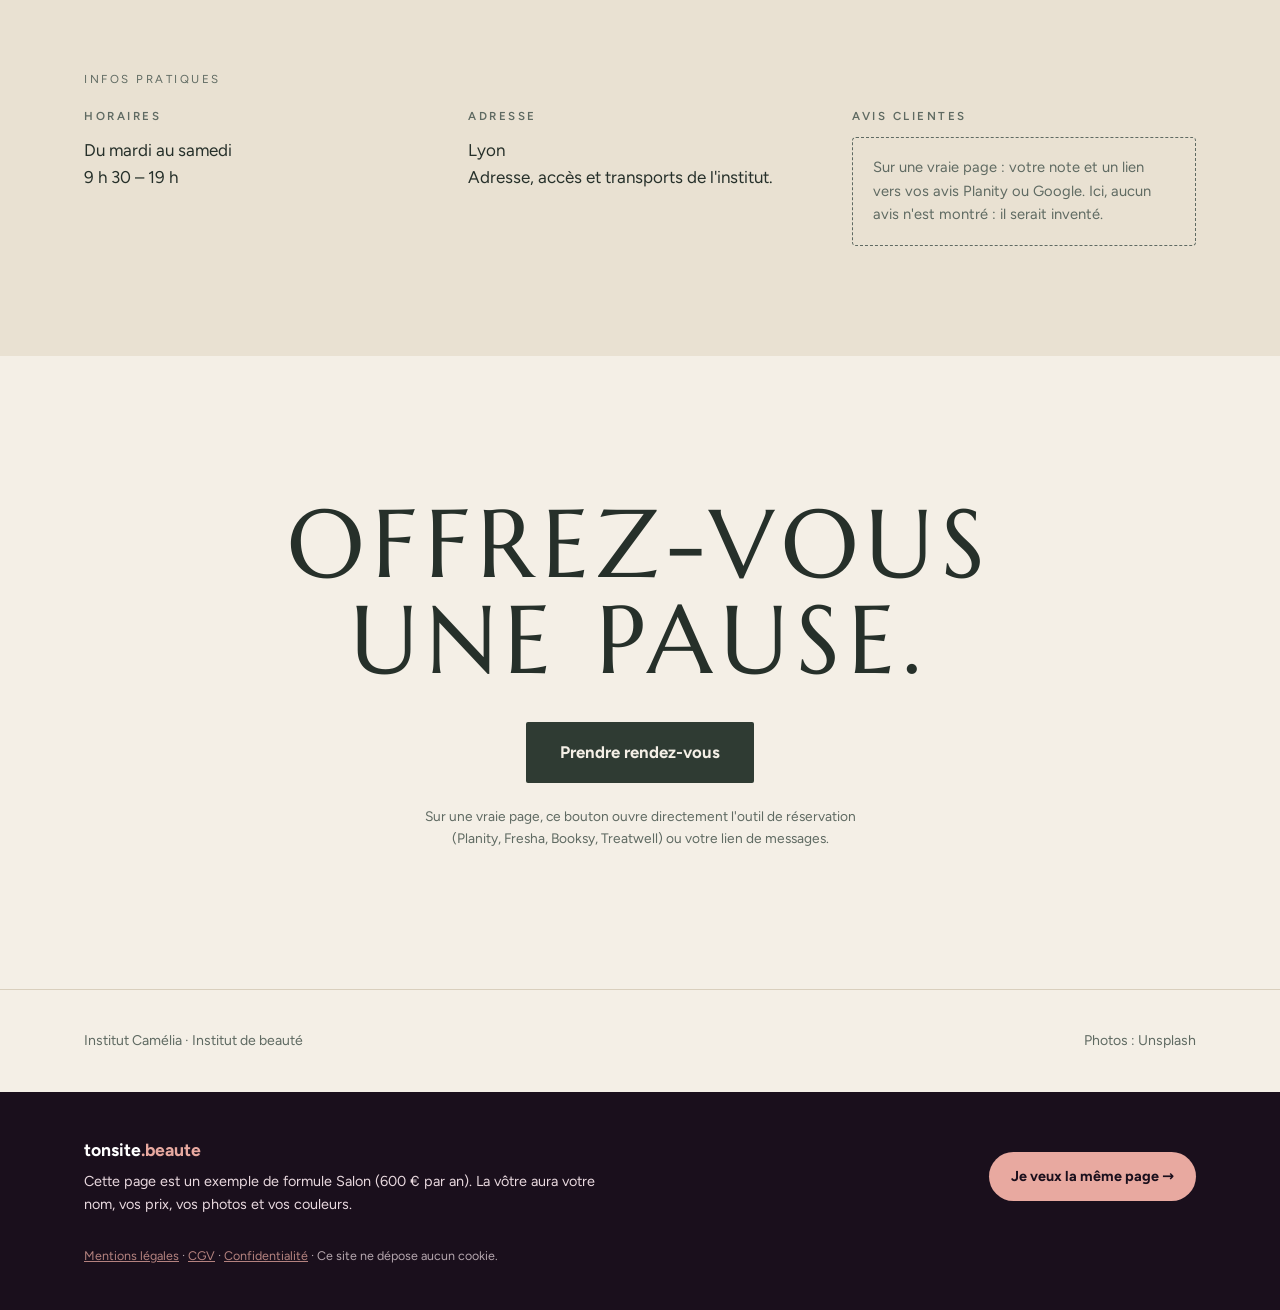
<file: demos/institut.html>
<!doctype html> <html lang="fr"> <head> <meta charset="utf-8"> <meta name="viewport" content="width=device-width,initial-scale=1"> <title>Institut Camélia | tonsite.beaute</title> <meta name="description" content="Exemple de page Salon : Institut de beauté avec équipe."> <meta name="robots" content="noindex"> <link rel="canonical" href="https://kamgangharold-ui.github.io/tonsite-beaute/demos/institut.html"> <meta property="og:title" content="Institut Camélia | tonsite.beaute"> <meta property="og:description" content="Exemple de page Salon : Institut de beauté avec équipe."> <meta property="og:image" content="https://kamgangharold-ui.github.io/tonsite-beaute/assets/logo-512.png"> <meta property="og:type" content="website"> <link rel="icon" href="../assets/favicon-64.png"> <link rel="apple-touch-icon" href="../assets/apple-touch-icon.png"> <link rel="stylesheet" href="../assets/d-yrxCsw1E.css"> </head> <body class="b-camelia"> <a class="skip" href="#contenu">Aller au contenu</a> <header class="bnav"><div class="wrap"> <a class="logo d" href="#contenu">Institut Camélia</a> <nav aria-label="Menu"><a href="#prestations">Soins</a><a href="#equipe">L'équipe</a><a href="#infos">Infos</a><a class="book" href="#reserver">Réserver</a></nav> </div></header> <main id="contenu"> <section class="hero"> <img src="../assets/photos/camelia-pierres.webp" alt="Massage aux pierres chaudes et fleurs blanches" width="1200" height="1600" fetchpriority="high"> <div class="wrap"> <p class="kicker" style="color:inherit;opacity:.85">Institut de beauté</p> <h1 class="d">Le temps<br>d'un soin</h1> <p>Soins visage, épilations, beauté des mains et des pieds. Une équipe de quatre esthéticiennes diplômées.</p> <div class="row"><a class="book big" href="#reserver">Prendre rendez-vous</a><a class="link" href="#prestations">Voir les prestations</a></div> </div> </section> <section class="sec"><div class="wrap split"> <p class="intro reveal">Un lieu calme, des gestes précis, et le temps qu'il faut.</p> <p class="side reveal">Chaque soin commence par un échange pour comprendre votre peau et vos envies. Nous utilisons des produits choisis pour leur douceur.</p> </div></section> <section class="sec alt" id="prestations"><div class="wrap"> <p class="kicker">Prestations et tarifs</p> <div class="menu"> <div class="reveal"><h3>Visage</h3><ul><li><span>Soin éclat, 60 min</span><span>65 €</span></li><li><span>Soin hydratant, 45 min</span><span>52 €</span></li></ul></div> <div class="reveal"><h3>Corps</h3><ul><li><span>Modelage relaxant, 45 min</span><span>55 €</span></li><li><span>Pierres chaudes, 60 min</span><span>70 €</span></li></ul></div> <div class="reveal"><h3>Regard</h3><ul><li><span>Rehaussement de cils</span><span>55 €</span></li><li><span>Teinture des sourcils</span><span>15 €</span></li></ul></div> <div class="reveal"><h3>Mains et pieds</h3><ul><li><span>Beauté des pieds</span><span>40 €</span></li><li><span>Épilation jambes complètes</span><span>32 €</span></li></ul></div> </div> </div></section> <section class="sec"><div class="wrap"> <p class="kicker">L'institut</p> <div class="gal"><figure class="reveal"><img src="../assets/photos/camelia-bougies.webp" alt="Bougies, diffuseur et serviette roulée" loading="lazy" width="1000" height="1250"></figure><figure class="reveal"><img src="../assets/photos/camelia-masque.webp" alt="Soin du visage au masque" loading="lazy" width="1000" height="1250"></figure><figure class="reveal"><img src="../assets/photos/camelia-serviette.webp" alt="Serviette, flacon et tulipes" loading="lazy" width="1000" height="1250"></figure></div> </div></section> <section class="sec" id="equipe"><div class="wrap"> <p class="kicker">L'équipe</p> <div class="team"><div class="member reveal"><div class="mono" aria-hidden="true">C</div><h3>Claire</h3><p>Responsable, soins visage</p></div><div class="member reveal"><div class="mono" aria-hidden="true">I</div><h3>Inès</h3><p>Regard et épilations</p></div><div class="member reveal"><div class="mono" aria-hidden="true">M</div><h3>Maya</h3><p>Mains, pieds et modelages</p></div></div> </div></section> <section class="sec alt" id="infos"><div class="wrap"> <p class="kicker">Infos pratiques</p> <div class="info"> <div class="reveal"><h3>Horaires</h3><p>Du mardi au samedi<br>9 h 30 – 19 h</p></div> <div class="reveal"><h3>Adresse</h3><p>Lyon<br>Adresse, accès et transports de l'institut.</p></div> <div class="reveal"><h3>Avis clientes</h3><p class="placeholder">Sur une vraie page : votre note et un lien vers vos avis Planity ou Google. Ici, aucun avis n'est montré : il serait inventé.</p></div> </div> </div></section> <section class="closing" id="reserver"><div class="wrap"> <h2 class="d reveal">Offrez-vous<br>une pause.</h2> <a class="book big" href="#reserver">Prendre rendez-vous</a> <p class="note">Sur une vraie page, ce bouton ouvre directement l'outil de réservation (Planity, Fresha, Booksy, Treatwell) ou votre lien de messages.</p> </div></section> </main> <footer class="bfoot"><div class="wrap"><span>Institut Camélia · Institut de beauté</span><span>Photos : Unsplash</span></div></footer> <div class="made"><div class="wrap"> <div><strong>tonsite<b>.beaute</b></strong><p>Cette page est un exemple de formule Salon (600 € par an). La vôtre aura votre nom, vos prix, vos photos et vos couleurs.</p></div> <a class="cta" href="../contact.html?formule=salon">Je veux la même page →</a> <p class="legal"><a href="../mentions-legales.html">Mentions légales</a> · <a href="../cgv.html">CGV</a> · <a href="../confidentialite.html">Confidentialité</a> · Ce site ne dépose aucun cookie.</p> </div></div> <dialog id="booking" aria-labelledby="booking-t"> <p class="kicker">Réservation</p> <h2 class="d" id="booking-t">Institut Camélia</h2> <p>Sur une vraie page, ce bouton ouvre directement votre Planity, Fresha, Booksy ou Treatwell. Votre cliente réserve là où vous gérez déjà vos rendez-vous.</p> <div class="dl-actions"><a class="cta" href="../contact.html?formule=salon">Je veux la même page</a><button type="button" data-close>Continuer la visite</button></div> </dialog> <script src="../assets/s-BPUJOgHn.js"></script> <script src="../assets/d-DVCOrWAM.js"></script> </body> </html>
</file>
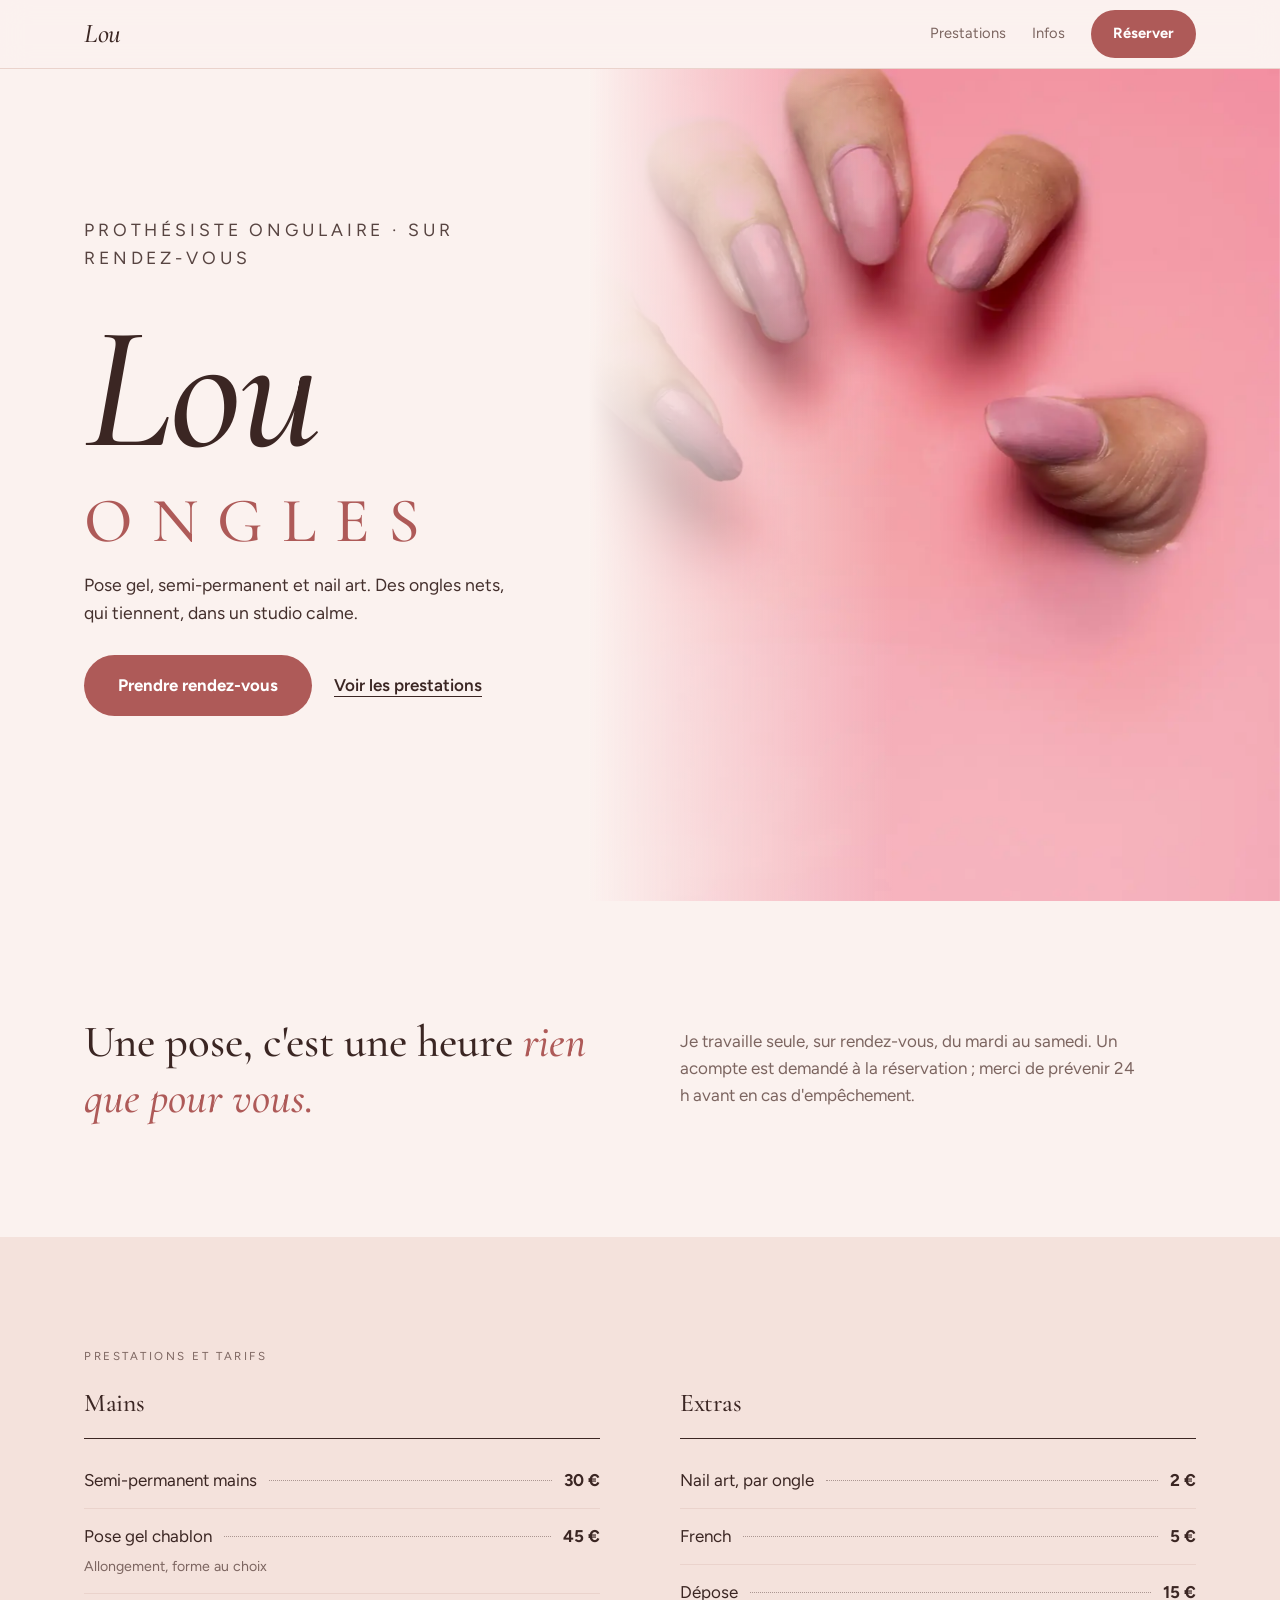
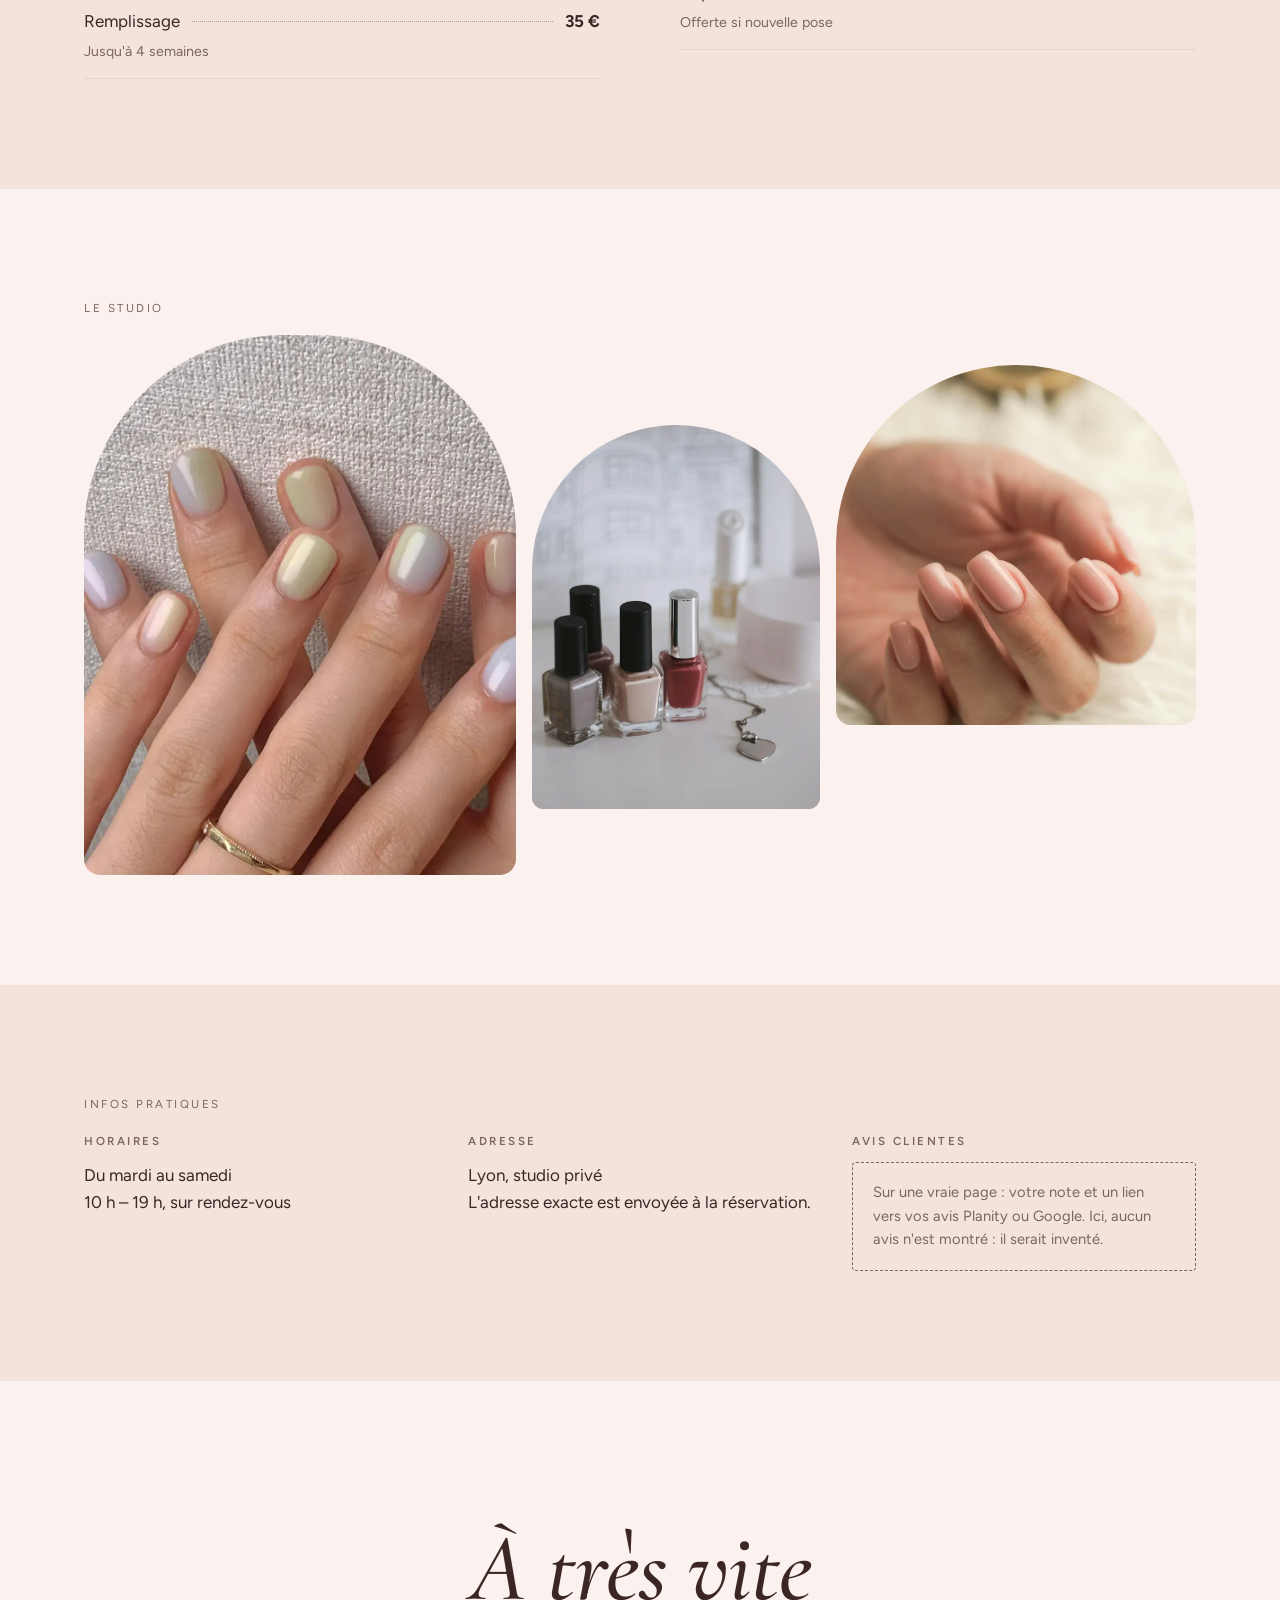
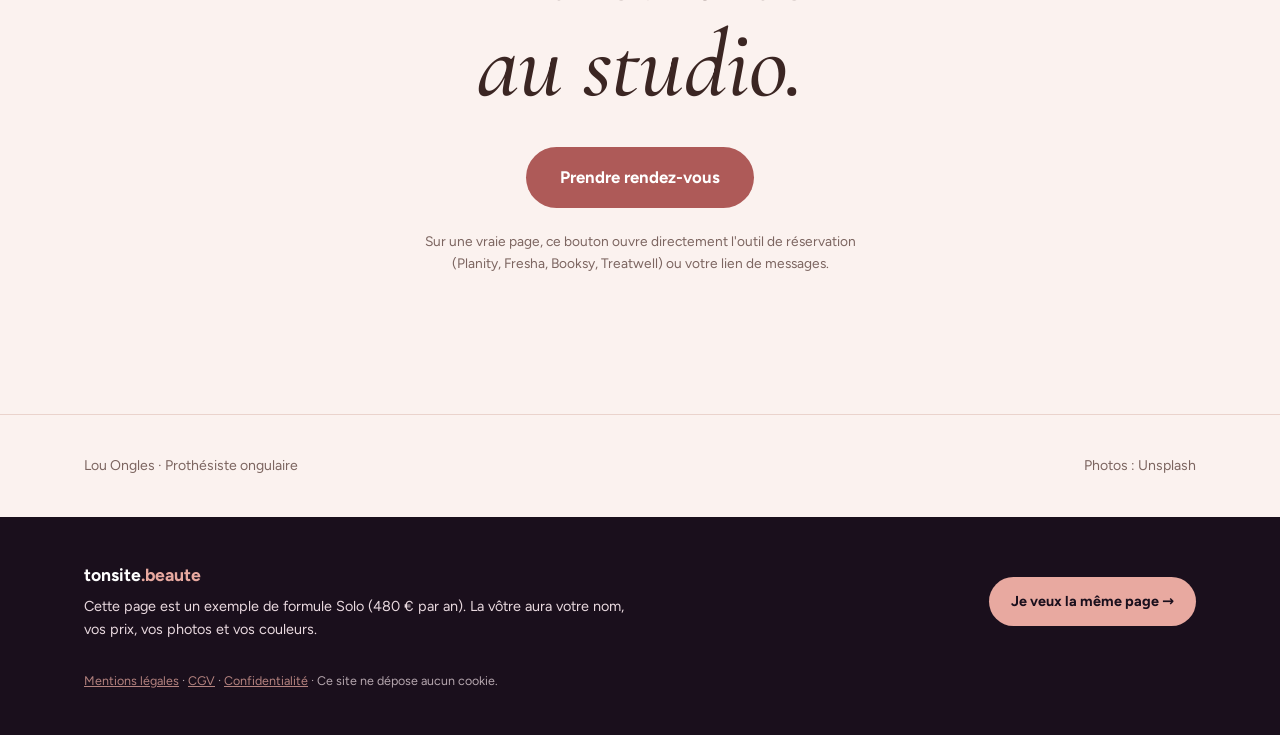
<file: demos/ongles.html>
<!doctype html> <html lang="fr"> <head> <meta charset="utf-8"> <meta name="viewport" content="width=device-width,initial-scale=1"> <title>Lou Ongles | tonsite.beaute</title> <meta name="description" content="Exemple de page Solo : Prothésiste ongulaire en solo."> <meta name="robots" content="noindex"> <link rel="canonical" href="https://kamgangharold-ui.github.io/tonsite-beaute/demos/ongles.html"> <meta property="og:title" content="Lou Ongles | tonsite.beaute"> <meta property="og:description" content="Exemple de page Solo : Prothésiste ongulaire en solo."> <meta property="og:image" content="https://kamgangharold-ui.github.io/tonsite-beaute/assets/logo-512.png"> <meta property="og:type" content="website"> <link rel="icon" href="../assets/favicon-64.png"> <link rel="apple-touch-icon" href="../assets/apple-touch-icon.png"> <link rel="stylesheet" href="../assets/d-yrxCsw1E.css"> </head> <body class="b-lou"> <a class="skip" href="#contenu">Aller au contenu</a> <header class="bnav"><div class="wrap"> <a class="logo d" href="#contenu"><i>Lou</i></a> <nav aria-label="Menu"><a href="#prestations">Prestations</a><a href="#infos">Infos</a><a class="book" href="#reserver">Réserver</a></nav> </div></header> <main id="contenu"> <section class="hero"> <img src="../assets/photos/lou-rose.webp" alt="Mains aux ongles vieux rose sur fond rose" width="1200" height="1600" fetchpriority="high"> <div class="wrap"> <p class="kicker" style="color:inherit;opacity:.85">Prothésiste ongulaire · sur rendez-vous</p> <h1 class="d">Lou<span>Ongles</span></h1> <p>Pose gel, semi-permanent et nail art. Des ongles nets, qui tiennent, dans un studio calme.</p> <div class="row"><a class="book big" href="#reserver">Prendre rendez-vous</a><a class="link" href="#prestations">Voir les prestations</a></div> </div> </section> <section class="sec"><div class="wrap split"> <p class="intro reveal">Une pose, c'est une heure <em>rien que pour vous.</em></p> <p class="side reveal">Je travaille seule, sur rendez-vous, du mardi au samedi. Un acompte est demandé à la réservation ; merci de prévenir 24 h avant en cas d'empêchement.</p> </div></section> <section class="sec alt" id="prestations"><div class="wrap"> <p class="kicker">Prestations et tarifs</p> <div class="menu"> <div class="reveal"><h3>Mains</h3><ul><li><span>Semi-permanent mains</span><span>30 €</span></li><li><span>Pose gel chablon</span><span>45 €</span><small>Allongement, forme au choix</small></li><li><span>Remplissage</span><span>35 €</span><small>Jusqu'à 4 semaines</small></li></ul></div> <div class="reveal"><h3>Extras</h3><ul><li><span>Nail art, par ongle</span><span>2 €</span></li><li><span>French</span><span>5 €</span></li><li><span>Dépose</span><span>15 €</span><small>Offerte si nouvelle pose</small></li></ul></div> </div> </div></section> <section class="sec"><div class="wrap"> <p class="kicker">Le studio</p> <div class="gal"><figure class="reveal"><img src="../assets/photos/lou-pastel.webp" alt="Ongles pastel" loading="lazy" width="1000" height="1250"></figure><figure class="reveal"><img src="../assets/photos/lou-flacons.webp" alt="Flacons de vernis nude et bordeaux" loading="lazy" width="1000" height="1250"></figure><figure class="reveal"><img src="../assets/photos/ongles-nude.webp" alt="Ongles nude" loading="lazy" width="1000" height="1250"></figure></div> </div></section> <section class="sec alt" id="infos"><div class="wrap"> <p class="kicker">Infos pratiques</p> <div class="info"> <div class="reveal"><h3>Horaires</h3><p>Du mardi au samedi<br>10 h – 19 h, sur rendez-vous</p></div> <div class="reveal"><h3>Adresse</h3><p>Lyon, studio privé<br>L'adresse exacte est envoyée à la réservation.</p></div> <div class="reveal"><h3>Avis clientes</h3><p class="placeholder">Sur une vraie page : votre note et un lien vers vos avis Planity ou Google. Ici, aucun avis n'est montré : il serait inventé.</p></div> </div> </div></section> <section class="closing" id="reserver"><div class="wrap"> <h2 class="d reveal">À très vite<br>au studio.</h2> <a class="book big" href="#reserver">Prendre rendez-vous</a> <p class="note">Sur une vraie page, ce bouton ouvre directement l'outil de réservation (Planity, Fresha, Booksy, Treatwell) ou votre lien de messages.</p> </div></section> </main> <footer class="bfoot"><div class="wrap"><span>Lou Ongles · Prothésiste ongulaire</span><span>Photos : Unsplash</span></div></footer> <div class="made"><div class="wrap"> <div><strong>tonsite<b>.beaute</b></strong><p>Cette page est un exemple de formule Solo (480 € par an). La vôtre aura votre nom, vos prix, vos photos et vos couleurs.</p></div> <a class="cta" href="../contact.html?formule=solo">Je veux la même page →</a> <p class="legal"><a href="../mentions-legales.html">Mentions légales</a> · <a href="../cgv.html">CGV</a> · <a href="../confidentialite.html">Confidentialité</a> · Ce site ne dépose aucun cookie.</p> </div></div> <dialog id="booking" aria-labelledby="booking-t"> <p class="kicker">Réservation</p> <h2 class="d" id="booking-t">Lou Ongles</h2> <p>Sur une vraie page, ce bouton ouvre directement votre Planity, Fresha, Booksy ou Treatwell. Votre cliente réserve là où vous gérez déjà vos rendez-vous.</p> <div class="dl-actions"><a class="cta" href="../contact.html?formule=solo">Je veux la même page</a><button type="button" data-close>Continuer la visite</button></div> </dialog> <script src="../assets/s-BPUJOgHn.js"></script> <script src="../assets/d-DVCOrWAM.js"></script> </body> </html>
</file>
<file: assets/s-XIkf2OWC.css>
@font-face{font-family:Bodoni Moda;src:url(fonts/bodoni-moda.woff2) format("woff2");font-weight:400 900;font-style:normal;font-display:swap}@font-face{font-family:Bodoni Moda;src:url(fonts/bodoni-moda-italic.woff2) format("woff2");font-weight:400 900;font-style:italic;font-display:swap}@font-face{font-family:Figtree;src:url(fonts/figtree.woff2) format("woff2");font-weight:300 800;font-style:normal;font-display:swap}:root{--plum:#2A1A2E;--plum-2:#3a2540;--plum-3:#4a3150;--rose:#E8A9A0;--rose-2:#B9707A;--rose-ink:#9A4F5B;--cream:#FFF7F2;--blush:#fbeee8;--sand:#f3e7e2;--line:#eadad3;--ink:#1A0F1C;--muted:#6b5a6e;--on-plum:#f3e3dc;--on-plum-muted:#c9b3c0;--radius:22px;--max:1160px;--display:"Bodoni Moda","Didot","Bodoni 72",Georgia,serif;--body:"Figtree","Segoe UI",system-ui,-apple-system,"Helvetica Neue",Arial,sans-serif;--ease:cubic-bezier(.22,1,.36,1)}*{box-sizing:border-box}html{scroll-behavior:smooth;-webkit-text-size-adjust:100%}body{margin:0;font-family:var(--body);color:var(--ink);background:var(--cream);line-height:1.6;font-size:17px;-webkit-font-smoothing:antialiased}img{max-width:100%;height:auto;display:block}a{color:var(--rose-ink);text-underline-offset:3px}a:focus-visible,button:focus-visible,input:focus-visible,select:focus-visible,textarea:focus-visible,summary:focus-visible{outline:3px solid var(--rose-2);outline-offset:3px}::selection{background:var(--rose);color:var(--ink)}.wrap{max-width:var(--max);margin:0 auto;padding:0 24px}h1,h2,h3{font-family:var(--display);font-weight:500;line-height:1.08;margin:0 0 .5em;letter-spacing:-.01em;font-optical-sizing:auto;text-wrap:balance}h1{font-size:clamp(2.4rem,6.4vw,4.6rem)}h2{font-size:clamp(1.9rem,4.2vw,3rem)}h3{font-size:1.35rem;font-weight:600}h1 em,h2 em{font-style:italic;color:var(--rose-2)}p{text-wrap:pretty}.eyebrow{display:inline-flex;align-items:center;gap:10px;font-size:.78rem;font-weight:700;letter-spacing:.16em;text-transform:uppercase;color:var(--rose-ink);margin-bottom:18px}.eyebrow:before{content:"";width:28px;height:1px;background:currentColor}.skip{position:absolute;left:-999px}.skip:focus{left:10px;top:10px;background:#fff;padding:8px;z-index:99}header.site{position:sticky;top:0;z-index:20;background:#2a1a2eeb;backdrop-filter:saturate(1.4) blur(14px);-webkit-backdrop-filter:saturate(1.4) blur(14px);color:var(--cream);border-bottom:1px solid rgba(232,169,160,.14)}header.site .wrap{display:flex;align-items:center;justify-content:space-between;gap:16px;padding-top:12px;padding-bottom:12px;flex-wrap:wrap}.brand{display:flex;align-items:center;gap:10px;color:var(--cream);text-decoration:none;font-family:var(--body);font-size:1.15rem;font-weight:700;letter-spacing:-.01em}.brand img{width:40px;height:40px;border-radius:50%}.brand span b{color:var(--rose)}nav.main{display:flex;align-items:center;gap:6px;flex-wrap:wrap}nav.main a{color:var(--on-plum);text-decoration:none;font-size:.95rem;padding:8px 12px;border-radius:999px;transition:color .2s,background-color .2s}nav.main a:hover{color:#fff;background:#ffffff0f}nav.main a:last-child{background:var(--rose);color:var(--ink);font-weight:700;margin-left:6px}nav.main a:last-child:hover{background:#f0bdb5}.btn{display:inline-flex;align-items:center;justify-content:center;gap:10px;background:var(--rose);color:var(--ink);text-decoration:none;padding:15px 26px;border-radius:999px;border:0;cursor:pointer;font:inherit;font-weight:700;font-size:1rem;line-height:1.2;transition:transform .25s var(--ease),background-color .2s,box-shadow .25s var(--ease)}.btn:hover{background:#f0bdb5;box-shadow:0 10px 28px -10px #e8a9a0cc}.btn:active{transform:scale(.97)}.btn .arr{transition:transform .25s var(--ease)}.btn:hover .arr{transform:translate(3px)}.btn.ghost{background:transparent;color:var(--cream);box-shadow:inset 0 0 0 1.5px #e8a9a099}.btn.ghost:hover{box-shadow:inset 0 0 0 1.5px var(--rose);background:#e8a9a014}.btn.dark{background:var(--plum);color:var(--cream)}.btn.dark:hover{background:var(--plum-3);box-shadow:0 10px 28px -12px #2a1a2eb3}section{padding:96px 0}section.alt{background:var(--blush)}section.dark{background:var(--plum);color:var(--cream)}section.dark h2{color:var(--cream)}section.dark h2 em{color:var(--rose)}.head{max-width:720px;margin-bottom:48px}.head p{color:var(--muted);font-size:1.1rem;margin:0}section.dark .head p{color:var(--on-plum-muted)}.plans{display:grid;grid-template-columns:1fr 1fr;gap:24px;align-items:stretch}.plan{border-radius:var(--radius);padding:40px;background:#ffffff0a;box-shadow:inset 0 0 0 1px #e8a9a033;display:flex;flex-direction:column}.plan.featured{background:var(--cream);color:var(--ink);box-shadow:0 40px 80px -40px #0009}.plan .tag{align-self:flex-start}.plan h3{font-size:2rem;margin:16px 0 4px;font-weight:500}.plan .amount{font-family:var(--display);font-size:clamp(3.2rem,6vw,4.4rem);font-weight:500;line-height:1;margin:12px 0 4px}.plan .amount small{font-family:var(--body);font-size:1rem;font-weight:400;color:var(--on-plum-muted);margin-left:6px}.plan.featured .amount small{color:var(--muted)}.plan .for{color:var(--on-plum-muted);margin:0 0 20px}.plan.featured .for{color:var(--muted)}.plan ul{list-style:none;padding:0;margin:0 0 30px;display:grid;gap:10px}.plan li{display:flex;gap:12px;align-items:flex-start}.plan li:before{content:"";flex:none;width:18px;height:18px;margin-top:4px;border-radius:50%;background:var(--rose) url("data:image/svg+xml,%3Csvg xmlns='http://www.w3.org/2000/svg' viewBox='0 0 18 18'%3E%3Cpath d='M5 9.2l2.6 2.6L13 6.4' fill='none' stroke='%232A1A2E' stroke-width='2' stroke-linecap='round' stroke-linejoin='round'/%3E%3C/svg%3E") center/18px no-repeat}.plan .btn{margin-top:auto;align-self:flex-start}.plan:not(.featured) .tag{background:#e8a9a024;color:var(--rose)}.plans-foot{margin-top:28px;color:var(--on-plum-muted);font-size:.95rem}.plans-foot a{color:var(--rose)}.faq{display:grid;grid-template-columns:.8fr 1.2fr;gap:56px;align-items:start}.faq .head{position:sticky;top:110px}details{background:#fff;border-radius:16px;padding:0;margin:10px 0;box-shadow:0 1px #2a1a2e0a;transition:box-shadow .3s}details[open]{box-shadow:0 20px 40px -30px #2a1a2e66}summary{cursor:pointer;font-weight:700;list-style:none;padding:20px 56px 20px 22px;position:relative}summary::-webkit-details-marker{display:none}summary:after{content:"";position:absolute;right:22px;top:50%;width:12px;height:12px;margin-top:-8px;border-right:2px solid var(--rose-2);border-bottom:2px solid var(--rose-2);transform:rotate(45deg);transition:transform .3s var(--ease)}details[open] summary:after{transform:rotate(-135deg);margin-top:-2px}details>p,details>div{margin:0;padding:0 22px 20px;color:var(--muted)}section.dark .note{color:var(--on-plum-muted)}.grid{display:grid;gap:20px}.g2{grid-template-columns:repeat(2,1fr)}.g3{grid-template-columns:repeat(3,1fr)}.g5{grid-template-columns:repeat(5,1fr)}.card{background:#fff;border-radius:var(--radius);padding:28px;box-shadow:0 1px #2a1a2e0a,0 20px 40px -32px #2a1a2e66}.card .num{font-family:var(--display);font-style:italic;color:var(--rose-2);font-size:2rem;font-weight:500}.tier{border:1.5px solid transparent;display:flex;flex-direction:column;align-items:flex-start;padding:36px}.tier.featured{border-color:var(--rose-2)}.tier .price{font-family:var(--display);font-size:3.2rem;font-weight:500;color:var(--plum);line-height:1.1;margin:6px 0 10px}.tier .price small{font-family:var(--body);font-size:1rem;font-weight:400;color:var(--muted)}.tier ul{padding-left:1.1em;margin:0 0 24px}.tier li{margin:.4em 0}.tier .btn{margin-top:auto}.note{font-size:.92rem;color:var(--muted)}.tag{display:inline-block;background:var(--sand);color:var(--rose-ink);border-radius:999px;padding:4px 12px;font-size:.78rem;font-weight:700;letter-spacing:.01em}table{border-collapse:collapse;width:100%;background:#fff;border-radius:16px;overflow:hidden;box-shadow:0 20px 40px -32px #2a1a2e66}th,td{padding:12px 16px;border-bottom:1px solid var(--line);text-align:left;font-size:.95rem}tr:last-child td{border-bottom:0}th{background:var(--plum);color:var(--cream);font-weight:600}form .row{display:grid;grid-template-columns:1fr 1fr;gap:16px}label{display:block;font-weight:600;margin:16px 0 6px}input,select,textarea{width:100%;padding:13px 14px;border:1px solid #d9c4bd;border-radius:12px;font:inherit;font-size:16px;background:#fff;color:var(--ink);transition:border-color .2s,box-shadow .2s}input:focus,select:focus,textarea:focus{border-color:var(--rose-2);box-shadow:0 0 0 4px #e8a9a04d;outline:none}textarea{min-height:110px}.check{display:flex;gap:10px;align-items:flex-start;font-weight:400}.check input{width:auto;margin-top:5px}.alert{background:#fff3ee;border-left:4px solid var(--rose-2);padding:14px 16px;border-radius:10px}.draft{background:#fce4d6;color:#c00000;padding:10px 16px;border-radius:8px;font-weight:700}.legal h2{font-size:1.6rem;margin-top:1.6em}footer.site{background:var(--ink);color:#d8c8cf;padding:56px 0 44px;font-size:.92rem;line-height:1.75}footer.site a{color:var(--rose)}footer.site .wrap{display:flex;justify-content:space-between;gap:32px;flex-wrap:wrap}footer.site strong{font-family:var(--display);font-size:1.3rem;font-weight:500;color:var(--cream)}.js .reveal{opacity:0;transform:translateY(22px);transition:opacity .8s var(--ease),transform .8s var(--ease)}.js .reveal.in{opacity:1;transform:none}@media (max-width:960px){.faq,.plans{grid-template-columns:1fr}.faq .head{position:static}}@media (max-width:760px){.g2,.g3,.g5,form .row{grid-template-columns:1fr}section{padding:64px 0}header.site{position:static}nav.main a{padding:6px 10px}.plan{padding:30px 24px}}@media (prefers-reduced-motion:reduce){*,*:before,*:after{animation:none!important;transition:none!important;scroll-behavior:auto!important}.js .reveal{opacity:1;transform:none}}@media (max-width:520px){header.site .wrap{flex-wrap:nowrap}.brand{font-size:1.05rem}.brand img{width:34px;height:34px}nav.main a:not(:last-child){display:none}nav.main a:last-child{margin-left:0;padding:8px 14px;font-size:.88rem}}
</file>
<file: assets/p-p3eeE0mY.css>
.ribbon{background:var(--plum);color:var(--cream);overflow:hidden;padding:22px 0;white-space:nowrap}.ribbon .track{display:inline-flex;gap:48px;animation:slide 38s linear infinite;padding-left:48px}.ribbon span{font-family:var(--display);font-size:1.6rem;font-style:italic}.ribbon span:nth-child(2n){color:var(--rose);font-style:normal;font-family:var(--body);font-size:1rem;font-weight:600;letter-spacing:.14em;text-transform:uppercase;align-self:center}@keyframes slide{to{transform:translate(-50%)}}.split{display:grid;grid-template-columns:.9fr 1.1fr;gap:72px;align-items:center}.split .pic{position:relative}.split .pic img{border-radius:28px;aspect-ratio:10/11;object-fit:cover;width:100%;box-shadow:0 50px 90px -50px #2a1a2e8c}.split .pic .stamp{position:absolute;right:-22px;bottom:36px;width:132px;height:132px;border-radius:50%;background:var(--plum);color:var(--cream);display:grid;place-items:center;text-align:center;font-size:.8rem;line-height:1.25;padding:16px;box-shadow:0 20px 40px -20px #2a1a2e99}.split .pic .stamp b{display:block;font-family:var(--display);font-size:1.9rem;font-weight:500;color:var(--rose)}.list .item{display:grid;grid-template-columns:auto 1fr auto;align-items:baseline;gap:14px;padding:18px 0;border-bottom:1px solid var(--line)}.list .item:last-child{border-bottom:0}.list dt{font-family:var(--display);font-size:1.35rem;font-weight:500}.list .leader{border-bottom:2px dotted #d9c4bd;transform:translateY(-6px)}.list .val{font-weight:700;color:var(--rose-ink);white-space:nowrap}.list dd{grid-column:1/-1;margin:4px 0 0;color:var(--muted)}.list dl{margin:0}.bleed{position:relative;color:var(--cream);padding:150px 0;isolation:isolate;overflow:hidden}.bleed img{position:absolute;inset:0;width:100%;height:100%;object-fit:cover;z-index:-2}.bleed:before{content:"";position:absolute;inset:0;background:linear-gradient(90deg,#2a1a2ef0,#2a1a2ec7 45%,#2a1a2e40);z-index:-1}.bleed h2{color:var(--cream);max-width:16ch}.bleed h2 em{color:var(--rose)}.bleed .steps{list-style:none;padding:0;margin:40px 0 0;display:grid;gap:22px;max-width:520px;counter-reset:s}.bleed .steps li{display:grid;grid-template-columns:52px 1fr;gap:16px;align-items:start}.bleed .steps li:before{counter-increment:s;content:"0" counter(s);font-family:var(--display);font-style:italic;font-size:2rem;line-height:1;color:var(--rose)}.bleed .steps b{display:block;font-size:1.1rem}.bleed .steps span{color:var(--on-plum)}.close2{display:grid;grid-template-columns:1.1fr .9fr;gap:64px;align-items:center}.close2 .pic img{border-radius:999px 999px 28px 28px;aspect-ratio:9/10;object-fit:cover;width:100%}.close2 .ctas{display:flex;gap:12px;flex-wrap:wrap;margin-top:28px}.close2 .wait{margin-top:48px;padding-top:32px;border-top:1px solid var(--line)}.close2 .wait h3{margin-bottom:.3em}.close2 .wait p{color:var(--muted)}.credit{font-size:.8rem;opacity:.75}@media (max-width:960px){.split,.close2{grid-template-columns:1fr}.split .pic .stamp{right:12px}.close2 .pic{max-width:420px}}@media (max-width:760px){.bleed{padding:96px 0}.bleed:before{background:linear-gradient(180deg,#2a1a2ee6,#2a1a2ed1)}.list .item{grid-template-columns:1fr auto}.list .leader{display:none}}@media (prefers-reduced-motion:reduce){.ribbon .track{animation:none}}.plan .split-pay{margin:0 0 8px;font-size:.92rem;color:var(--on-plum-muted)}.plan.featured .split-pay{color:var(--muted)}
</file>
<file: assets/s-jL0dRIYR.css>
.h-scene{position:relative;background:var(--plum);color:var(--cream)}.motion .h-scene{height:260vh}.h-pin{position:relative;height:100vh;height:100svh;min-height:640px;overflow:hidden;isolation:isolate}.motion .h-pin{position:sticky;top:0}.h-pin:before{content:"";position:absolute;inset:-10%;z-index:0;background:radial-gradient(60% 50% at 50% 78%,rgba(232,169,160,.2),transparent 70%),radial-gradient(40% 40% at 12% 10%,rgba(74,49,80,.9),transparent 70%)}.h-pin:after{content:"";position:absolute;inset:0;z-index:4;pointer-events:none;opacity:.07;mix-blend-mode:overlay;background-image:url("data:image/svg+xml,%3Csvg xmlns='http://www.w3.org/2000/svg' width='160' height='160'%3E%3Cfilter id='n'%3E%3CfeTurbulence type='fractalNoise' baseFrequency='.9' numOctaves='3' stitchTiles='stitch'/%3E%3C/filter%3E%3Crect width='100%25' height='100%25' filter='url(%23n)'/%3E%3C/svg%3E")}.h-photo{--aw:min(25vw,360px);--it:max(47svh,330px);--ib:7svh;--il:calc(50vw - var(--aw)/2);--ir:calc(50vw - var(--aw)/2);--rad:calc(var(--aw)/2);--k:calc(1 - var(--t,0));position:absolute;inset:0;z-index:1;clip-path:inset(calc(var(--it)*var(--k)) calc(var(--ir)*var(--k)) calc(var(--ib)*var(--k)) calc(var(--il)*var(--k)) round calc(var(--rad)*var(--k)) calc(var(--rad)*var(--k)) calc(24px*var(--k)) calc(24px*var(--k)))}.h-photo img{width:100%;height:100%;object-fit:cover;object-position:46% 50%;transform:translate3d(0,calc(var(--k)*var(--dy,36%)),0) scale(calc(1.12 - .12*var(--t,0)))}.h-photo:after{content:"";position:absolute;inset:0;background:linear-gradient(180deg,#1a0f1c40,#1a0f1cb3);opacity:calc(.3 + .7*var(--t,0))}.h-head{position:absolute;z-index:2;left:0;right:0;top:max(9svh,64px);text-align:center;padding:0 24px;opacity:calc(1 - var(--t,0));transform:translate3d(0,calc(var(--t,0)*-70px),0)}.h-head .eyebrow{color:var(--rose);justify-content:center}.h-head .eyebrow:after{content:"";width:28px;height:1px;background:currentColor}.h-head h1{color:var(--cream);font-size:clamp(2.6rem,7vw,6.6rem);line-height:1;letter-spacing:-.02em;max-width:13ch;margin:0 auto}.h-head h1 em{color:var(--rose);display:block}.h-side{position:absolute;z-index:2;bottom:9svh;width:min(30vw,360px);opacity:calc(1 - var(--t,0))}.h-left{left:max(24px,calc((100vw - 1160px)/2 + 24px));transform:translate3d(calc(var(--t,0)*-80px),0,0)}.h-left p{margin:0;color:var(--on-plum);font-size:1.02rem;line-height:1.65;padding-top:18px;border-top:1px solid rgba(232,169,160,.3)}.h-right{right:max(24px,calc((100vw - 1160px)/2 + 24px));text-align:right;transform:translate3d(calc(var(--t,0)*80px),0,0)}.h-right .ctas{display:flex;flex-direction:column;align-items:flex-end;gap:10px}.h-facts{margin:18px 0 0;font-size:.85rem;color:var(--on-plum-muted);line-height:1.6}.h-line{position:absolute;inset:0;z-index:3;display:grid;place-items:center;text-align:center;padding:0 24px;pointer-events:none;opacity:var(--t,0);transform:translate3d(0,calc((1 - var(--t,0))*40px),0)}.h-line p{font-family:var(--display);color:var(--cream);font-size:clamp(2.2rem,6vw,5.2rem);line-height:1.05;margin:0;max-width:16ch;text-wrap:balance}.h-line em{color:var(--rose)}.h-line small{display:block;font-family:var(--body);font-size:.8rem;letter-spacing:.2em;text-transform:uppercase;color:var(--rose);margin-bottom:22px}.cue{position:absolute;left:50%;bottom:14px;z-index:3;transform:translate(-50%);display:none;flex-direction:column;align-items:center;gap:8px;font-size:.66rem;letter-spacing:.2em;text-transform:uppercase;color:var(--cream);opacity:calc(1 - var(--t,0))}.cue:after{content:"";width:1px;height:34px;background:linear-gradient(var(--cream),transparent);animation:cue 2s var(--ease) infinite;transform-origin:top}@keyframes cue{0%{transform:scaleY(0)}60%{transform:scaleY(1)}to{transform:scaleY(1);opacity:0}}.motion .cue{display:none}.motion .h-head,.motion .h-side{animation:rise 1.4s var(--ease) both}.motion .h-side{animation-delay:.35s}.motion .h-photo{animation:open 1.8s var(--ease) both .15s}@keyframes rise{0%{opacity:0;translate:0 30px}}@keyframes open{0%{opacity:0;translate:0 60px}}.story{position:relative;background:var(--cream);border-top:1px solid var(--line)}.motion .story{height:600vh}.st-pin{max-width:var(--max);margin:0 auto;padding:96px 24px;display:grid;grid-template-columns:1fr 1fr;gap:56px;align-items:center}.motion .st-pin{position:sticky;top:0;height:100vh;height:100svh;min-height:680px;padding-top:64px;padding-bottom:0}.st-rail{list-style:none;display:flex;gap:6px;padding:0;margin:0 0 40px;position:relative}.st-rail li{flex:1;font-size:.72rem;font-weight:700;letter-spacing:.12em;text-transform:uppercase;color:var(--muted);padding-top:14px;position:relative;transition:color .5s}.st-rail li:before{content:"";position:absolute;top:0;left:0;right:0;height:2px;background:var(--line);border-radius:2px}.st-rail li:after{content:"";position:absolute;top:0;left:0;right:0;height:2px;background:var(--rose-2);border-radius:2px;transform:scaleX(0);transform-origin:left;transition:transform .7s var(--ease)}.story:not([data-step]) .st-rail{display:none}.story[data-step="1"] .st-rail li:nth-child(-n+1),.story[data-step="2"] .st-rail li:nth-child(-n+2),.story[data-step="3"] .st-rail li:nth-child(-n+3),.story[data-step="4"] .st-rail li{color:var(--plum)}.story[data-step="1"] .st-rail li:nth-child(-n+1):after,.story[data-step="2"] .st-rail li:nth-child(-n+2):after,.story[data-step="3"] .st-rail li:nth-child(-n+3):after,.story[data-step="4"] .st-rail li:after{transform:scaleX(1)}.st-steps{display:grid;gap:48px}.motion .st-steps{display:block;position:relative;min-height:340px}.st-step .num{font-family:var(--display);font-style:italic;color:var(--rose-2);font-size:1.1rem;display:block;margin-bottom:10px}.st-step h2{font-size:clamp(2rem,3.8vw,3.2rem);color:var(--plum)}.st-step p{color:var(--muted);font-size:1.12rem;max-width:42ch;margin:0}.motion .st-step{position:absolute;inset:0 0 auto;opacity:0;transform:translate3d(0,28px,0);transition:opacity .6s var(--ease),transform .9s var(--ease);pointer-events:none}.motion .story[data-step="1"] .st-step:nth-child(1),.motion .story[data-step="2"] .st-step:nth-child(2),.motion .story[data-step="3"] .st-step:nth-child(3),.motion .story[data-step="4"] .st-step:nth-child(4){opacity:1;transform:none;transition-delay:.15s;pointer-events:auto}.st-stage{position:relative;height:640px;display:grid;place-items:center}.st-phone{position:relative;z-index:2;width:296px;height:612px;border-radius:46px;padding:11px;background:linear-gradient(145deg,#3d2a42,#140b16);box-shadow:0 0 0 1px #ffffff12 inset,0 60px 100px -40px #2a1a2ea6,0 30px 60px -40px #e8a9a099;transition:transform 1.1s var(--ease)}.st-phone:before{content:"";position:absolute;top:21px;left:50%;width:84px;height:22px;margin-left:-42px;border-radius:20px;background:#0d070e;z-index:9}.st-screen{position:relative;height:100%;border-radius:36px;overflow:hidden;background:#fff;color:var(--ink)}.motion .story[data-step="4"] .st-phone{transform:scale(.88)}.l-insta{position:absolute;inset:0;padding:56px 16px 0;font-size:.8rem}.l-insta .handle{font-weight:700;font-size:.95rem;margin-bottom:14px}.l-insta .row{display:flex;align-items:center;gap:14px;margin-bottom:12px}.l-insta .av{width:64px;height:64px;border-radius:50%;padding:3px;background:conic-gradient(var(--rose),var(--rose-2),#d8a24f,var(--rose))}.l-insta .av span{display:block;width:100%;height:100%;border-radius:50%;border:3px solid #fff;background:url(photos/ongles.webp) center 30%/cover}.l-insta .who b{display:block;font-size:.88rem}.l-insta .who{color:var(--muted);line-height:1.4}.l-insta .bio{line-height:1.45;margin:0 0 14px}.l-insta .bio span{color:var(--muted)}.l-insta .grid9{display:grid;grid-template-columns:repeat(3,1fr);gap:2px;margin:0 -16px}.l-insta .grid9 i{aspect-ratio:1;background-size:cover;background-position:center}.g1{background-image:url(photos/ongles.webp)}.g2{background-image:url(photos/ongles-nude.webp)}.g3{background-image:url(photos/ongles-mauve.webp)}.g4{background-image:url(photos/ongles-atelier.webp)}.g5{background-image:url(photos/ongles-nude.webp);background-position:30% 80%!important}.g6{background-image:url(photos/ongles.webp);background-position:center 75%!important}.l-page{position:absolute;inset:0;z-index:2;background:#fbf2ef;transition:transform 1s var(--ease)}.lp-top{position:relative;padding:58px 18px 22px;color:var(--cream);background:linear-gradient(180deg,#3b262326,#3b2623e0),url(photos/lou-rose.webp) center 30%/cover}.lp-top small{font-size:.62rem;letter-spacing:.16em;text-transform:uppercase;opacity:.8}.lp-top b{display:block;font-family:var(--display);font-style:italic;font-weight:500;font-size:2.1rem;line-height:1;margin:6px 0 4px}.lp-top .city{font-size:.78rem;opacity:.8;margin-bottom:16px}.lp-btn{display:block;text-align:center;background:#ae5a58;color:#fff;border-radius:999px;padding:12px;font-weight:700;font-size:.9rem;position:relative;transition:box-shadow .5s,transform .5s var(--ease)}.lp-body{padding:16px 14px}.lp-body .h{font-size:.62rem;letter-spacing:.16em;text-transform:uppercase;color:var(--muted);margin:0 4px 8px}.lp-row{display:flex;justify-content:space-between;background:#fff;border-radius:12px;padding:11px 13px;margin:6px 0;font-size:.82rem;transition:opacity .6s var(--ease),transform .8s var(--ease)}.lp-row span:last-child{font-weight:700}.lp-row:nth-of-type(1){transition-delay:.35s}.lp-row:nth-of-type(2){transition-delay:.45s}.lp-row:nth-of-type(3){transition-delay:.55s}.lp-row:nth-of-type(4){transition-delay:.65s}.motion .story[data-step="1"] .l-page{transform:translate3d(0,102%,0)}.motion .story[data-step="1"] .lp-row{opacity:0;transform:translate3d(0,18px,0)}.motion .story[data-step="3"] .lp-btn{transform:scale(.96);box-shadow:0 0 0 7px #e8a9a059}.l-booked{position:absolute;left:8px;right:8px;bottom:8px;z-index:3;background:#fff;border-radius:26px;padding:20px 18px 18px;box-shadow:0 -20px 50px -20px #2a1a2e73;transform:translate3d(0,115%,0);transition:transform .9s var(--ease) .25s}.l-booked .ok{width:40px;height:40px;border-radius:50%;background:var(--plum);color:var(--rose);display:grid;place-items:center;font-weight:700;margin-bottom:10px}.l-booked b{display:block;font-family:var(--display);font-weight:500;font-size:1.35rem;margin-bottom:8px}.l-booked .ln{display:flex;justify-content:space-between;font-size:.8rem;padding:7px 0;border-top:1px solid var(--line)}.l-booked .ln span:first-child{color:var(--muted)}.l-booked p{font-size:.7rem;color:var(--muted);margin:10px 0 0;line-height:1.4}.motion .story[data-step="3"] .l-booked,.motion .story[data-step="4"] .l-booked{transform:none}.st-dm{position:absolute;z-index:3;display:flex;gap:10px;align-items:flex-start;background:#fff;border-radius:18px;padding:12px 16px 12px 12px;max-width:250px;font-size:.86rem;line-height:1.35;box-shadow:0 24px 50px -24px #2a1a2e80;opacity:0;transform:translate3d(0,-14px,0) scale(.96);transition:opacity .5s var(--ease),transform .8s var(--ease)}.st-dm i{flex:none;width:30px;height:30px;border-radius:50%;display:grid;place-items:center;font-style:normal;font-weight:700;font-size:.8rem;color:var(--plum);background:var(--sand)}.st-dm small{display:block;color:var(--muted);font-size:.72rem}.dm1{top:12%;left:0}.dm2{top:42%;right:-4px}.dm3{bottom:14%;left:4%}.dm2 i{background:#e7dcef}.dm3 i{background:#f6dccf}.motion .story[data-step="1"] .st-dm{opacity:1;transform:none}.motion .story[data-step="1"] .dm1{transition-delay:.3s}.motion .story[data-step="1"] .dm2{transition-delay:.9s}.motion .story[data-step="1"] .dm3{transition-delay:1.5s}.story:not([data-step]) .st-dm{display:none}.st-card{position:absolute;z-index:3;background:#fff;border-radius:18px;padding:14px;box-shadow:0 30px 60px -30px #2a1a2e8c;font-size:.8rem;transition:opacity .6s var(--ease),transform 1s var(--ease)}.st-card .lab{display:block;font-size:.62rem;letter-spacing:.16em;text-transform:uppercase;color:var(--rose-ink);font-weight:700;margin-bottom:8px}.c-bio{top:6%;left:-6px;width:210px}.c-bio b{display:block}.c-bio .lk{color:#2f5fb3;font-weight:600}.c-qr{bottom:5%;right:-10px;width:178px;background:var(--plum);color:var(--cream)}.c-qr .lab{color:var(--rose)}.c-qr b{display:block;font-family:var(--display);font-weight:500;font-size:1.3rem;line-height:1.1}.c-qr svg{display:block;width:84px;height:84px;margin:10px 0 6px;background:#fff;border-radius:8px;padding:6px}.c-qr small{opacity:.8}.c-g{top:40%;left:-30px;width:220px}.c-g b{display:block;font-size:.95rem}.c-g .who{color:var(--muted);margin-bottom:10px}.c-g .acts{display:flex;gap:6px}.c-g .acts span{border:1px solid var(--line);border-radius:999px;padding:4px 10px;font-size:.72rem;font-weight:600;color:var(--plum)}.motion .story:not([data-step="4"]) .st-card{opacity:0;transform:translate3d(0,30px,0) scale(.94)}.motion .story[data-step="4"] .c-bio{transition-delay:.2s}.motion .story[data-step="4"] .c-g{transition-delay:.4s}.motion .story[data-step="4"] .c-qr{transition-delay:.6s}.manifesto{background:var(--plum);color:var(--cream);position:relative}.motion .manifesto{height:230vh}.mf-pin{min-height:100vh;min-height:100svh;display:grid;place-items:center;padding:96px 24px}.motion .mf-pin{position:sticky;top:0;height:100vh;height:100svh}.mf-pin .inner{max-width:1000px;text-align:center}.mf-text{font-family:var(--display);font-size:clamp(2rem,5vw,4.2rem);line-height:1.12;margin:0;text-wrap:balance}.mf-text em{color:var(--rose)}.w{opacity:.16;transition:opacity .45s var(--ease)}.w.on{opacity:1}.mf-cta{margin-top:44px;display:flex;gap:12px;justify-content:center;flex-wrap:wrap;opacity:var(--t,1);transform:translate3d(0,calc((1 - var(--t,1))*24px),0)}.motion .unveil{clip-path:inset(100% 0 0 0);transition:clip-path 1.5s var(--ease)}.motion .unveil img{transform:scale(1.25);transition:transform 1.8s var(--ease)}.motion .unveil.in{clip-path:inset(0 0 0 0)}.motion .unveil.in img{transform:none}.bleed img[data-px]{inset:-18% 0;height:136%}.motion .reveal{opacity:0;transform:translate3d(0,36px,0);transition:opacity 1s var(--ease),transform 1.2s var(--ease)}.motion .reveal.in{opacity:1;transform:none}@media (max-width:960px){.st-pin{grid-template-columns:1fr;gap:24px}.motion .st-pin{align-content:start;padding-top:28px}.motion .st-steps{min-height:190px}.st-rail{margin-bottom:22px}.st-step h2{font-size:clamp(1.6rem,6.4vw,2.4rem);margin-bottom:.3em}.st-step p{font-size:1rem}.motion .st-stage{height:auto;place-items:start center}.motion .st-stage .st-inner{transform:scale(.72);transform-origin:top center;margin-bottom:-180px}}@media (max-width:760px){.h-photo{--aw:62vw;--it:max(58svh,430px);--ib:4svh;--dy:30%}.h-head .eyebrow{font-size:.66rem;letter-spacing:.1em}.h-head .eyebrow:before,.h-head .eyebrow:after{display:none}.h-photo img{object-position:62% 50%}.h-head{top:36px}.h-head h1{font-size:clamp(2.4rem,11vw,3.4rem)}.h-side{width:auto;left:24px;right:24px;bottom:auto}.h-left{top:max(29svh,236px)}.h-left p{font-size:.95rem;border-top:0;padding-top:0;text-align:center}.h-right{top:max(46svh,380px);text-align:center}.h-right .ctas{flex-direction:row;justify-content:center}.h-right .ghost,.h-facts{display:none}.cue{display:none!important}.st-rail li{font-size:.6rem;letter-spacing:.06em}.motion .st-stage .st-inner{transform:scale(.6);margin-bottom:-250px}.st-dm{max-width:230px}.c-g{left:-46px}.c-bio{left:-30px}.c-qr{right:-34px}}@media (max-height:760px) and (min-width:961px){.st-stage{transform:scale(.86)}}.st-inner{position:relative;width:min(540px,100%);height:640px;display:grid;place-items:center}.story,.h-scene{overflow-x:clip}@media (max-width:960px){.st-inner{width:420px;max-width:none}}.h-scene,.story,.manifesto{padding:0}@media (max-width:960px){.st-pin{grid-template-columns:minmax(0,1fr)}.st-stage{justify-items:center}}@media (max-width:760px){.motion .st-stage .st-inner{transform:scale(.74);margin-bottom:-170px}}@media (max-width:760px){.c-qr{right:-6px}}@media (max-width:760px){.hide-m{display:none}}.cases .case{display:grid;grid-template-columns:1.55fr 1fr;gap:72px;align-items:center;margin-top:110px}.cases .case:nth-of-type(2n){grid-template-columns:1fr 1.55fr}.cases .case:nth-of-type(2n) .shots{order:2}.shots{position:relative;display:block;padding:0 70px 70px 0}.browser{border-radius:14px;overflow:hidden;background:#fff;box-shadow:0 0 0 1px #2a1a2e14,0 60px 110px -60px #2a1a2eb3;transition:transform 1s var(--ease)}.bar{height:34px;display:flex;align-items:center;gap:6px;padding:0 14px;background:#f3ebe7;border-bottom:1px solid var(--line)}.bar i{width:10px;height:10px;border-radius:50%;background:#dcc9c2}.bar span{margin:0 auto;font-size:.7rem;color:var(--muted);background:#fff;border-radius:6px;padding:3px 16px}.browser img{width:100%;height:auto;aspect-ratio:1440/900;object-fit:cover}.phone-shot{position:absolute;right:0;bottom:0;width:29%;border-radius:30px;padding:6px;background:#140b16;box-shadow:0 40px 70px -30px #2a1a2ebf;transition:translate 1s var(--ease)}.phone-shot img{border-radius:24px;width:100%;height:auto}.shots:hover .browser{transform:translateY(-6px)}.shots:hover .phone-shot{translate:0 -14px}.case-txt .num{font-family:var(--display);font-style:italic;color:var(--rose-2);font-size:1.4rem}.case-txt h3{font-size:clamp(2rem,3.4vw,2.8rem);font-weight:500;margin:8px 0 6px}.case-txt .meta{font-size:.82rem;font-weight:700;letter-spacing:.06em;text-transform:uppercase;color:var(--rose-ink);margin:0 0 18px}.case-txt p{color:var(--muted);max-width:40ch}.swatches{display:flex;align-items:center;gap:8px;margin:22px 0 26px}.swatches i{width:26px;height:26px;border-radius:50%;box-shadow:inset 0 0 0 1px #2a1a2e26}.swatches span{margin-left:10px;font-size:.82rem;color:var(--muted)}.case-txt .go{font-weight:700;color:var(--plum);text-decoration:none;border-bottom:1.5px solid var(--rose-2);padding-bottom:4px}.case-txt .go .arr{display:inline-block;transition:transform .25s var(--ease)}.case-txt .go:hover .arr{transform:translate(4px)}@media (max-width:960px){.cases .case,.cases .case:nth-of-type(2n){grid-template-columns:1fr;gap:36px;margin-top:80px}.cases .case:nth-of-type(2n) .shots{order:0}.shots{padding:0 40px 40px 0}}
</file>
<file: assets/d-yrxCsw1E.css>
@font-face{font-family:Figtree;src:url(fonts/figtree.woff2) format("woff2");font-weight:300 800;font-display:swap}@font-face{font-family:Cormorant Garamond;src:url(fonts/cormorant-500.woff2) format("woff2");font-weight:500;font-display:swap}@font-face{font-family:Cormorant Garamond;src:url(fonts/cormorant-500-italic.woff2) format("woff2");font-weight:500;font-style:italic;font-display:swap}@font-face{font-family:Marcellus;src:url(fonts/marcellus.woff2) format("woff2");font-weight:400;font-display:swap}@font-face{font-family:Syne;src:url(fonts/syne-700.woff2) format("woff2");font-weight:700;font-display:swap}@font-face{font-family:Syne;src:url(fonts/syne-800.woff2) format("woff2");font-weight:800;font-display:swap}.b-lou{--bg:#FBF2EF;--bg2:#F4E2DC;--ink:#3B2623;--mute:#7c6560;--acc:#AE5A58;--on-acc:#fff;--line:#ead3cc;--display:"Cormorant Garamond",Georgia,serif;--d-weight:500;--d-case:none;--d-track:-.01em;--radius:999px}.b-camelia{--bg:#F4EFE6;--bg2:#E9E1D2;--ink:#26302A;--mute:#5f6a62;--acc:#2F3B33;--on-acc:#F4EFE6;--gold:#9C7A4B;--line:#d9cfbd;--display:"Marcellus",Georgia,serif;--d-weight:400;--d-case:uppercase;--d-track:.08em;--radius:2px}.b-brune{--bg:#14110F;--bg2:#1F1A17;--ink:#F3EBE3;--mute:#b3a597;--acc:#E0A26F;--on-acc:#14110F;--line:#3a312b;--display:"Syne","Arial Black",sans-serif;--d-weight:800;--d-case:uppercase;--d-track:-.01em;--radius:0}*{box-sizing:border-box}html{scroll-behavior:smooth;-webkit-text-size-adjust:100%}body{margin:0;background:var(--bg);color:var(--ink);font-family:Figtree,system-ui,sans-serif;font-size:17px;line-height:1.6;-webkit-font-smoothing:antialiased}img{display:block;max-width:100%;height:auto}a{color:inherit}a:focus-visible{outline:2px solid var(--acc);outline-offset:3px}.wrap{max-width:1160px;margin:0 auto;padding:0 24px}.skip{position:absolute;left:-999px}.skip:focus{left:10px;top:10px;background:#fff;color:#000;padding:8px;z-index:99}.d{font-family:var(--display);font-weight:var(--d-weight);text-transform:var(--d-case);letter-spacing:var(--d-track);line-height:1;margin:0}.kicker{font-size:.72rem;letter-spacing:.22em;text-transform:uppercase;color:var(--mute);margin:0 0 18px}.bnav{position:sticky;top:0;z-index:20;background:color-mix(in srgb,var(--bg) 86%,transparent);backdrop-filter:blur(14px);-webkit-backdrop-filter:blur(14px);border-bottom:1px solid var(--line)}.bnav .wrap{display:flex;align-items:center;justify-content:space-between;gap:16px;height:68px}.logo{text-decoration:none;font-size:1.7rem}.b-camelia .logo{font-size:1.15rem}.b-brune .logo{font-size:1.05rem}.bnav nav{display:flex;align-items:center;gap:26px;font-size:.92rem}.bnav nav a{text-decoration:none;color:var(--mute)}.bnav nav a:hover{color:var(--ink)}.book{display:inline-flex;align-items:center;gap:8px;background:var(--acc);color:var(--on-acc)!important;text-decoration:none;font-weight:700;font-size:.92rem;padding:12px 22px;border-radius:var(--radius);transition:transform .3s,filter .3s}.book:hover{filter:brightness(1.08)}.book:active{transform:scale(.97)}.book.big{font-size:1.05rem;padding:17px 34px}.link{font-weight:600;text-underline-offset:5px}.hero{position:relative;min-height:calc(100svh - 68px);display:flex;align-items:flex-end;overflow:hidden;isolation:isolate;color:#fff}.hero img{position:absolute;inset:0;width:100%;height:100%;object-fit:cover;z-index:-2;animation:zoom 2.4s cubic-bezier(.22,1,.36,1) both}.hero:before{content:"";position:absolute;inset:0;z-index:-1;background:linear-gradient(180deg,#0000000d 30%,#0000008c)}.hero .wrap{width:100%;padding-bottom:56px}.hero .d{font-size:clamp(3.6rem,13vw,10rem)}.hero p{max-width:40ch;font-size:1.1rem;margin:18px 0 28px;opacity:.95}.hero .row{display:flex;align-items:center;gap:22px;flex-wrap:wrap}.hero .link{color:#fff}@keyframes zoom{0%{transform:scale(1.12)}}.b-lou .hero{color:var(--ink);align-items:center}.b-lou .hero:before{background:linear-gradient(90deg,var(--bg) 0 46%,rgba(251,242,239,0) 70%)}.b-lou .hero img{left:34%;width:66%}.b-lou .hero .d{font-style:italic;font-size:clamp(4.4rem,14vw,11rem);color:var(--ink)}.b-lou .hero .d span{display:block;font-style:normal;font-size:.36em;letter-spacing:.3em;text-transform:uppercase;margin-top:.2em;color:var(--acc)}.b-lou .hero .link{color:var(--ink)}.b-camelia .hero .d{font-size:clamp(2.6rem,8vw,6.4rem);line-height:1.05}.b-brune .hero:before{background:linear-gradient(180deg,#14110f1a 20%,#14110feb)}.b-brune .hero .d{font-size:clamp(3.2rem,12vw,9.4rem);line-height:.88}.b-brune .hero .d em{font-style:normal;color:var(--acc)}.sec{padding:110px 0}.sec.alt{background:var(--bg2)}.intro{font-family:var(--display);font-weight:var(--d-weight);font-size:clamp(1.7rem,3.6vw,2.8rem);line-height:1.25;max-width:24ch;margin:0}.b-camelia .intro{text-transform:none;letter-spacing:0}.b-brune .intro{text-transform:none;font-family:Figtree,sans-serif;font-weight:300;letter-spacing:-.01em}.b-lou .intro em{color:var(--acc)}.split{display:grid;grid-template-columns:1fr 1fr;gap:80px;align-items:end}.split .side{color:var(--mute);max-width:42ch}.menu{display:grid;grid-template-columns:repeat(2,1fr);gap:56px 80px}.menu h3{font-family:var(--display);font-weight:var(--d-weight);text-transform:var(--d-case);letter-spacing:var(--d-track);font-size:1.6rem;margin:0 0 14px;padding-bottom:14px;border-bottom:1px solid var(--ink)}.b-camelia .menu h3,.b-brune .menu h3{font-size:1.05rem}.menu ul{list-style:none;margin:0;padding:0}.menu li{display:grid;grid-template-columns:auto 1fr auto;align-items:baseline;gap:12px;padding:14px 0;border-bottom:1px solid var(--line)}.menu li:after{content:"";order:1;border-bottom:1px dotted var(--mute);opacity:.6;transform:translateY(-5px)}.menu li span:first-child{order:0}.menu li span:nth-child(2){order:2;font-weight:700;white-space:nowrap}.menu li small{grid-column:1/-1;order:3;color:var(--mute);margin-top:-6px}.gal{display:grid;grid-template-columns:1.2fr .8fr 1fr;gap:16px;align-items:start}.gal figure{margin:0;overflow:hidden}.gal img{width:100%;object-fit:cover;transition:transform 1.2s cubic-bezier(.22,1,.36,1)}.gal figure:hover img{transform:scale(1.04)}.gal figure:nth-child(1) img{aspect-ratio:4/5}.gal figure:nth-child(2){margin-top:90px}.gal figure:nth-child(2) img{aspect-ratio:3/4}.gal figure:nth-child(3){margin-top:30px}.gal figure:nth-child(3) img{aspect-ratio:1}.b-lou .gal figure{border-radius:200px 200px 16px 16px}.b-camelia .gal figure{border-radius:2px}.team{display:grid;grid-template-columns:repeat(3,1fr);gap:24px}.member{border-top:1px solid var(--ink);padding-top:22px}.mono{width:64px;height:64px;border-radius:50%;display:grid;place-items:center;font-family:var(--display);font-size:1.6rem;background:var(--acc);color:var(--on-acc);margin-bottom:18px}.b-brune .mono{border-radius:0}.member h3{font-family:var(--display);font-weight:var(--d-weight);text-transform:var(--d-case);letter-spacing:var(--d-track);font-size:1.3rem;margin:0 0 4px}.member p{margin:0;color:var(--mute)}.info{display:grid;grid-template-columns:repeat(3,1fr);gap:40px}.info h3{font-size:.72rem;letter-spacing:.22em;text-transform:uppercase;color:var(--mute);margin:0 0 12px;font-weight:600}.info p{margin:0}.placeholder{border:1px dashed var(--mute);padding:18px 20px;color:var(--mute);font-size:.92rem;border-radius:4px}.closing{text-align:center;padding:140px 0}.closing .d{font-size:clamp(2.6rem,8vw,6rem);margin-bottom:34px}.b-lou .closing .d{font-style:italic}.closing .note{color:var(--mute);font-size:.86rem;max-width:52ch;margin:22px auto 0}.bfoot{border-top:1px solid var(--line);padding:40px 0;font-size:.88rem;color:var(--mute)}.bfoot .wrap{display:flex;justify-content:space-between;gap:20px;flex-wrap:wrap}.made{background:#1a0f1c;color:#e9d9df;padding:44px 0;font-size:.9rem}.made .wrap{display:flex;justify-content:space-between;align-items:center;gap:24px;flex-wrap:wrap}.made strong{font-family:Figtree,sans-serif;font-size:1.1rem;color:#fff}.made strong b{color:#e8a9a0}.made p{margin:6px 0 0;max-width:60ch}.made a{color:#e8a9a0}.made .cta{display:inline-block;background:#e8a9a0;color:#1a0f1c;font-weight:700;text-decoration:none;padding:13px 22px;border-radius:999px}.made .legal{width:100%;font-size:.78rem;opacity:.75;margin-top:6px}.js .motion .reveal,.motion .reveal{opacity:0;transform:translate3d(0,30px,0);transition:opacity 1s cubic-bezier(.22,1,.36,1),transform 1.2s cubic-bezier(.22,1,.36,1)}.motion .reveal.in{opacity:1;transform:none}@media (max-width:860px){.bnav nav a:not(.book){display:none}.hero{min-height:calc(100svh - 120px)}.b-lou .hero{align-items:flex-end}.b-lou .hero img{left:0;width:100%}.b-lou .hero:before{background:linear-gradient(180deg,rgba(251,242,239,0) 30%,var(--bg) 78%)}.split,.menu,.team,.info{grid-template-columns:1fr}.split{gap:28px}.menu{gap:44px}.gal{grid-template-columns:1fr 1fr}.gal figure:nth-child(3){grid-column:1/-1;margin-top:0}.gal figure:nth-child(3) img{aspect-ratio:16/10}.gal figure:nth-child(2){margin-top:60px}.sec{padding:76px 0}.closing{padding:96px 0}.team,.info{gap:28px}}@media (prefers-reduced-motion:reduce){.hero img{animation:none}*{transition:none!important}}.b-brune .closing .d{font-size:clamp(2rem,9vw,6rem)}.b-camelia .hero:before{background:linear-gradient(180deg,#26302a0d 20%,#26302ab8)}@media (max-width:860px){.b-camelia .hero:before{background:linear-gradient(180deg,#26302a1a 10%,#26302ad9 75%)}}dialog#booking{border:0;padding:36px 32px 30px;max-width:440px;width:calc(100% - 32px);background:var(--bg);color:var(--ink);border-radius:18px;box-shadow:0 40px 90px -30px #0009}dialog#booking::backdrop{background:#140c148c;backdrop-filter:blur(4px)}dialog#booking[open]{animation:pop .5s cubic-bezier(.22,1,.36,1)}@keyframes pop{0%{opacity:0;transform:translateY(16px) scale(.97)}}dialog#booking h2{font-size:2rem;margin-bottom:14px}.b-lou dialog#booking h2{font-style:italic}dialog#booking p:not(.kicker){color:var(--mute);margin:0 0 24px}.dl-actions{display:flex;flex-wrap:wrap;gap:10px;align-items:center}.dl-actions .cta{background:var(--acc);color:var(--on-acc);text-decoration:none;font-weight:700;padding:13px 20px;border-radius:var(--radius)}.dl-actions button{font:inherit;font-weight:600;background:none;border:0;color:var(--ink);text-decoration:underline;text-underline-offset:4px;cursor:pointer;padding:10px}
</file>
